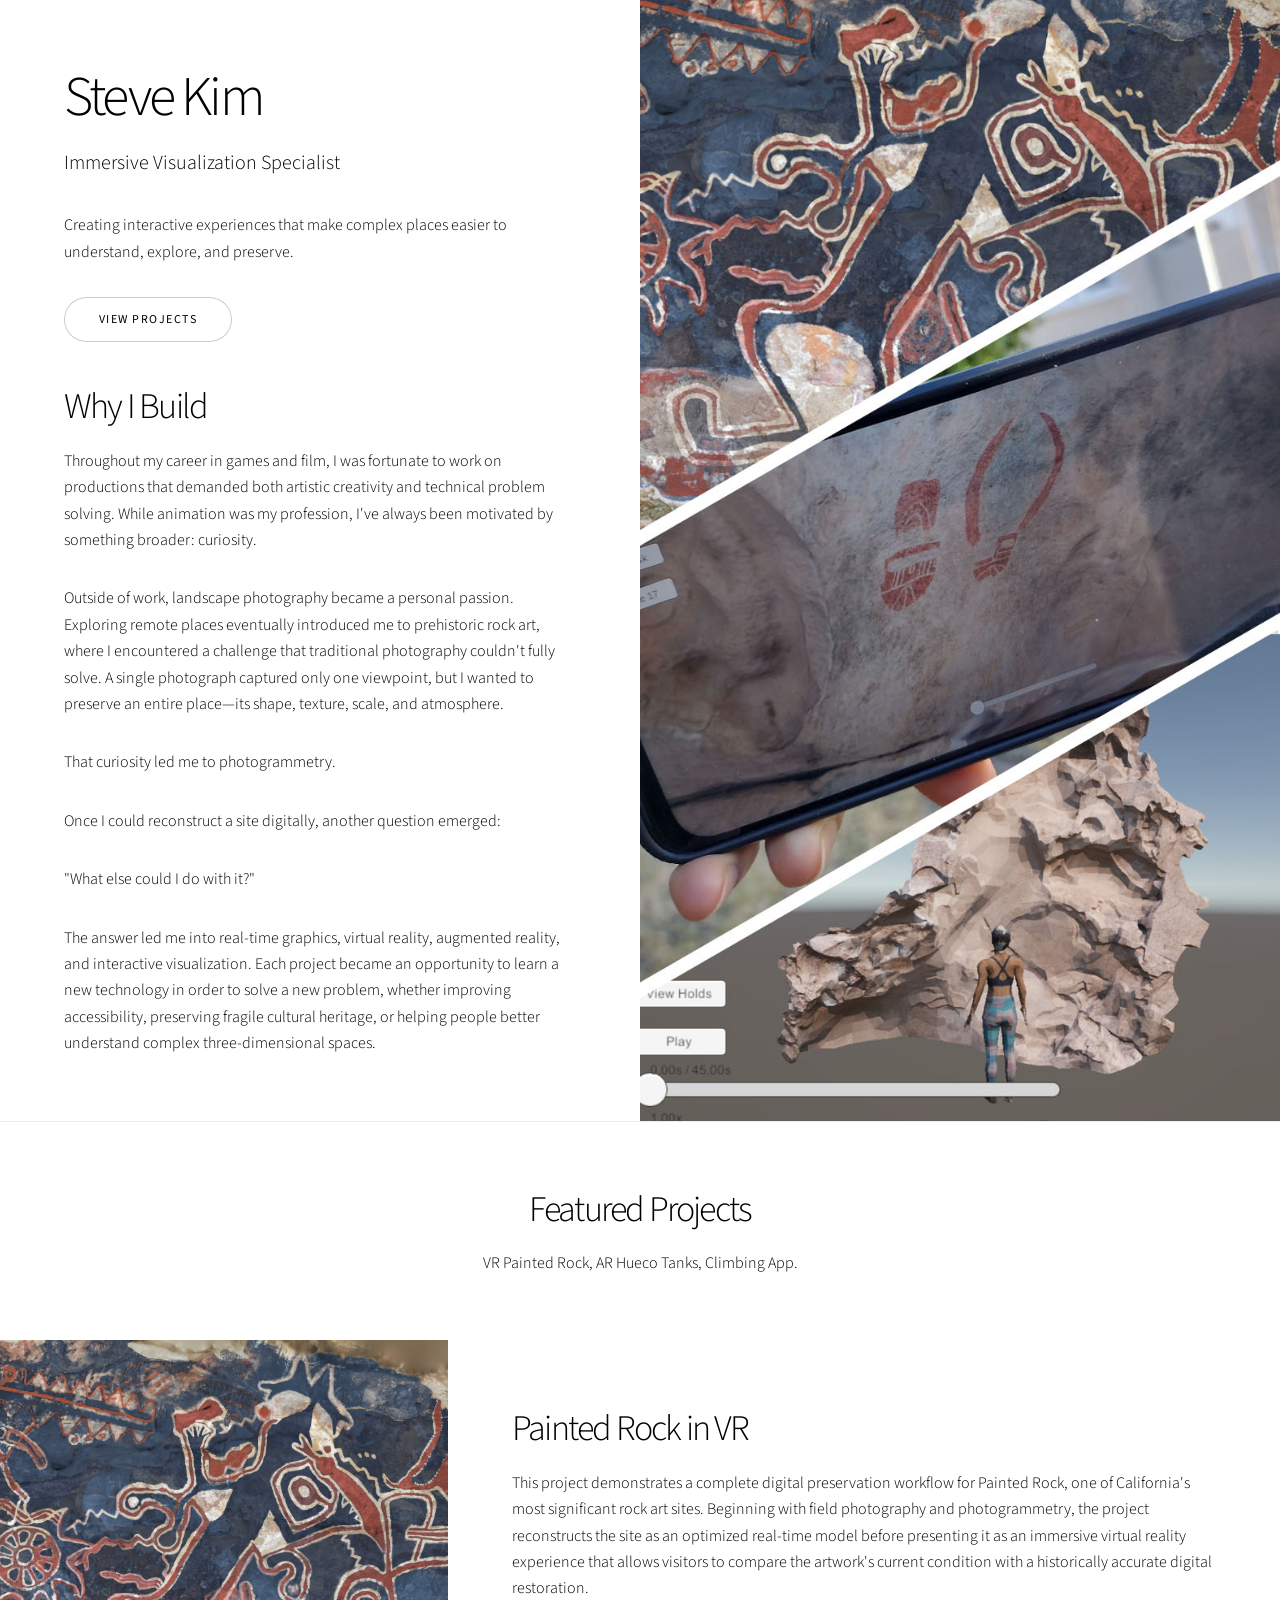
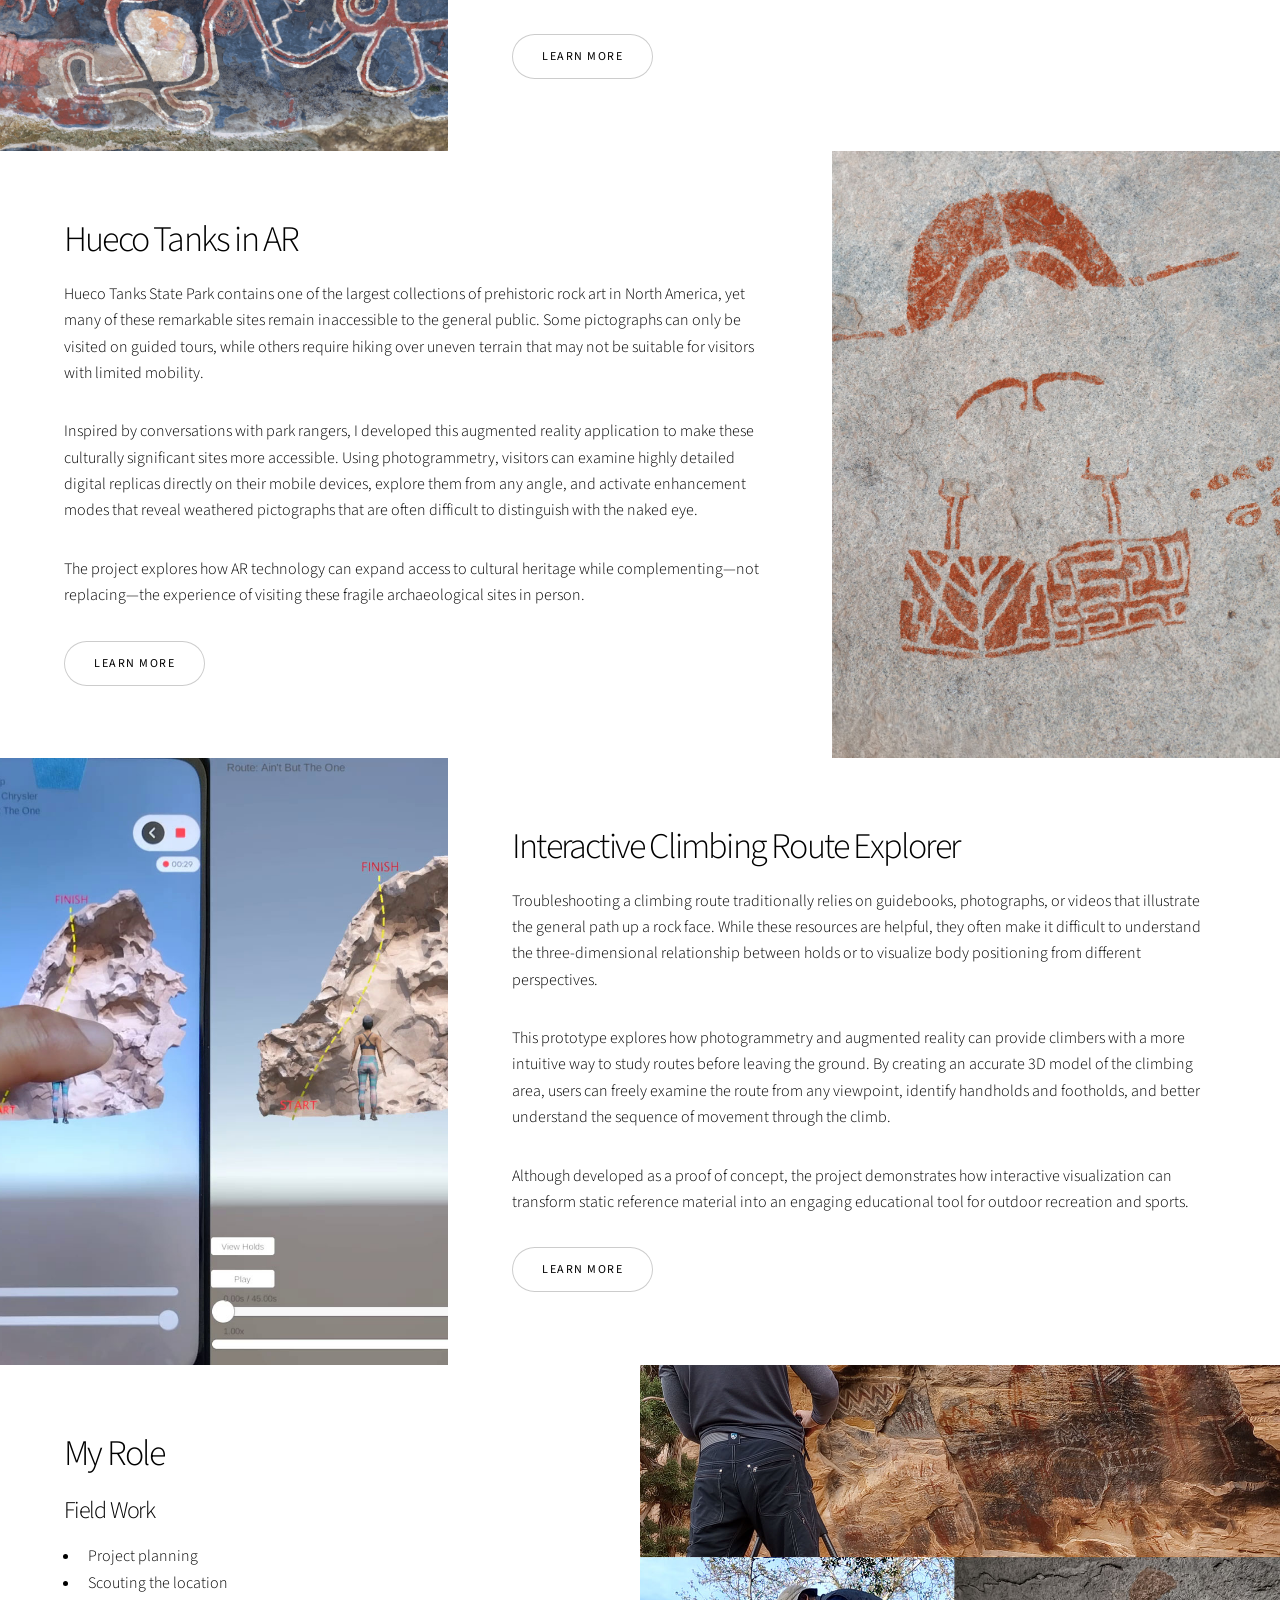
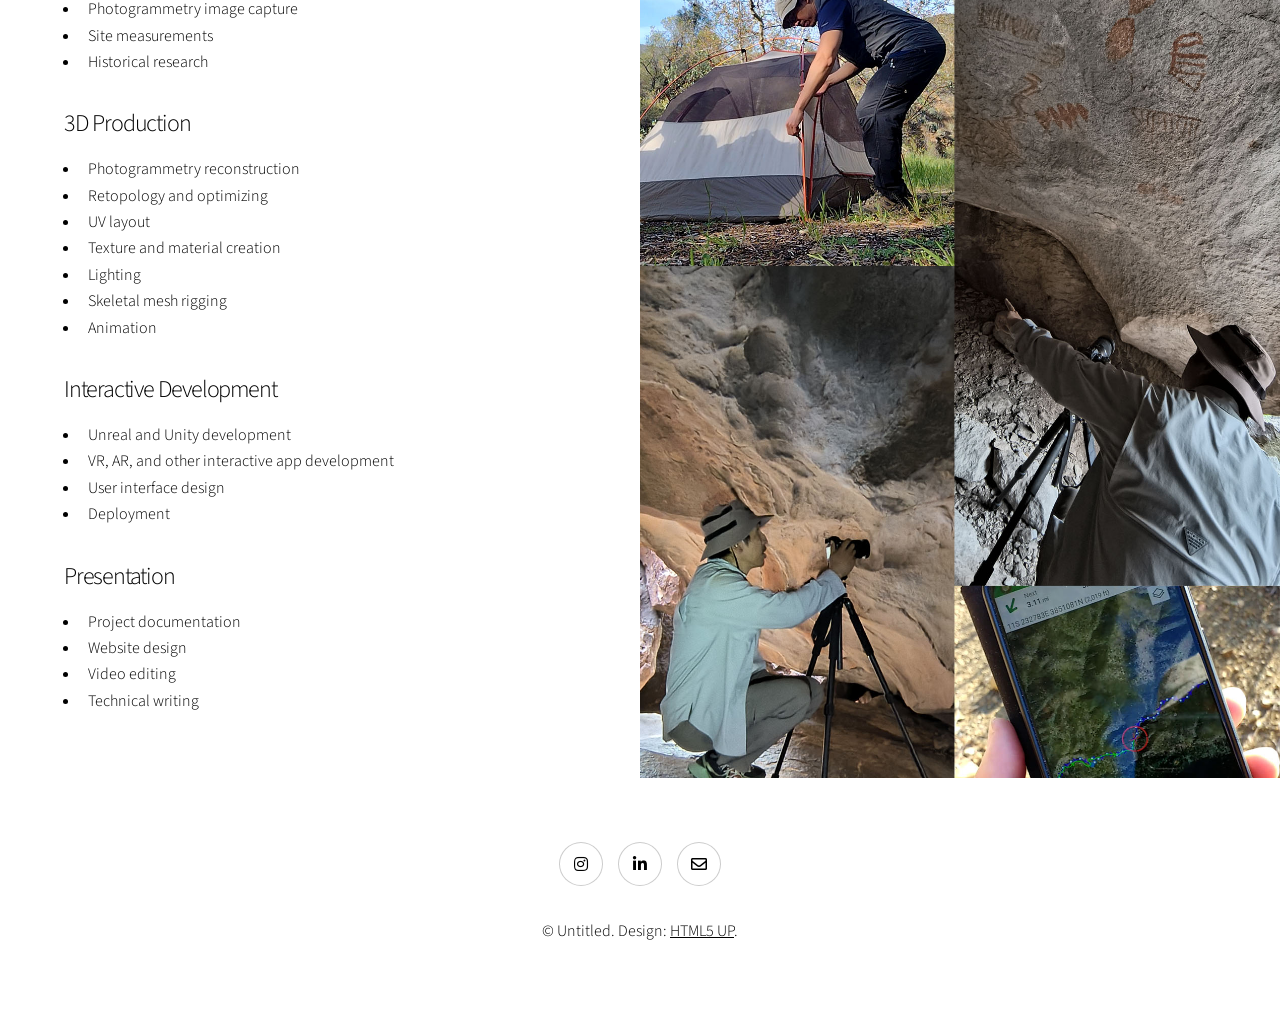
<file: index.html>
<!DOCTYPE HTML>
<!--
	Story by HTML5 UP
	html5up.net | @ajlkn
	Free for personal and commercial use under the CCA 3.0 license (html5up.net/license)
-->
<html>
	<head>
		<title>Steve Kim Senior 3D Visualization & XR Developer</title>
		<meta charset="utf-8" />
		<meta name="viewport" content="width=device-width, initial-scale=1, user-scalable=no" />
		<link rel="stylesheet" href="assets/css/main.css" />
		<noscript><link rel="stylesheet" href="assets/css/noscript.css" /></noscript>
	</head>
	<body class="is-preload">

		<!-- Wrapper -->
		<div id="wrapper" class="divided">

			<!-- Title -->
			<section class="banner style1 orient-left content-align-left image-position-right fullscreen onload-image-fade-in onload-content-fade-right">
				<div class="content">
					<h1>Steve Kim</h1>
					<p class="major">Immersive Visualization Specialist</p>
					<p>Creating interactive experiences that make complex places easier to understand, explore, and preserve.</p>
					<ul class="actions stacked">
						<li><a href="#first" class="button big wide smooth-scroll-middle">View Projects</a></li>
					</ul>
					<h2>Why I Build</h2>
					<p>
						Throughout my career in games and film, I was fortunate to work on productions that demanded both 
						artistic creativity and technical problem solving. While animation was my profession, 
						I've always been motivated by something broader: curiosity.
<p>

<p>
	Outside of work, landscape photography became a personal passion. Exploring remote places eventually introduced me to prehistoric rock art, 
	where I encountered a challenge that traditional photography couldn't fully solve. A single photograph captured only one viewpoint, 
	but I wanted to preserve an entire place—its shape, texture, scale, and atmosphere.
<p>

	That curiosity led me to photogrammetry.

<p>
	Once I could reconstruct a site digitally, another question emerged:
<p>

<p>
	"What else could I do with it?"
	<p>
	<p>
		The answer led me into real-time graphics, virtual reality, augmented reality, and interactive visualization. 
		Each project became an opportunity to learn a new technology in order to solve a new problem, whether improving accessibility, 
		preserving fragile cultural heritage, or helping people better understand complex three-dimensional spaces.
	</p>
</div>
				<div class="image">
					<img src="images/Home.jpg" alt="" />
				</div>
			</section>
<!-- One -->
<section class="wrapper style1 align-center">
	<div class="inner">
		<h2>Featured Projects</h2>
		<p>VR Painted Rock, AR Hueco Tanks, Climbing App.</p>
	</div>
			<!-- Two -->
			<section class="spotlight style1 orient-right content-align-left image-position-center onscroll-image-fade-in" id="first">
				<div class="content">
					<h2>Painted Rock in VR</h2>
					<p>This project demonstrates a complete digital preservation workflow for Painted Rock, 
					one of California's most significant rock art sites. 
					Beginning with field photography and photogrammetry, 
					the project reconstructs the site as an optimized real-time model before presenting it as 
					an immersive virtual reality experience that allows visitors 
					to compare the artwork's current condition with a historically accurate digital restoration.</p>
					<ul class="actions stacked">
						<li><a href="paintedrock.html" class="button">Learn More</a></li>
					</ul>
				</div>
				<div class="image">
					<img src="images/VR/5_5.jpg" alt="" />
				</div>
			</section>

			<!-- Three -->
			<section class="spotlight style1 orient-left content-align-left image-position-center onscroll-image-fade-in">
				<div class="content">
					<h2>Hueco Tanks in AR</h2>
					<p>
						Hueco Tanks State Park contains one of the largest collections of prehistoric rock art in North America, 
						yet many of these remarkable sites remain inaccessible to the general public. Some pictographs can only be visited on guided tours, 
						while others require hiking over uneven terrain that may not be suitable for visitors with limited mobility.
					<p>
					<p>
						Inspired by conversations with park rangers, 
						I developed this augmented reality application to make these culturally significant sites more accessible. Using photogrammetry, visitors can examine highly detailed digital replicas directly on their mobile devices, explore them from any angle, and activate enhancement modes that reveal weathered pictographs that are often difficult to distinguish with the naked eye.
					<p>
					<p>
						The project explores how AR technology can expand access to cultural heritage 
						while complementing—not replacing—the experience of visiting these fragile archaeological sites in person.
					</p>
					<ul class="actions stacked">
						<li><a href="huecotanks.html" class="button">Learn More</a></li>
					</ul>
				</div>
				<div class="image">
					<img src="images/AR/3_4.jpg" alt="" />
				</div>
			</section>

			<!-- Four -->
			<section class="spotlight style1 orient-right content-align-left image-position-center onscroll-image-fade-in">
				<div class="content">
					<h2>Interactive Climbing Route Explorer</h2>
					<p>
						Troubleshooting a climbing route traditionally relies on guidebooks, photographs, 
						or videos that illustrate the general path up a rock face. While these resources are helpful, 
						they often make it difficult to understand the three-dimensional relationship between holds 
						or to visualize body positioning from different perspectives.
					<p>
					<p>
						This prototype explores how photogrammetry and augmented reality can provide climbers with a more intuitive way to study routes before leaving the ground. 
						By creating an accurate 3D model of the climbing area, users can freely examine the route from any viewpoint, 
						identify handholds and footholds, and better understand the sequence of movement through the climb.
					<p>

					<p>
						Although developed as a proof of concept, the project demonstrates how interactive visualization 
						can transform static reference material into an engaging educational tool for outdoor recreation and sports.
					</p>
					<ul class="actions stacked">
						<li><a href="climb.html" class="button">Learn More</a></li>
					</ul>
				</div>
				<div class="image">
					<img src="images/Climb/5_1.jpg" alt="" />
				</div>
			</section>

				<!-- Role -->
				<section class="banner style1 orient-left content-align-left image-position-right fullscreen onload-image-fade-in onload-content-fade-right">
					<div class="content">
						<h2>My Role</h2>
						<h3>Field Work</h3>
						<ul>
							<li>Project planning</li>
							<li>Scouting the location</li>
							<li>Photogrammetry image capture</li>
							<li>Site measurements</li>
							<li>Historical research</li>
						</ul>
						<h3>3D Production</h3>
						<ul>
							<li>Photogrammetry reconstruction</li>
							<li>Retopology and optimizing</li>
							<li>UV layout</li>
							<li>Texture and material creation</li>
							<li>Lighting</li>
							<li>Skeletal mesh rigging</li>
							<li>Animation</li>
						</ul>
						<h3>Interactive Development</h3>
						<ul>
							<li>Unreal and Unity development</li>
							<li>VR, AR, and other interactive app development</li>
							<li>User interface design</li>
							<li>Deployment</li>
						</ul>
						<h3>Presentation</h3>
						<ul>
							<li>Project documentation</li>
							<li>Website design</li>
							<li>Video editing</li>
							<li>Technical writing</li>
						</ul>
					</div>
					<div class="image">
						<img src="images/Me.jpg" alt="" />
					</div>
				</section>

			<!-- Footer -->
			<footer class="wrapper style1 align-center">
				<div class="inner">
					<ul class="icons">
						<li>
							<a href="https://www.instagram.com/stevek_photo/"
							   target="_blank"
							   rel="noopener noreferrer"
							   class="icon brands style2 fa-instagram">
								<span class="label">Instagram</span>
							</a>
						</li>

						<li>
							<a href="https://www.linkedin.com/in/steve-kim-animator/"
							   target="_blank"
							   rel="noopener noreferrer"
							   class="icon brands style2 fa-linkedin-in">
								<span class="label">LinkedIn</span>
							</a>
						</li>

						<li>
							<a href="mailto:stevek8375@yahoo.com"
							   class="icon style2 fa-envelope">
								<span class="label">Email</span>
							</a>
						</li>
					</ul>
					<p>&copy; Untitled. Design: <a href="https://html5up.net">HTML5 UP</a>.</p>
				</div>
			</footer>

		</div>

		<!-- Scripts -->
			<script src="assets/js/jquery.min.js"></script>
			<script src="assets/js/jquery.scrollex.min.js"></script>
			<script src="assets/js/jquery.scrolly.min.js"></script>
			<script src="assets/js/browser.min.js"></script>
			<script src="assets/js/breakpoints.min.js"></script>
			<script src="assets/js/util.js"></script>
			<script src="assets/js/main.js"></script>

	</body>
</html>
</file>
<file: assets/css/noscript.css>
/*
	Story by HTML5 UP
	html5up.net | @ajlkn
	Free for personal and commercial use under the CCA 3.0 license (html5up.net/license)
*/

/* Banner (transitions) */

	.banner.onload-content-fade-up .content {
		-moz-transition: none;
		-webkit-transition: none;
		-ms-transition: none;
		transition: none;
	}

	body.is-preload .banner.onload-content-fade-up .content {
		-moz-transform: none;
		-webkit-transform: none;
		-ms-transform: none;
		transform: none;
		opacity: 1;
	}

	.banner.onload-content-fade-down .content {
		-moz-transition: none;
		-webkit-transition: none;
		-ms-transition: none;
		transition: none;
	}

	body.is-preload .banner.onload-content-fade-down .content {
		-moz-transform: none;
		-webkit-transform: none;
		-ms-transform: none;
		transform: none;
		opacity: 1;
	}

	.banner.onload-content-fade-left .content {
		-moz-transition: none;
		-webkit-transition: none;
		-ms-transition: none;
		transition: none;
	}

	body.is-preload .banner.onload-content-fade-left .content {
		-moz-transform: none;
		-webkit-transform: none;
		-ms-transform: none;
		transform: none;
		opacity: 1;
	}

	.banner.onload-content-fade-right .content {
		-moz-transition: none;
		-webkit-transition: none;
		-ms-transition: none;
		transition: none;
	}

	body.is-preload .banner.onload-content-fade-right .content {
		-moz-transform: none;
		-webkit-transform: none;
		-ms-transform: none;
		transform: none;
		opacity: 1;
	}

	.banner.onload-content-fade-in .content {
		-moz-transition: none;
		-webkit-transition: none;
		-ms-transition: none;
		transition: none;
	}

	body.is-preload .banner.onload-content-fade-in .content {
		-moz-transform: none;
		-webkit-transform: none;
		-ms-transform: none;
		transform: none;
		opacity: 1;
	}

	.banner.onload-image-fade-up .image {
		-moz-transition: none;
		-webkit-transition: none;
		-ms-transition: none;
		transition: none;
	}

		.banner.onload-image-fade-up .image img {
			-moz-transition: none;
			-webkit-transition: none;
			-ms-transition: none;
			transition: none;
		}

	body.is-preload .banner.onload-image-fade-up .image {
		-moz-transform: none;
		-webkit-transform: none;
		-ms-transform: none;
		transform: none;
		opacity: 1;
	}

		body.is-preload .banner.onload-image-fade-up .image img {
			opacity: 1;
		}

	.banner.onload-image-fade-down .image {
		-moz-transition: none;
		-webkit-transition: none;
		-ms-transition: none;
		transition: none;
	}

		.banner.onload-image-fade-down .image img {
			-moz-transition: none;
			-webkit-transition: none;
			-ms-transition: none;
			transition: none;
		}

	body.is-preload .banner.onload-image-fade-down .image {
		-moz-transform: none;
		-webkit-transform: none;
		-ms-transform: none;
		transform: none;
		opacity: 1;
	}

		body.is-preload .banner.onload-image-fade-down .image img {
			opacity: 1;
		}

	.banner.onload-image-fade-left .image {
		-moz-transition: none;
		-webkit-transition: none;
		-ms-transition: none;
		transition: none;
	}

		.banner.onload-image-fade-left .image img {
			-moz-transition: none;
			-webkit-transition: none;
			-ms-transition: none;
			transition: none;
		}

	body.is-preload .banner.onload-image-fade-left .image {
		-moz-transform: none;
		-webkit-transform: none;
		-ms-transform: none;
		transform: none;
		opacity: 1;
	}

		body.is-preload .banner.onload-image-fade-left .image img {
			opacity: 1;
		}

	.banner.onload-image-fade-right .image {
		-moz-transition: none;
		-webkit-transition: none;
		-ms-transition: none;
		transition: none;
	}

		.banner.onload-image-fade-right .image img {
			-moz-transition: none;
			-webkit-transition: none;
			-ms-transition: none;
			transition: none;
		}

	body.is-preload .banner.onload-image-fade-right .image {
		-moz-transform: none;
		-webkit-transform: none;
		-ms-transform: none;
		transform: none;
		opacity: 1;
	}

		body.is-preload .banner.onload-image-fade-right .image img {
			opacity: 1;
		}

	.banner.onload-image-fade-in .image img {
		-moz-transition: none;
		-webkit-transition: none;
		-ms-transition: none;
		transition: none;
	}

	body.is-preload .banner.onload-image-fade-in .image img {
		opacity: 1;
	}

	.banner.onscroll-content-fade-up .content {
		-moz-transition: none;
		-webkit-transition: none;
		-ms-transition: none;
		transition: none;
	}

	.banner.onscroll-content-fade-up.is-inactive .content {
		-moz-transform: none;
		-webkit-transform: none;
		-ms-transform: none;
		transform: none;
		opacity: 1;
	}

	.banner.onscroll-content-fade-down .content {
		-moz-transition: none;
		-webkit-transition: none;
		-ms-transition: none;
		transition: none;
	}

	.banner.onscroll-content-fade-down.is-inactive .content {
		-moz-transform: none;
		-webkit-transform: none;
		-ms-transform: none;
		transform: none;
		opacity: 1;
	}

	.banner.onscroll-content-fade-left .content {
		-moz-transition: none;
		-webkit-transition: none;
		-ms-transition: none;
		transition: none;
	}

	.banner.onscroll-content-fade-left.is-inactive .content {
		-moz-transform: none;
		-webkit-transform: none;
		-ms-transform: none;
		transform: none;
		opacity: 1;
	}

	.banner.onscroll-content-fade-right .content {
		-moz-transition: none;
		-webkit-transition: none;
		-ms-transition: none;
		transition: none;
	}

	.banner.onscroll-content-fade-right.is-inactive .content {
		-moz-transform: none;
		-webkit-transform: none;
		-ms-transform: none;
		transform: none;
		opacity: 1;
	}

	.banner.onscroll-content-fade-in .content {
		-moz-transition: none;
		-webkit-transition: none;
		-ms-transition: none;
		transition: none;
	}

	.banner.onscroll-content-fade-in.is-inactive .content {
		-moz-transform: none;
		-webkit-transform: none;
		-ms-transform: none;
		transform: none;
		opacity: 1;
	}

	.banner.onscroll-image-fade-up .image {
		-moz-transition: none;
		-webkit-transition: none;
		-ms-transition: none;
		transition: none;
	}

		.banner.onscroll-image-fade-up .image img {
			-moz-transition: none;
			-webkit-transition: none;
			-ms-transition: none;
			transition: none;
		}

	.banner.onscroll-image-fade-up.is-inactive .image {
		-moz-transform: none;
		-webkit-transform: none;
		-ms-transform: none;
		transform: none;
		opacity: 1;
	}

		.banner.onscroll-image-fade-up.is-inactive .image img {
			opacity: 1;
		}

	.banner.onscroll-image-fade-down .image {
		-moz-transition: none;
		-webkit-transition: none;
		-ms-transition: none;
		transition: none;
	}

		.banner.onscroll-image-fade-down .image img {
			-moz-transition: none;
			-webkit-transition: none;
			-ms-transition: none;
			transition: none;
		}

	.banner.onscroll-image-fade-down.is-inactive .image {
		-moz-transform: none;
		-webkit-transform: none;
		-ms-transform: none;
		transform: none;
		opacity: 1;
	}

		.banner.onscroll-image-fade-down.is-inactive .image img {
			opacity: 1;
		}

	.banner.onscroll-image-fade-left .image {
		-moz-transition: none;
		-webkit-transition: none;
		-ms-transition: none;
		transition: none;
	}

		.banner.onscroll-image-fade-left .image img {
			-moz-transition: none;
			-webkit-transition: none;
			-ms-transition: none;
			transition: none;
		}

	.banner.onscroll-image-fade-left.is-inactive .image {
		-moz-transform: none;
		-webkit-transform: none;
		-ms-transform: none;
		transform: none;
		opacity: 1;
	}

		.banner.onscroll-image-fade-left.is-inactive .image img {
			opacity: 1;
		}

	.banner.onscroll-image-fade-right .image {
		-moz-transition: none;
		-webkit-transition: none;
		-ms-transition: none;
		transition: none;
	}

		.banner.onscroll-image-fade-right .image img {
			-moz-transition: none;
			-webkit-transition: none;
			-ms-transition: none;
			transition: none;
		}

	.banner.onscroll-image-fade-right.is-inactive .image {
		-moz-transform: none;
		-webkit-transform: none;
		-ms-transform: none;
		transform: none;
		opacity: 1;
	}

		.banner.onscroll-image-fade-right.is-inactive .image img {
			opacity: 1;
		}

	.banner.onscroll-image-fade-in .image img {
		-moz-transition: none;
		-webkit-transition: none;
		-ms-transition: none;
		transition: none;
	}

	.banner.onscroll-image-fade-in.is-inactive .image img {
		opacity: 1;
	}
</file>
<file: assets/css/main.css>
@import url(fontawesome-all.min.css);
@import url("https://fonts.googleapis.com/css?family=Source+Sans+Pro:300,300i,400,400i");

/*
	Story by HTML5 UP
	html5up.net | @ajlkn
	Free for personal and commercial use under the CCA 3.0 license (html5up.net/license)
*/

html, body, div, span, applet, object,
iframe, h1, h2, h3, h4, h5, h6, p, blockquote,
pre, a, abbr, acronym, address, big, cite,
code, del, dfn, em, img, ins, kbd, q, s, samp,
small, strike, strong, sub, sup, tt, var, b,
u, i, center, dl, dt, dd, ol, ul, li, fieldset,
form, label, legend, table, caption, tbody,
tfoot, thead, tr, th, td, article, aside,
canvas, details, embed, figure, figcaption,
footer, header, hgroup, menu, nav, output, ruby,
section, summary, time, mark, audio, video {
	margin: 0;
	padding: 0;
	border: 0;
	font-size: 100%;
	font: inherit;
	vertical-align: baseline;}

article, aside, details, figcaption, figure,
footer, header, hgroup, menu, nav, section {
	display: block;}

body {
	line-height: 1;
}

ol, ul {
	list-style: none;
}

blockquote, q {
	quotes: none;
}

	blockquote:before, blockquote:after, q:before, q:after {
		content: '';
		content: none;
	}

table {
	border-collapse: collapse;
	border-spacing: 0;
}

body {
	-webkit-text-size-adjust: none;
}

mark {
	background-color: transparent;
	color: inherit;
}

input::-moz-focus-inner {
	border: 0;
	padding: 0;
}

input, select, textarea {
	-moz-appearance: none;
	-webkit-appearance: none;
	-ms-appearance: none;
	appearance: none;
}

/* Basic */

	@-ms-viewport {
		width: device-width;
	}

	body {
		-ms-overflow-style: scrollbar;
	}

	@media screen and (max-width: 480px) {

		html, body {
			min-width: 320px;
		}

	}

	html {
		box-sizing: border-box;
	}

	*, *:before, *:after {
		box-sizing: inherit;
	}

	body {
		background: #ffffff;
	}

		body.is-preload *, body.is-preload *:before, body.is-preload *:after {
			-moz-animation: none !important;
			-webkit-animation: none !important;
			-ms-animation: none !important;
			animation: none !important;
			-moz-transition: none !important;
			-webkit-transition: none !important;
			-ms-transition: none !important;
			transition: none !important;
		}

/* Type */

	html {
		font-size: 18pt;
	}

		@media screen and (max-width: 1680px) {

			html {
				font-size: 14pt;
			}

		}

		@media screen and (max-width: 1280px) {

			html {
				font-size: 12pt;
			}

		}

		@media screen and (max-width: 736px) {

			html {
				font-size: 11pt;
			}

		}

		@media screen and (max-width: 360px) {

			html {
				font-size: 10pt;
			}

		}

	body {
		background-color: #ffffff;
		color: #000000;
	}

	body, input, select, textarea {
		font-family: "Source Sans Pro", Helvetica, sans-serif;
		font-size: 1rem;
		font-weight: 300;
		line-height: 1.65;
	}

	a {
		-moz-transition: color 0.2s ease-in-out;
		-webkit-transition: color 0.2s ease-in-out;
		-ms-transition: color 0.2s ease-in-out;
		transition: color 0.2s ease-in-out;
		text-decoration: underline;
	}

		a:hover {
			text-decoration: none;
		}

	strong, b {
		font-weight: 400;
	}

	em, i {
		font-style: italic;
	}

	p {
		margin: 0 0 2rem 0;
	}

		p.major {
			font-size: 1.25rem;
		}

	h1, h2, h3, h4, h5, h6 {
		font-weight: 300;
		line-height: 1.375;
		letter-spacing: -0.05em;
		margin: 0 0 1rem 0;
	}

		h1 a, h2 a, h3 a, h4 a, h5 a, h6 a {
			color: inherit;
			text-decoration: none;
		}

	h1 {
		font-size: 3.5rem;
		line-height: 1.2;
	}

	h2 {
		font-size: 2.25rem;
	}

	h3 {
		font-size: 1.5rem;
	}

	h4 {
		font-size: 1.1rem;
	}

	h5 {
		font-size: 0.9rem;
	}

	h6 {
		font-size: 0.7rem;
	}

	sub {
		font-size: 0.8rem;
		position: relative;
		top: 0.5rem;
	}

	sup {
		font-size: 0.8rem;
		position: relative;
		top: -0.5rem;
	}

	blockquote {
		border-left: solid 4px;
		font-style: italic;
		margin: 0 0 2rem 0;
		padding: 0.5rem 0 0.5rem 2rem;
	}

	code {
		border-radius: 4px;
		font-family: "Courier New", monospace;
		font-size: 0.9em;
		margin: 0 0.25rem;
		padding: 0.25rem 0.325rem;
	}

	pre {
		-webkit-overflow-scrolling: touch;
		font-family: "Courier New", monospace;
		font-size: 0.9em;
		margin: 0 0 2rem 0;
	}

		pre code {
			display: block;
			line-height: 1.5;
			padding: 0.75rem 1rem;
			overflow-x: auto;
		}

	hr {
		border: 0;
		border-bottom: solid 1px;
		margin: 2.5rem 0;
	}

		hr.major {
			margin: 3.5rem 0;
		}

	.align-left {
		text-align: left;
	}

	.align-center {
		text-align: center;
	}

	.align-right {
		text-align: right;
	}

	@media screen and (max-width: 736px) {

		p.major {
			font-size: 1.1rem;
		}

		h1 {
			font-size: 2.5rem;
		}

		h2 {
			font-size: 2rem;
		}

		h3 {
			font-size: 1.25rem;
		}

		h4 {
			font-size: 1rem;
		}

	}

	input, select, textarea {
		color: #000000;
	}

	a {
		color: #000000;
	}

		a:hover {
			color: #47D3E5;
		}

	strong, b {
		color: #000000;
	}

	h1, h2, h3, h4, h5, h6 {
		color: #000000;
	}

	blockquote {
		border-left-color: rgba(0, 0, 0, 0.2);
	}

	code {
		background: rgba(0, 0, 0, 0.05);
		border-color: rgba(0, 0, 0, 0.2);
	}

	hr {
		border-bottom-color: rgba(0, 0, 0, 0.2);
	}

/* Row */

	.row {
		display: flex;
		flex-wrap: wrap;
		box-sizing: border-box;
		align-items: stretch;
	}

		.row > * {
			box-sizing: border-box;
		}

		.row.gtr-uniform > * > :last-child {
			margin-bottom: 0;
		}

		.row.aln-left {
			justify-content: flex-start;
		}

		.row.aln-center {
			justify-content: center;
		}

		.row.aln-right {
			justify-content: flex-end;
		}

		.row.aln-top {
			align-items: flex-start;
		}

		.row.aln-middle {
			align-items: center;
		}

		.row.aln-bottom {
			align-items: flex-end;
		}

		.row > .imp {
			order: -1;
		}

		.row > .col-1 {
			width: 8.33333%;
		}

		.row > .off-1 {
			margin-left: 8.33333%;
		}

		.row > .col-2 {
			width: 16.66667%;
		}

		.row > .off-2 {
			margin-left: 16.66667%;
		}

		.row > .col-3 {
			width: 25%;
		}

		.row > .off-3 {
			margin-left: 25%;
		}

		.row > .col-4 {
			width: 33.33333%;
		}

		.row > .off-4 {
			margin-left: 33.33333%;
		}

		.row > .col-5 {
			width: 41.66667%;
		}

		.row > .off-5 {
			margin-left: 41.66667%;
		}

		.row > .col-6 {
			width: 50%;
		}

		.row > .off-6 {
			margin-left: 50%;
		}

		.row > .col-7 {
			width: 58.33333%;
		}

		.row > .off-7 {
			margin-left: 58.33333%;
		}

		.row > .col-8 {
			width: 66.66667%;
		}

		.row > .off-8 {
			margin-left: 66.66667%;
		}

		.row > .col-9 {
			width: 75%;
		}

		.row > .off-9 {
			margin-left: 75%;
		}

		.row > .col-10 {
			width: 83.33333%;
		}

		.row > .off-10 {
			margin-left: 83.33333%;
		}

		.row > .col-11 {
			width: 91.66667%;
		}

		.row > .off-11 {
			margin-left: 91.66667%;
		}

		.row > .col-12 {
			width: 100%;
		}

		.row > .off-12 {
			margin-left: 100%;
		}

		.row.gtr-0 {
			margin-top: 0;
			margin-left: 0rem;
		}

			.row.gtr-0 > * {
				padding: 0 0 0 0rem;
			}

			.row.gtr-0.gtr-uniform {
				margin-top: 0rem;
			}

				.row.gtr-0.gtr-uniform > * {
					padding-top: 0rem;
				}

		.row.gtr-25 {
			margin-top: 0;
			margin-left: -0.5rem;
		}

			.row.gtr-25 > * {
				padding: 0 0 0 0.5rem;
			}

			.row.gtr-25.gtr-uniform {
				margin-top: -0.5rem;
			}

				.row.gtr-25.gtr-uniform > * {
					padding-top: 0.5rem;
				}

		.row.gtr-50 {
			margin-top: 0;
			margin-left: -1rem;
		}

			.row.gtr-50 > * {
				padding: 0 0 0 1rem;
			}

			.row.gtr-50.gtr-uniform {
				margin-top: -1rem;
			}

				.row.gtr-50.gtr-uniform > * {
					padding-top: 1rem;
				}

		.row {
			margin-top: 0;
			margin-left: -2rem;
		}

			.row > * {
				padding: 0 0 0 2rem;
			}

			.row.gtr-uniform {
				margin-top: -2rem;
			}

				.row.gtr-uniform > * {
					padding-top: 2rem;
				}

		.row.gtr-150 {
			margin-top: 0;
			margin-left: -3rem;
		}

			.row.gtr-150 > * {
				padding: 0 0 0 3rem;
			}

			.row.gtr-150.gtr-uniform {
				margin-top: -3rem;
			}

				.row.gtr-150.gtr-uniform > * {
					padding-top: 3rem;
				}

		.row.gtr-200 {
			margin-top: 0;
			margin-left: -4rem;
		}

			.row.gtr-200 > * {
				padding: 0 0 0 4rem;
			}

			.row.gtr-200.gtr-uniform {
				margin-top: -4rem;
			}

				.row.gtr-200.gtr-uniform > * {
					padding-top: 4rem;
				}

		@media screen and (max-width: 1680px) {

			.row {
				display: flex;
				flex-wrap: wrap;
				box-sizing: border-box;
				align-items: stretch;
			}

				.row > * {
					box-sizing: border-box;
				}

				.row.gtr-uniform > * > :last-child {
					margin-bottom: 0;
				}

				.row.aln-left {
					justify-content: flex-start;
				}

				.row.aln-center {
					justify-content: center;
				}

				.row.aln-right {
					justify-content: flex-end;
				}

				.row.aln-top {
					align-items: flex-start;
				}

				.row.aln-middle {
					align-items: center;
				}

				.row.aln-bottom {
					align-items: flex-end;
				}

				.row > .imp-xlarge {
					order: -1;
				}

				.row > .col-1-xlarge {
					width: 8.33333%;
				}

				.row > .off-1-xlarge {
					margin-left: 8.33333%;
				}

				.row > .col-2-xlarge {
					width: 16.66667%;
				}

				.row > .off-2-xlarge {
					margin-left: 16.66667%;
				}

				.row > .col-3-xlarge {
					width: 25%;
				}

				.row > .off-3-xlarge {
					margin-left: 25%;
				}

				.row > .col-4-xlarge {
					width: 33.33333%;
				}

				.row > .off-4-xlarge {
					margin-left: 33.33333%;
				}

				.row > .col-5-xlarge {
					width: 41.66667%;
				}

				.row > .off-5-xlarge {
					margin-left: 41.66667%;
				}

				.row > .col-6-xlarge {
					width: 50%;
				}

				.row > .off-6-xlarge {
					margin-left: 50%;
				}

				.row > .col-7-xlarge {
					width: 58.33333%;
				}

				.row > .off-7-xlarge {
					margin-left: 58.33333%;
				}

				.row > .col-8-xlarge {
					width: 66.66667%;
				}

				.row > .off-8-xlarge {
					margin-left: 66.66667%;
				}

				.row > .col-9-xlarge {
					width: 75%;
				}

				.row > .off-9-xlarge {
					margin-left: 75%;
				}

				.row > .col-10-xlarge {
					width: 83.33333%;
				}

				.row > .off-10-xlarge {
					margin-left: 83.33333%;
				}

				.row > .col-11-xlarge {
					width: 91.66667%;
				}

				.row > .off-11-xlarge {
					margin-left: 91.66667%;
				}

				.row > .col-12-xlarge {
					width: 100%;
				}

				.row > .off-12-xlarge {
					margin-left: 100%;
				}

				.row.gtr-0 {
					margin-top: 0;
					margin-left: 0rem;
				}

					.row.gtr-0 > * {
						padding: 0 0 0 0rem;
					}

					.row.gtr-0.gtr-uniform {
						margin-top: 0rem;
					}

						.row.gtr-0.gtr-uniform > * {
							padding-top: 0rem;
						}

				.row.gtr-25 {
					margin-top: 0;
					margin-left: -0.5rem;
				}

					.row.gtr-25 > * {
						padding: 0 0 0 0.5rem;
					}

					.row.gtr-25.gtr-uniform {
						margin-top: -0.5rem;
					}

						.row.gtr-25.gtr-uniform > * {
							padding-top: 0.5rem;
						}

				.row.gtr-50 {
					margin-top: 0;
					margin-left: -1rem;
				}

					.row.gtr-50 > * {
						padding: 0 0 0 1rem;
					}

					.row.gtr-50.gtr-uniform {
						margin-top: -1rem;
					}

						.row.gtr-50.gtr-uniform > * {
							padding-top: 1rem;
						}

				.row {
					margin-top: 0;
					margin-left: -2rem;
				}

					.row > * {
						padding: 0 0 0 2rem;
					}

					.row.gtr-uniform {
						margin-top: -2rem;
					}

						.row.gtr-uniform > * {
							padding-top: 2rem;
						}

				.row.gtr-150 {
					margin-top: 0;
					margin-left: -3rem;
				}

					.row.gtr-150 > * {
						padding: 0 0 0 3rem;
					}

					.row.gtr-150.gtr-uniform {
						margin-top: -3rem;
					}

						.row.gtr-150.gtr-uniform > * {
							padding-top: 3rem;
						}

				.row.gtr-200 {
					margin-top: 0;
					margin-left: -4rem;
				}

					.row.gtr-200 > * {
						padding: 0 0 0 4rem;
					}

					.row.gtr-200.gtr-uniform {
						margin-top: -4rem;
					}

						.row.gtr-200.gtr-uniform > * {
							padding-top: 4rem;
						}

		}

		@media screen and (max-width: 1280px) {

			.row {
				display: flex;
				flex-wrap: wrap;
				box-sizing: border-box;
				align-items: stretch;
			}

				.row > * {
					box-sizing: border-box;
				}

				.row.gtr-uniform > * > :last-child {
					margin-bottom: 0;
				}

				.row.aln-left {
					justify-content: flex-start;
				}

				.row.aln-center {
					justify-content: center;
				}

				.row.aln-right {
					justify-content: flex-end;
				}

				.row.aln-top {
					align-items: flex-start;
				}

				.row.aln-middle {
					align-items: center;
				}

				.row.aln-bottom {
					align-items: flex-end;
				}

				.row > .imp-large {
					order: -1;
				}

				.row > .col-1-large {
					width: 8.33333%;
				}

				.row > .off-1-large {
					margin-left: 8.33333%;
				}

				.row > .col-2-large {
					width: 16.66667%;
				}

				.row > .off-2-large {
					margin-left: 16.66667%;
				}

				.row > .col-3-large {
					width: 25%;
				}

				.row > .off-3-large {
					margin-left: 25%;
				}

				.row > .col-4-large {
					width: 33.33333%;
				}

				.row > .off-4-large {
					margin-left: 33.33333%;
				}

				.row > .col-5-large {
					width: 41.66667%;
				}

				.row > .off-5-large {
					margin-left: 41.66667%;
				}

				.row > .col-6-large {
					width: 50%;
				}

				.row > .off-6-large {
					margin-left: 50%;
				}

				.row > .col-7-large {
					width: 58.33333%;
				}

				.row > .off-7-large {
					margin-left: 58.33333%;
				}

				.row > .col-8-large {
					width: 66.66667%;
				}

				.row > .off-8-large {
					margin-left: 66.66667%;
				}

				.row > .col-9-large {
					width: 75%;
				}

				.row > .off-9-large {
					margin-left: 75%;
				}

				.row > .col-10-large {
					width: 83.33333%;
				}

				.row > .off-10-large {
					margin-left: 83.33333%;
				}

				.row > .col-11-large {
					width: 91.66667%;
				}

				.row > .off-11-large {
					margin-left: 91.66667%;
				}

				.row > .col-12-large {
					width: 100%;
				}

				.row > .off-12-large {
					margin-left: 100%;
				}

				.row.gtr-0 {
					margin-top: 0;
					margin-left: 0rem;
				}

					.row.gtr-0 > * {
						padding: 0 0 0 0rem;
					}

					.row.gtr-0.gtr-uniform {
						margin-top: 0rem;
					}

						.row.gtr-0.gtr-uniform > * {
							padding-top: 0rem;
						}

				.row.gtr-25 {
					margin-top: 0;
					margin-left: -0.5rem;
				}

					.row.gtr-25 > * {
						padding: 0 0 0 0.5rem;
					}

					.row.gtr-25.gtr-uniform {
						margin-top: -0.5rem;
					}

						.row.gtr-25.gtr-uniform > * {
							padding-top: 0.5rem;
						}

				.row.gtr-50 {
					margin-top: 0;
					margin-left: -1rem;
				}

					.row.gtr-50 > * {
						padding: 0 0 0 1rem;
					}

					.row.gtr-50.gtr-uniform {
						margin-top: -1rem;
					}

						.row.gtr-50.gtr-uniform > * {
							padding-top: 1rem;
						}

				.row {
					margin-top: 0;
					margin-left: -2rem;
				}

					.row > * {
						padding: 0 0 0 2rem;
					}

					.row.gtr-uniform {
						margin-top: -2rem;
					}

						.row.gtr-uniform > * {
							padding-top: 2rem;
						}

				.row.gtr-150 {
					margin-top: 0;
					margin-left: -3rem;
				}

					.row.gtr-150 > * {
						padding: 0 0 0 3rem;
					}

					.row.gtr-150.gtr-uniform {
						margin-top: -3rem;
					}

						.row.gtr-150.gtr-uniform > * {
							padding-top: 3rem;
						}

				.row.gtr-200 {
					margin-top: 0;
					margin-left: -4rem;
				}

					.row.gtr-200 > * {
						padding: 0 0 0 4rem;
					}

					.row.gtr-200.gtr-uniform {
						margin-top: -4rem;
					}

						.row.gtr-200.gtr-uniform > * {
							padding-top: 4rem;
						}

		}

		@media screen and (max-width: 980px) {

			.row {
				display: flex;
				flex-wrap: wrap;
				box-sizing: border-box;
				align-items: stretch;
			}

				.row > * {
					box-sizing: border-box;
				}

				.row.gtr-uniform > * > :last-child {
					margin-bottom: 0;
				}

				.row.aln-left {
					justify-content: flex-start;
				}

				.row.aln-center {
					justify-content: center;
				}

				.row.aln-right {
					justify-content: flex-end;
				}

				.row.aln-top {
					align-items: flex-start;
				}

				.row.aln-middle {
					align-items: center;
				}

				.row.aln-bottom {
					align-items: flex-end;
				}

				.row > .imp-medium {
					order: -1;
				}

				.row > .col-1-medium {
					width: 8.33333%;
				}

				.row > .off-1-medium {
					margin-left: 8.33333%;
				}

				.row > .col-2-medium {
					width: 16.66667%;
				}

				.row > .off-2-medium {
					margin-left: 16.66667%;
				}

				.row > .col-3-medium {
					width: 25%;
				}

				.row > .off-3-medium {
					margin-left: 25%;
				}

				.row > .col-4-medium {
					width: 33.33333%;
				}

				.row > .off-4-medium {
					margin-left: 33.33333%;
				}

				.row > .col-5-medium {
					width: 41.66667%;
				}

				.row > .off-5-medium {
					margin-left: 41.66667%;
				}

				.row > .col-6-medium {
					width: 50%;
				}

				.row > .off-6-medium {
					margin-left: 50%;
				}

				.row > .col-7-medium {
					width: 58.33333%;
				}

				.row > .off-7-medium {
					margin-left: 58.33333%;
				}

				.row > .col-8-medium {
					width: 66.66667%;
				}

				.row > .off-8-medium {
					margin-left: 66.66667%;
				}

				.row > .col-9-medium {
					width: 75%;
				}

				.row > .off-9-medium {
					margin-left: 75%;
				}

				.row > .col-10-medium {
					width: 83.33333%;
				}

				.row > .off-10-medium {
					margin-left: 83.33333%;
				}

				.row > .col-11-medium {
					width: 91.66667%;
				}

				.row > .off-11-medium {
					margin-left: 91.66667%;
				}

				.row > .col-12-medium {
					width: 100%;
				}

				.row > .off-12-medium {
					margin-left: 100%;
				}

				.row.gtr-0 {
					margin-top: 0;
					margin-left: 0rem;
				}

					.row.gtr-0 > * {
						padding: 0 0 0 0rem;
					}

					.row.gtr-0.gtr-uniform {
						margin-top: 0rem;
					}

						.row.gtr-0.gtr-uniform > * {
							padding-top: 0rem;
						}

				.row.gtr-25 {
					margin-top: 0;
					margin-left: -0.5rem;
				}

					.row.gtr-25 > * {
						padding: 0 0 0 0.5rem;
					}

					.row.gtr-25.gtr-uniform {
						margin-top: -0.5rem;
					}

						.row.gtr-25.gtr-uniform > * {
							padding-top: 0.5rem;
						}

				.row.gtr-50 {
					margin-top: 0;
					margin-left: -1rem;
				}

					.row.gtr-50 > * {
						padding: 0 0 0 1rem;
					}

					.row.gtr-50.gtr-uniform {
						margin-top: -1rem;
					}

						.row.gtr-50.gtr-uniform > * {
							padding-top: 1rem;
						}

				.row {
					margin-top: 0;
					margin-left: -2rem;
				}

					.row > * {
						padding: 0 0 0 2rem;
					}

					.row.gtr-uniform {
						margin-top: -2rem;
					}

						.row.gtr-uniform > * {
							padding-top: 2rem;
						}

				.row.gtr-150 {
					margin-top: 0;
					margin-left: -3rem;
				}

					.row.gtr-150 > * {
						padding: 0 0 0 3rem;
					}

					.row.gtr-150.gtr-uniform {
						margin-top: -3rem;
					}

						.row.gtr-150.gtr-uniform > * {
							padding-top: 3rem;
						}

				.row.gtr-200 {
					margin-top: 0;
					margin-left: -4rem;
				}

					.row.gtr-200 > * {
						padding: 0 0 0 4rem;
					}

					.row.gtr-200.gtr-uniform {
						margin-top: -4rem;
					}

						.row.gtr-200.gtr-uniform > * {
							padding-top: 4rem;
						}

		}

		@media screen and (max-width: 736px) {

			.row {
				display: flex;
				flex-wrap: wrap;
				box-sizing: border-box;
				align-items: stretch;
			}

				.row > * {
					box-sizing: border-box;
				}

				.row.gtr-uniform > * > :last-child {
					margin-bottom: 0;
				}

				.row.aln-left {
					justify-content: flex-start;
				}

				.row.aln-center {
					justify-content: center;
				}

				.row.aln-right {
					justify-content: flex-end;
				}

				.row.aln-top {
					align-items: flex-start;
				}

				.row.aln-middle {
					align-items: center;
				}

				.row.aln-bottom {
					align-items: flex-end;
				}

				.row > .imp-small {
					order: -1;
				}

				.row > .col-1-small {
					width: 8.33333%;
				}

				.row > .off-1-small {
					margin-left: 8.33333%;
				}

				.row > .col-2-small {
					width: 16.66667%;
				}

				.row > .off-2-small {
					margin-left: 16.66667%;
				}

				.row > .col-3-small {
					width: 25%;
				}

				.row > .off-3-small {
					margin-left: 25%;
				}

				.row > .col-4-small {
					width: 33.33333%;
				}

				.row > .off-4-small {
					margin-left: 33.33333%;
				}

				.row > .col-5-small {
					width: 41.66667%;
				}

				.row > .off-5-small {
					margin-left: 41.66667%;
				}

				.row > .col-6-small {
					width: 50%;
				}

				.row > .off-6-small {
					margin-left: 50%;
				}

				.row > .col-7-small {
					width: 58.33333%;
				}

				.row > .off-7-small {
					margin-left: 58.33333%;
				}

				.row > .col-8-small {
					width: 66.66667%;
				}

				.row > .off-8-small {
					margin-left: 66.66667%;
				}

				.row > .col-9-small {
					width: 75%;
				}

				.row > .off-9-small {
					margin-left: 75%;
				}

				.row > .col-10-small {
					width: 83.33333%;
				}

				.row > .off-10-small {
					margin-left: 83.33333%;
				}

				.row > .col-11-small {
					width: 91.66667%;
				}

				.row > .off-11-small {
					margin-left: 91.66667%;
				}

				.row > .col-12-small {
					width: 100%;
				}

				.row > .off-12-small {
					margin-left: 100%;
				}

				.row.gtr-0 {
					margin-top: 0;
					margin-left: 0rem;
				}

					.row.gtr-0 > * {
						padding: 0 0 0 0rem;
					}

					.row.gtr-0.gtr-uniform {
						margin-top: 0rem;
					}

						.row.gtr-0.gtr-uniform > * {
							padding-top: 0rem;
						}

				.row.gtr-25 {
					margin-top: 0;
					margin-left: -0.5rem;
				}

					.row.gtr-25 > * {
						padding: 0 0 0 0.5rem;
					}

					.row.gtr-25.gtr-uniform {
						margin-top: -0.5rem;
					}

						.row.gtr-25.gtr-uniform > * {
							padding-top: 0.5rem;
						}

				.row.gtr-50 {
					margin-top: 0;
					margin-left: -1rem;
				}

					.row.gtr-50 > * {
						padding: 0 0 0 1rem;
					}

					.row.gtr-50.gtr-uniform {
						margin-top: -1rem;
					}

						.row.gtr-50.gtr-uniform > * {
							padding-top: 1rem;
						}

				.row {
					margin-top: 0;
					margin-left: -2rem;
				}

					.row > * {
						padding: 0 0 0 2rem;
					}

					.row.gtr-uniform {
						margin-top: -2rem;
					}

						.row.gtr-uniform > * {
							padding-top: 2rem;
						}

				.row.gtr-150 {
					margin-top: 0;
					margin-left: -3rem;
				}

					.row.gtr-150 > * {
						padding: 0 0 0 3rem;
					}

					.row.gtr-150.gtr-uniform {
						margin-top: -3rem;
					}

						.row.gtr-150.gtr-uniform > * {
							padding-top: 3rem;
						}

				.row.gtr-200 {
					margin-top: 0;
					margin-left: -4rem;
				}

					.row.gtr-200 > * {
						padding: 0 0 0 4rem;
					}

					.row.gtr-200.gtr-uniform {
						margin-top: -4rem;
					}

						.row.gtr-200.gtr-uniform > * {
							padding-top: 4rem;
						}

		}

		@media screen and (max-width: 480px) {

			.row {
				display: flex;
				flex-wrap: wrap;
				box-sizing: border-box;
				align-items: stretch;
			}

				.row > * {
					box-sizing: border-box;
				}

				.row.gtr-uniform > * > :last-child {
					margin-bottom: 0;
				}

				.row.aln-left {
					justify-content: flex-start;
				}

				.row.aln-center {
					justify-content: center;
				}

				.row.aln-right {
					justify-content: flex-end;
				}

				.row.aln-top {
					align-items: flex-start;
				}

				.row.aln-middle {
					align-items: center;
				}

				.row.aln-bottom {
					align-items: flex-end;
				}

				.row > .imp-xsmall {
					order: -1;
				}

				.row > .col-1-xsmall {
					width: 8.33333%;
				}

				.row > .off-1-xsmall {
					margin-left: 8.33333%;
				}

				.row > .col-2-xsmall {
					width: 16.66667%;
				}

				.row > .off-2-xsmall {
					margin-left: 16.66667%;
				}

				.row > .col-3-xsmall {
					width: 25%;
				}

				.row > .off-3-xsmall {
					margin-left: 25%;
				}

				.row > .col-4-xsmall {
					width: 33.33333%;
				}

				.row > .off-4-xsmall {
					margin-left: 33.33333%;
				}

				.row > .col-5-xsmall {
					width: 41.66667%;
				}

				.row > .off-5-xsmall {
					margin-left: 41.66667%;
				}

				.row > .col-6-xsmall {
					width: 50%;
				}

				.row > .off-6-xsmall {
					margin-left: 50%;
				}

				.row > .col-7-xsmall {
					width: 58.33333%;
				}

				.row > .off-7-xsmall {
					margin-left: 58.33333%;
				}

				.row > .col-8-xsmall {
					width: 66.66667%;
				}

				.row > .off-8-xsmall {
					margin-left: 66.66667%;
				}

				.row > .col-9-xsmall {
					width: 75%;
				}

				.row > .off-9-xsmall {
					margin-left: 75%;
				}

				.row > .col-10-xsmall {
					width: 83.33333%;
				}

				.row > .off-10-xsmall {
					margin-left: 83.33333%;
				}

				.row > .col-11-xsmall {
					width: 91.66667%;
				}

				.row > .off-11-xsmall {
					margin-left: 91.66667%;
				}

				.row > .col-12-xsmall {
					width: 100%;
				}

				.row > .off-12-xsmall {
					margin-left: 100%;
				}

				.row.gtr-0 {
					margin-top: 0;
					margin-left: 0rem;
				}

					.row.gtr-0 > * {
						padding: 0 0 0 0rem;
					}

					.row.gtr-0.gtr-uniform {
						margin-top: 0rem;
					}

						.row.gtr-0.gtr-uniform > * {
							padding-top: 0rem;
						}

				.row.gtr-25 {
					margin-top: 0;
					margin-left: -0.5rem;
				}

					.row.gtr-25 > * {
						padding: 0 0 0 0.5rem;
					}

					.row.gtr-25.gtr-uniform {
						margin-top: -0.5rem;
					}

						.row.gtr-25.gtr-uniform > * {
							padding-top: 0.5rem;
						}

				.row.gtr-50 {
					margin-top: 0;
					margin-left: -1rem;
				}

					.row.gtr-50 > * {
						padding: 0 0 0 1rem;
					}

					.row.gtr-50.gtr-uniform {
						margin-top: -1rem;
					}

						.row.gtr-50.gtr-uniform > * {
							padding-top: 1rem;
						}

				.row {
					margin-top: 0;
					margin-left: -2rem;
				}

					.row > * {
						padding: 0 0 0 2rem;
					}

					.row.gtr-uniform {
						margin-top: -2rem;
					}

						.row.gtr-uniform > * {
							padding-top: 2rem;
						}

				.row.gtr-150 {
					margin-top: 0;
					margin-left: -3rem;
				}

					.row.gtr-150 > * {
						padding: 0 0 0 3rem;
					}

					.row.gtr-150.gtr-uniform {
						margin-top: -3rem;
					}

						.row.gtr-150.gtr-uniform > * {
							padding-top: 3rem;
						}

				.row.gtr-200 {
					margin-top: 0;
					margin-left: -4rem;
				}

					.row.gtr-200 > * {
						padding: 0 0 0 4rem;
					}

					.row.gtr-200.gtr-uniform {
						margin-top: -4rem;
					}

						.row.gtr-200.gtr-uniform > * {
							padding-top: 4rem;
						}

		}

		@media screen and (max-width: 360px) {

			.row {
				display: flex;
				flex-wrap: wrap;
				box-sizing: border-box;
				align-items: stretch;
			}

				.row > * {
					box-sizing: border-box;
				}

				.row.gtr-uniform > * > :last-child {
					margin-bottom: 0;
				}

				.row.aln-left {
					justify-content: flex-start;
				}

				.row.aln-center {
					justify-content: center;
				}

				.row.aln-right {
					justify-content: flex-end;
				}

				.row.aln-top {
					align-items: flex-start;
				}

				.row.aln-middle {
					align-items: center;
				}

				.row.aln-bottom {
					align-items: flex-end;
				}

				.row > .imp-xxsmall {
					order: -1;
				}

				.row > .col-1-xxsmall {
					width: 8.33333%;
				}

				.row > .off-1-xxsmall {
					margin-left: 8.33333%;
				}

				.row > .col-2-xxsmall {
					width: 16.66667%;
				}

				.row > .off-2-xxsmall {
					margin-left: 16.66667%;
				}

				.row > .col-3-xxsmall {
					width: 25%;
				}

				.row > .off-3-xxsmall {
					margin-left: 25%;
				}

				.row > .col-4-xxsmall {
					width: 33.33333%;
				}

				.row > .off-4-xxsmall {
					margin-left: 33.33333%;
				}

				.row > .col-5-xxsmall {
					width: 41.66667%;
				}

				.row > .off-5-xxsmall {
					margin-left: 41.66667%;
				}

				.row > .col-6-xxsmall {
					width: 50%;
				}

				.row > .off-6-xxsmall {
					margin-left: 50%;
				}

				.row > .col-7-xxsmall {
					width: 58.33333%;
				}

				.row > .off-7-xxsmall {
					margin-left: 58.33333%;
				}

				.row > .col-8-xxsmall {
					width: 66.66667%;
				}

				.row > .off-8-xxsmall {
					margin-left: 66.66667%;
				}

				.row > .col-9-xxsmall {
					width: 75%;
				}

				.row > .off-9-xxsmall {
					margin-left: 75%;
				}

				.row > .col-10-xxsmall {
					width: 83.33333%;
				}

				.row > .off-10-xxsmall {
					margin-left: 83.33333%;
				}

				.row > .col-11-xxsmall {
					width: 91.66667%;
				}

				.row > .off-11-xxsmall {
					margin-left: 91.66667%;
				}

				.row > .col-12-xxsmall {
					width: 100%;
				}

				.row > .off-12-xxsmall {
					margin-left: 100%;
				}

				.row.gtr-0 {
					margin-top: 0;
					margin-left: 0rem;
				}

					.row.gtr-0 > * {
						padding: 0 0 0 0rem;
					}

					.row.gtr-0.gtr-uniform {
						margin-top: 0rem;
					}

						.row.gtr-0.gtr-uniform > * {
							padding-top: 0rem;
						}

				.row.gtr-25 {
					margin-top: 0;
					margin-left: -0.5rem;
				}

					.row.gtr-25 > * {
						padding: 0 0 0 0.5rem;
					}

					.row.gtr-25.gtr-uniform {
						margin-top: -0.5rem;
					}

						.row.gtr-25.gtr-uniform > * {
							padding-top: 0.5rem;
						}

				.row.gtr-50 {
					margin-top: 0;
					margin-left: -1rem;
				}

					.row.gtr-50 > * {
						padding: 0 0 0 1rem;
					}

					.row.gtr-50.gtr-uniform {
						margin-top: -1rem;
					}

						.row.gtr-50.gtr-uniform > * {
							padding-top: 1rem;
						}

				.row {
					margin-top: 0;
					margin-left: -2rem;
				}

					.row > * {
						padding: 0 0 0 2rem;
					}

					.row.gtr-uniform {
						margin-top: -2rem;
					}

						.row.gtr-uniform > * {
							padding-top: 2rem;
						}

				.row.gtr-150 {
					margin-top: 0;
					margin-left: -3rem;
				}

					.row.gtr-150 > * {
						padding: 0 0 0 3rem;
					}

					.row.gtr-150.gtr-uniform {
						margin-top: -3rem;
					}

						.row.gtr-150.gtr-uniform > * {
							padding-top: 3rem;
						}

				.row.gtr-200 {
					margin-top: 0;
					margin-left: -4rem;
				}

					.row.gtr-200 > * {
						padding: 0 0 0 4rem;
					}

					.row.gtr-200.gtr-uniform {
						margin-top: -4rem;
					}

						.row.gtr-200.gtr-uniform > * {
							padding-top: 4rem;
						}

		}

/* Box */

	.box {
		border-radius: 4px;
		border: solid 1px;
		margin-bottom: 2rem;
		padding: 1.5rem;
	}

		.box > :last-child,
		.box > :last-child > :last-child,
		.box > :last-child > :last-child > :last-child {
			margin-bottom: 0;
		}

		.box.alt {
			border: 0;
			border-radius: 0;
			padding: 0;
		}

	.box {
		border-color: rgba(0, 0, 0, 0.2);
	}

/* Button */

	input[type="submit"],
	input[type="reset"],
	input[type="button"],
	button,
	.button {
		-moz-appearance: none;
		-webkit-appearance: none;
		-ms-appearance: none;
		appearance: none;
		-moz-transition: background-color 0.2s ease-in-out, box-shadow 0.2s ease-in-out, color 0.2s ease-in-out;
		-webkit-transition: background-color 0.2s ease-in-out, box-shadow 0.2s ease-in-out, color 0.2s ease-in-out;
		-ms-transition: background-color 0.2s ease-in-out, box-shadow 0.2s ease-in-out, color 0.2s ease-in-out;
		transition: background-color 0.2s ease-in-out, box-shadow 0.2s ease-in-out, color 0.2s ease-in-out;
		border: 0;
		cursor: pointer;
		display: inline-block;
		font-weight: 400;
		letter-spacing: 0.125em;
		text-align: center;
		text-decoration: none;
		text-transform: uppercase;
		white-space: nowrap;
		font-size: 0.75rem;
		max-width: 20rem;
		height: 3.75em;
		line-height: 3.75em;
		border-radius: 3.75em;
		padding: 0 2.5em;
		text-overflow: ellipsis;
		overflow: hidden;
	}

		input[type="submit"].icon:before,
		input[type="reset"].icon:before,
		input[type="button"].icon:before,
		button.icon:before,
		.button.icon:before {
			margin-right: 0.5rem;
		}

		input[type="submit"].fit,
		input[type="reset"].fit,
		input[type="button"].fit,
		button.fit,
		.button.fit {
			width: 100%;
		}

		input[type="submit"].small,
		input[type="reset"].small,
		input[type="button"].small,
		button.small,
		.button.small {
			font-size: 0.6rem;
			height: 3.325em;
			line-height: 3.325em;
			border-radius: 3.325em;
			padding: 0 2em;
		}

		input[type="submit"].large,
		input[type="reset"].large,
		input[type="button"].large,
		button.large,
		.button.large {
			font-size: 0.8rem;
			height: 4em;
			line-height: 4em;
			border-radius: 4em;
			padding: 0 3em;
		}

		input[type="submit"].wide,
		input[type="reset"].wide,
		input[type="button"].wide,
		button.wide,
		.button.wide {
			min-width: 14em;
		}

		input[type="submit"].disabled, input[type="submit"]:disabled,
		input[type="reset"].disabled,
		input[type="reset"]:disabled,
		input[type="button"].disabled,
		input[type="button"]:disabled,
		button.disabled,
		button:disabled,
		.button.disabled,
		.button:disabled {
			pointer-events: none;
			opacity: 0.25;
		}

	input[type="submit"],
	input[type="reset"],
	input[type="button"],
	button,
	.button {
		background-color: transparent;
		box-shadow: inset 0 0 0 1px rgba(0, 0, 0, 0.2);
		color: #000000 !important;
	}

		input[type="submit"]:hover,
		input[type="reset"]:hover,
		input[type="button"]:hover,
		button:hover,
		.button:hover {
			box-shadow: inset 0 0 0 1px #47D3E5;
			color: #47D3E5 !important;
		}

		input[type="submit"]:active,
		input[type="reset"]:active,
		input[type="button"]:active,
		button:active,
		.button:active {
			background-color: rgba(71, 211, 229, 0.2);
			box-shadow: inset 0 0 0 1px #47D3E5;
			color: #47D3E5 !important;
		}

		input[type="submit"].primary,
		input[type="reset"].primary,
		input[type="button"].primary,
		button.primary,
		.button.primary {
			background-color: #000000;
			box-shadow: none;
			color: #ffffff !important;
		}

			input[type="submit"].primary:hover,
			input[type="reset"].primary:hover,
			input[type="button"].primary:hover,
			button.primary:hover,
			.button.primary:hover {
				background-color: #47D3E5;
			}

			input[type="submit"].primary:active,
			input[type="reset"].primary:active,
			input[type="button"].primary:active,
			button.primary:active,
			.button.primary:active {
				background-color: #1ebdd1;
			}

/* Form */

	form {
		margin: 0 0 2rem 0;
	}

		form > :last-child {
			margin-bottom: 0;
		}

		form > .fields {
			display: -moz-flex;
			display: -webkit-flex;
			display: -ms-flex;
			display: flex;
			-moz-flex-wrap: wrap;
			-webkit-flex-wrap: wrap;
			-ms-flex-wrap: wrap;
			flex-wrap: wrap;
			width: calc(100% + 3rem);
			margin: -1.5rem 0 2rem -1.5rem;
		}

			form > .fields > .field {
				-moz-flex-grow: 0;
				-webkit-flex-grow: 0;
				-ms-flex-grow: 0;
				flex-grow: 0;
				-moz-flex-shrink: 0;
				-webkit-flex-shrink: 0;
				-ms-flex-shrink: 0;
				flex-shrink: 0;
				padding: 1.5rem 0 0 1.5rem;
				width: calc(100% - 1.5rem);
			}

				form > .fields > .field.half {
					width: calc(50% - 0.75rem);
				}

				form > .fields > .field.third {
					width: calc(100%/3 - 0.5rem);
				}

				form > .fields > .field.quarter {
					width: calc(25% - 0.375rem);
				}

		@media screen and (max-width: 480px) {

			form > .fields {
				width: calc(100% + 3rem);
				margin: -1.5rem 0 2rem -1.5rem;
			}

				form > .fields > .field {
					padding: 1.5rem 0 0 1.5rem;
					width: calc(100% - 1.5rem);
				}

					form > .fields > .field.half {
						width: calc(100% - 1.5rem);
					}

					form > .fields > .field.third {
						width: calc(100% - 1.5rem);
					}

					form > .fields > .field.quarter {
						width: calc(100% - 1.5rem);
					}

		}

	label {
		display: block;
		font-size: 0.9rem;
		font-weight: 400;
		margin: 0 0 1rem 0;
	}

	input[type="text"],
	input[type="password"],
	input[type="email"],
	input[type="tel"],
	input[type="search"],
	input[type="url"],
	select,
	textarea {
		-moz-appearance: none;
		-webkit-appearance: none;
		-ms-appearance: none;
		appearance: none;
		background-color: transparent;
		border-radius: 4px;
		border: none;
		border: solid 1px;
		color: inherit;
		display: block;
		outline: 0;
		padding: 0 0.825rem;
		text-decoration: none;
		width: 100%;
	}

		input[type="text"]:invalid,
		input[type="password"]:invalid,
		input[type="email"]:invalid,
		input[type="tel"]:invalid,
		input[type="search"]:invalid,
		input[type="url"]:invalid,
		select:invalid,
		textarea:invalid {
			box-shadow: none;
		}

	select {
		background-size: 1.25rem;
		background-repeat: no-repeat;
		background-position: calc(100% - 1rem) center;
		height: 2.75rem;
		padding-right: 2.75rem;
		text-overflow: ellipsis;
	}

		select:focus::-ms-value {
			background-color: transparent;
		}

		select::-ms-expand {
			display: none;
		}

	input[type="text"],
	input[type="password"],
	input[type="email"],
	input[type="tel"],
	input[type="search"],
	input[type="url"],
	select {
		height: 2.75rem;
	}

	textarea {
		padding: 0.75rem 1rem;
	}

	input[type="checkbox"],
	input[type="radio"] {
		-moz-appearance: none;
		-webkit-appearance: none;
		-ms-appearance: none;
		appearance: none;
		display: block;
		float: left;
		margin-right: -2rem;
		opacity: 0;
		width: 1rem;
		z-index: -1;
	}

		input[type="checkbox"] + label,
		input[type="radio"] + label {
			text-decoration: none;
			-moz-user-select: none;
			-webkit-user-select: none;
			-ms-user-select: none;
			user-select: none;
			cursor: pointer;
			display: inline-block;
			font-size: 1rem;
			font-weight: 300;
			padding-left: 2.4rem;
			padding-right: 0.75rem;
			position: relative;
			margin-bottom: 0;
		}

			input[type="checkbox"] + label:before,
			input[type="radio"] + label:before {
				-moz-osx-font-smoothing: grayscale;
				-webkit-font-smoothing: antialiased;
				display: inline-block;
				font-style: normal;
				font-variant: normal;
				text-rendering: auto;
				line-height: 1;
				text-transform: none !important;
				font-family: 'Font Awesome 5 Free';
				font-weight: 900;
			}

			input[type="checkbox"] + label:before,
			input[type="radio"] + label:before {
				border-radius: 4px;
				border: solid 1px;
				content: '';
				display: inline-block;
				font-size: 0.8rem;
				height: 1.65rem;
				left: 0;
				line-height: 1.65rem;
				position: absolute;
				text-align: center;
				top: 0;
				width: 1.65rem;
			}

		input[type="checkbox"]:checked + label:before,
		input[type="radio"]:checked + label:before {
			content: '\f00c';
		}

	input[type="checkbox"] + label:before {
		border-radius: 4px;
	}

	input[type="radio"] + label:before {
		border-radius: 100%;
	}

	::-webkit-input-placeholder {
		opacity: 1.0;
	}

	:-moz-placeholder {
		opacity: 1.0;
	}

	::-moz-placeholder {
		opacity: 1.0;
	}

	:-ms-input-placeholder {
		opacity: 1.0;
	}

	label {
		color: #000000;
	}

	input[type="text"],
	input[type="password"],
	input[type="email"],
	input[type="tel"],
	input[type="search"],
	input[type="url"],
	select,
	textarea {
		border-color: rgba(0, 0, 0, 0.2);
	}

		input[type="text"]:focus,
		input[type="password"]:focus,
		input[type="email"]:focus,
		input[type="tel"]:focus,
		input[type="search"]:focus,
		input[type="url"]:focus,
		select:focus,
		textarea:focus {
			border-color: #47D3E5;
			box-shadow: 0 0 0 1px #47D3E5;
		}

	select {
		background-image: url("data:image/svg+xml;charset=utf8,%3Csvg xmlns='http://www.w3.org/2000/svg' width='40' height='40' preserveAspectRatio='none' viewBox='0 0 40 40'%3E%3Cpath d='M9.4,12.3l10.4,10.4l10.4-10.4c0.2-0.2,0.5-0.4,0.9-0.4c0.3,0,0.6,0.1,0.9,0.4l3.3,3.3c0.2,0.2,0.4,0.5,0.4,0.9 c0,0.4-0.1,0.6-0.4,0.9L20.7,31.9c-0.2,0.2-0.5,0.4-0.9,0.4c-0.3,0-0.6-0.1-0.9-0.4L4.3,17.3c-0.2-0.2-0.4-0.5-0.4-0.9 c0-0.4,0.1-0.6,0.4-0.9l3.3-3.3c0.2-0.2,0.5-0.4,0.9-0.4S9.1,12.1,9.4,12.3z' fill='rgba(0, 0, 0, 0.2)' /%3E%3C/svg%3E");
	}

		select option {
			color: #000000;
			background: #ffffff;
		}

	input[type="checkbox"] + label,
	input[type="radio"] + label {
		color: #000000;
	}

		input[type="checkbox"] + label:before,
		input[type="radio"] + label:before {
			border-color: rgba(0, 0, 0, 0.2);
		}

	input[type="checkbox"]:checked + label:before,
	input[type="radio"]:checked + label:before {
		background-color: #000000;
		border-color: #000000;
		color: #ffffff;
	}

	input[type="checkbox"]:focus + label:before,
	input[type="radio"]:focus + label:before {
		border-color: #47D3E5;
		box-shadow: 0 0 0 1px #47D3E5;
	}

	::-webkit-input-placeholder {
		color: rgba(0, 0, 0, 0.75) !important;
	}

	:-moz-placeholder {
		color: rgba(0, 0, 0, 0.75) !important;
	}

	::-moz-placeholder {
		color: rgba(0, 0, 0, 0.75) !important;
	}

	:-ms-input-placeholder {
		color: rgba(0, 0, 0, 0.75) !important;
	}

/* Icon */

	.icon {
		text-decoration: none;
		border-bottom: none;
		position: relative;
		text-align: center;
	}

		.icon:before {
			-moz-osx-font-smoothing: grayscale;
			-webkit-font-smoothing: antialiased;
			display: inline-block;
			font-style: normal;
			font-variant: normal;
			text-rendering: auto;
			line-height: 1;
			text-transform: none !important;
			font-family: 'Font Awesome 5 Free';
			font-weight: 400;
		}

		.icon > .label {
			display: none;
		}

		.icon:before {
			line-height: inherit;
		}

		.icon.solid:before {
			font-weight: 900;
		}

		.icon.brands:before {
			font-family: 'Font Awesome 5 Brands';
		}

		.icon.style2:before {
			border-radius: 2.75em;
			display: inline-block;
			height: 2.75em;
			line-height: 2.75em;
			width: 2.75em;
		}

		.icon.major {
			display: block;
			margin: 0 0 1rem 0;
		}

			.icon.major:before {
				font-size: 1.25rem;
			}

	a.icon.style2:before {
		-moz-transition: background-color 0.2s ease-in-out, box-shadow 0.2s ease-in-out, color 0.2s ease-in-out;
		-webkit-transition: background-color 0.2s ease-in-out, box-shadow 0.2s ease-in-out, color 0.2s ease-in-out;
		-ms-transition: background-color 0.2s ease-in-out, box-shadow 0.2s ease-in-out, color 0.2s ease-in-out;
		transition: background-color 0.2s ease-in-out, box-shadow 0.2s ease-in-out, color 0.2s ease-in-out;
	}

	.icon.style2:before {
		box-shadow: inset 0 0 0 1px rgba(0, 0, 0, 0.2);
	}

	a.icon.style2:hover:before {
		box-shadow: inset 0 0 0 1px #47D3E5;
		color: #47D3E5;
	}

	a.icon.style2:active:before {
		background-color: rgba(71, 211, 229, 0.1);
		box-shadow: inset 0 0 0 1px #47D3E5;
		color: #47D3E5;
	}

/* Image */

	.image {
		border: 0;
		border-radius: 4px;
		display: inline-block;
		position: relative;
	}

		.image img {
			display: block;
			border-radius: 4px;
		}

		.image.left, .image.right {
			width: 40%;
			max-width: 10rem;
		}

			.image.left img, .image.right img {
				width: 100%;
			}

		.image.left {
			float: left;
			margin: 0 1.5rem 1rem 0;
			top: 0.25rem;
		}

		.image.right {
			float: right;
			margin: 0 0 1rem 1.5rem;
			top: 0.25rem;
		}

		.image.fit {
			display: block;
			margin: 0 0 2rem 0;
			width: 100%;
		}

			.image.fit img {
				width: 100%;
			}

		.image.main {
			display: block;
			margin: 0 0 3rem 0;
			width: 100%;
		}

			.image.main img {
				width: 100%;
			}

/* List */

	ol {
		list-style: decimal;
		margin: 0 0 2rem 0;
		padding-left: 1.25rem;
	}

		ol li {
			padding-left: 0.25rem;
		}

	ul {
		list-style: disc;
		margin: 0 0 2rem 0;
		padding-left: 1rem;
	}

		ul li {
			padding-left: 0.5rem;
		}

		ul.alt {
			list-style: none;
			padding-left: 0;
		}

			ul.alt li {
				border-top: solid 1px;
				padding: 0.5rem 0;
			}

				ul.alt li:first-child {
					border-top: 0;
					padding-top: 0;
				}

	dl {
		margin: 0 0 2rem 0;
	}

		dl dt {
			display: block;
			font-weight: 400;
			margin: 0 0 1rem 0;
		}

		dl dd {
			margin-left: 2rem;
		}

		dl.style2 dt {
			width: 25%;
			float: left;
		}

		dl.style2 dd {
			width: 70%;
			float: left;
		}

		dl.style2:after {
			content: '';
			display: block;
			clear: both;
		}

	ul.alt li {
		border-top-color: rgba(0, 0, 0, 0.2);
	}

/* Actions */

	ul.actions {
		display: -moz-flex;
		display: -webkit-flex;
		display: -ms-flex;
		display: flex;
		cursor: default;
		list-style: none;
		margin-left: -1rem;
		padding-left: 0;
	}

		ul.actions li {
			padding: 0 0 0 1rem;
			vertical-align: middle;
		}

		ul.actions.special {
			-moz-justify-content: center;
			-webkit-justify-content: center;
			-ms-justify-content: center;
			justify-content: center;
			width: 100%;
			margin-left: 0;
		}

			ul.actions.special li:first-child {
				padding-left: 0;
			}

		ul.actions.stacked {
			-moz-flex-direction: column;
			-webkit-flex-direction: column;
			-ms-flex-direction: column;
			flex-direction: column;
			margin-left: 0;
		}

			ul.actions.stacked li {
				padding: 1.3rem 0 0 0;
			}

				ul.actions.stacked li:first-child {
					padding-top: 0;
				}

		ul.actions.fit {
			width: calc(100% + 1rem);
		}

			ul.actions.fit li {
				-moz-flex-grow: 1;
				-webkit-flex-grow: 1;
				-ms-flex-grow: 1;
				flex-grow: 1;
				-moz-flex-shrink: 1;
				-webkit-flex-shrink: 1;
				-ms-flex-shrink: 1;
				flex-shrink: 1;
				width: 100%;
			}

				ul.actions.fit li > * {
					width: 100%;
				}

			ul.actions.fit.stacked {
				width: 100%;
			}

		@media screen and (max-width: 480px) {

			ul.actions:not(.fixed) {
				-moz-flex-direction: column;
				-webkit-flex-direction: column;
				-ms-flex-direction: column;
				flex-direction: column;
				margin-left: 0;
				width: 100% !important;
			}

				ul.actions:not(.fixed) li {
					-moz-flex-grow: 1;
					-webkit-flex-grow: 1;
					-ms-flex-grow: 1;
					flex-grow: 1;
					-moz-flex-shrink: 1;
					-webkit-flex-shrink: 1;
					-ms-flex-shrink: 1;
					flex-shrink: 1;
					padding: 1rem 0 0 0;
					text-align: center;
					width: 100%;
				}

					ul.actions:not(.fixed) li > * {
						width: 100%;
					}

					ul.actions:not(.fixed) li:first-child {
						padding-top: 0;
					}

					ul.actions:not(.fixed) li input[type="submit"],
					ul.actions:not(.fixed) li input[type="reset"],
					ul.actions:not(.fixed) li input[type="button"],
					ul.actions:not(.fixed) li button,
					ul.actions:not(.fixed) li .button {
						width: 100%;
					}

						ul.actions:not(.fixed) li input[type="submit"].icon:before,
						ul.actions:not(.fixed) li input[type="reset"].icon:before,
						ul.actions:not(.fixed) li input[type="button"].icon:before,
						ul.actions:not(.fixed) li button.icon:before,
						ul.actions:not(.fixed) li .button.icon:before {
							margin-left: -0.5rem;
						}

		}

/* Icons */

	ul.icons {
		cursor: default;
		list-style: none;
		padding-left: 0;
	}

		ul.icons li {
			display: inline-block;
			padding: 0 0.75rem 0 0;
		}

			ul.icons li:last-child {
				padding-right: 0;
			}

/* Section/Article */

	section.special, article.special {
		text-align: center;
	}

	header p {
		position: relative;
		margin: -0.65rem 0 1.5rem 0;
		font-style: italic;
	}

	header h1 + p {
		font-size: 1.375rem;
	}

	header h2 + p {
		font-size: 1.25rem;
	}

	header h3 + p {
		font-size: 1.1rem;
	}

	header h4 + p,
	header h5 + p,
	header h6 + p {
		font-size: 0.9rem;
	}

	header p {
		color: rgba(0, 0, 0, 0.75);
	}

/* Table */

	.table-wrapper {
		-webkit-overflow-scrolling: touch;
		margin: 0 0 2rem 0;
		overflow-x: auto;
	}

		.table-wrapper > table {
			margin-bottom: 0;
		}

	table {
		margin: 0 0 2rem 0;
		width: 100%;
	}

		table tbody tr {
			border: solid 1px;
			border-left: 0;
			border-right: 0;
		}

		table td {
			padding: 0.75rem 0.75rem;
		}

		table th {
			font-size: 0.9rem;
			font-weight: 400;
			padding: 0 0.75rem 0.75rem 0.75rem;
			text-align: left;
		}

		table thead {
			border-bottom: solid 2px;
		}

		table tfoot {
			border-top: solid 2px;
		}

		table.alt {
			border-collapse: separate;
		}

			table.alt tbody tr td {
				border: solid 1px;
				border-left-width: 0;
				border-top-width: 0;
			}

				table.alt tbody tr td:first-child {
					border-left-width: 1px;
				}

			table.alt tbody tr:first-child td {
				border-top-width: 1px;
			}

			table.alt thead {
				border-bottom: 0;
			}

			table.alt tfoot {
				border-top: 0;
			}

		table.fixed {
			table-layout: fixed;
		}

	table tbody tr {
		border-color: rgba(0, 0, 0, 0.2);
	}

		table tbody tr:nth-child(2n + 1) {
			background-color: rgba(0, 0, 0, 0.05);
		}

		table tbody tr.alt {
			background-color: rgba(0, 0, 0, 0.05) !important;
		}

	table th {
		color: #000000;
	}

	table thead {
		border-bottom-color: rgba(0, 0, 0, 0.2);
	}

	table tfoot {
		border-top-color: rgba(0, 0, 0, 0.2);
	}

	table.alt tbody tr td {
		border-color: rgba(0, 0, 0, 0.2);
	}

	table.uniform tbody tr:nth-child(2n + 1) {
		background-color: transparent;
	}

/* Banner (transitions) */

	.banner.onload-content-fade-up .content {
		-moz-transition: opacity 0.75s ease-in-out, -moz-transform 0.75s ease-in-out;
		-webkit-transition: opacity 0.75s ease-in-out, -webkit-transform 0.75s ease-in-out;
		-ms-transition: opacity 0.75s ease-in-out, -ms-transform 0.75s ease-in-out;
		transition: opacity 0.75s ease-in-out, transform 0.75s ease-in-out;
	}

	body.is-preload .banner.onload-content-fade-up .content {
		-moz-transform: translateY(1rem);
		-webkit-transform: translateY(1rem);
		-ms-transform: translateY(1rem);
		transform: translateY(1rem);
		opacity: 0;
	}

	.banner.onload-content-fade-down .content {
		-moz-transition: opacity 0.75s ease-in-out, -moz-transform 0.75s ease-in-out;
		-webkit-transition: opacity 0.75s ease-in-out, -webkit-transform 0.75s ease-in-out;
		-ms-transition: opacity 0.75s ease-in-out, -ms-transform 0.75s ease-in-out;
		transition: opacity 0.75s ease-in-out, transform 0.75s ease-in-out;
	}

	body.is-preload .banner.onload-content-fade-down .content {
		-moz-transform: translateY(-1rem);
		-webkit-transform: translateY(-1rem);
		-ms-transform: translateY(-1rem);
		transform: translateY(-1rem);
		opacity: 0;
	}

	.banner.onload-content-fade-left .content {
		-moz-transition: opacity 0.75s ease-in-out, -moz-transform 0.75s ease-in-out;
		-webkit-transition: opacity 0.75s ease-in-out, -webkit-transform 0.75s ease-in-out;
		-ms-transition: opacity 0.75s ease-in-out, -ms-transform 0.75s ease-in-out;
		transition: opacity 0.75s ease-in-out, transform 0.75s ease-in-out;
	}

	body.is-preload .banner.onload-content-fade-left .content {
		-moz-transform: translateX(1rem);
		-webkit-transform: translateX(1rem);
		-ms-transform: translateX(1rem);
		transform: translateX(1rem);
		opacity: 0;
	}

	.banner.onload-content-fade-right .content {
		-moz-transition: opacity 0.75s ease-in-out, -moz-transform 0.75s ease-in-out;
		-webkit-transition: opacity 0.75s ease-in-out, -webkit-transform 0.75s ease-in-out;
		-ms-transition: opacity 0.75s ease-in-out, -ms-transform 0.75s ease-in-out;
		transition: opacity 0.75s ease-in-out, transform 0.75s ease-in-out;
	}

	body.is-preload .banner.onload-content-fade-right .content {
		-moz-transform: translateX(-1rem);
		-webkit-transform: translateX(-1rem);
		-ms-transform: translateX(-1rem);
		transform: translateX(-1rem);
		opacity: 0;
	}

	.banner.onload-content-fade-in .content {
		-moz-transition: opacity 0.75s ease-in-out;
		-webkit-transition: opacity 0.75s ease-in-out;
		-ms-transition: opacity 0.75s ease-in-out;
		transition: opacity 0.75s ease-in-out;
	}

	body.is-preload .banner.onload-content-fade-in .content {
		opacity: 0;
	}

	.banner.onload-image-fade-up .image {
		-moz-transition: opacity 0.75s ease-in-out, -moz-transform 0.75s ease-in-out;
		-webkit-transition: opacity 0.75s ease-in-out, -webkit-transform 0.75s ease-in-out;
		-ms-transition: opacity 0.75s ease-in-out, -ms-transform 0.75s ease-in-out;
		transition: opacity 0.75s ease-in-out, transform 0.75s ease-in-out;
	}

		.banner.onload-image-fade-up .image img {
			-moz-transition: opacity 0.75s ease-in-out;
			-webkit-transition: opacity 0.75s ease-in-out;
			-ms-transition: opacity 0.75s ease-in-out;
			transition: opacity 0.75s ease-in-out;
			-moz-transition-delay: 0.5625s;
			-webkit-transition-delay: 0.5625s;
			-ms-transition-delay: 0.5625s;
			transition-delay: 0.5625s;
		}

	body.is-preload .banner.onload-image-fade-up .image {
		-moz-transform: translateY(1rem);
		-webkit-transform: translateY(1rem);
		-ms-transform: translateY(1rem);
		transform: translateY(1rem);
		opacity: 0;
	}

		body.is-preload .banner.onload-image-fade-up .image img {
			opacity: 0;
		}

	.banner.onload-image-fade-down .image {
		-moz-transition: opacity 0.75s ease-in-out, -moz-transform 0.75s ease-in-out;
		-webkit-transition: opacity 0.75s ease-in-out, -webkit-transform 0.75s ease-in-out;
		-ms-transition: opacity 0.75s ease-in-out, -ms-transform 0.75s ease-in-out;
		transition: opacity 0.75s ease-in-out, transform 0.75s ease-in-out;
	}

		.banner.onload-image-fade-down .image img {
			-moz-transition: opacity 0.75s ease-in-out;
			-webkit-transition: opacity 0.75s ease-in-out;
			-ms-transition: opacity 0.75s ease-in-out;
			transition: opacity 0.75s ease-in-out;
			-moz-transition-delay: 0.5625s;
			-webkit-transition-delay: 0.5625s;
			-ms-transition-delay: 0.5625s;
			transition-delay: 0.5625s;
		}

	body.is-preload .banner.onload-image-fade-down .image {
		-moz-transform: translateY(-1rem);
		-webkit-transform: translateY(-1rem);
		-ms-transform: translateY(-1rem);
		transform: translateY(-1rem);
		opacity: 0;
	}

		body.is-preload .banner.onload-image-fade-down .image img {
			opacity: 0;
		}

	.banner.onload-image-fade-left .image {
		-moz-transition: opacity 0.75s ease-in-out, -moz-transform 0.75s ease-in-out;
		-webkit-transition: opacity 0.75s ease-in-out, -webkit-transform 0.75s ease-in-out;
		-ms-transition: opacity 0.75s ease-in-out, -ms-transform 0.75s ease-in-out;
		transition: opacity 0.75s ease-in-out, transform 0.75s ease-in-out;
	}

		.banner.onload-image-fade-left .image img {
			-moz-transition: opacity 0.75s ease-in-out;
			-webkit-transition: opacity 0.75s ease-in-out;
			-ms-transition: opacity 0.75s ease-in-out;
			transition: opacity 0.75s ease-in-out;
			-moz-transition-delay: 0.5625s;
			-webkit-transition-delay: 0.5625s;
			-ms-transition-delay: 0.5625s;
			transition-delay: 0.5625s;
		}

	body.is-preload .banner.onload-image-fade-left .image {
		-moz-transform: translateX(1rem);
		-webkit-transform: translateX(1rem);
		-ms-transform: translateX(1rem);
		transform: translateX(1rem);
		opacity: 0;
	}

		body.is-preload .banner.onload-image-fade-left .image img {
			opacity: 0;
		}

	.banner.onload-image-fade-right .image {
		-moz-transition: opacity 0.75s ease-in-out, -moz-transform 0.75s ease-in-out;
		-webkit-transition: opacity 0.75s ease-in-out, -webkit-transform 0.75s ease-in-out;
		-ms-transition: opacity 0.75s ease-in-out, -ms-transform 0.75s ease-in-out;
		transition: opacity 0.75s ease-in-out, transform 0.75s ease-in-out;
	}

		.banner.onload-image-fade-right .image img {
			-moz-transition: opacity 0.75s ease-in-out;
			-webkit-transition: opacity 0.75s ease-in-out;
			-ms-transition: opacity 0.75s ease-in-out;
			transition: opacity 0.75s ease-in-out;
			-moz-transition-delay: 0.5625s;
			-webkit-transition-delay: 0.5625s;
			-ms-transition-delay: 0.5625s;
			transition-delay: 0.5625s;
		}

	body.is-preload .banner.onload-image-fade-right .image {
		-moz-transform: translateX(-1rem);
		-webkit-transform: translateX(-1rem);
		-ms-transform: translateX(-1rem);
		transform: translateX(-1rem);
		opacity: 0;
	}

		body.is-preload .banner.onload-image-fade-right .image img {
			opacity: 0;
		}

	.banner.onload-image-fade-in .image img {
		-moz-transition: opacity 0.75s ease-in-out;
		-webkit-transition: opacity 0.75s ease-in-out;
		-ms-transition: opacity 0.75s ease-in-out;
		transition: opacity 0.75s ease-in-out;
	}

	body.is-preload .banner.onload-image-fade-in .image img {
		opacity: 0;
	}

	.banner.onscroll-content-fade-up .content {
		-moz-transition: opacity 0.75s ease-in-out, -moz-transform 0.75s ease-in-out;
		-webkit-transition: opacity 0.75s ease-in-out, -webkit-transform 0.75s ease-in-out;
		-ms-transition: opacity 0.75s ease-in-out, -ms-transform 0.75s ease-in-out;
		transition: opacity 0.75s ease-in-out, transform 0.75s ease-in-out;
	}

	.banner.onscroll-content-fade-up.is-inactive .content {
		-moz-transform: translateY(1rem);
		-webkit-transform: translateY(1rem);
		-ms-transform: translateY(1rem);
		transform: translateY(1rem);
		opacity: 0;
	}

	.banner.onscroll-content-fade-down .content {
		-moz-transition: opacity 0.75s ease-in-out, -moz-transform 0.75s ease-in-out;
		-webkit-transition: opacity 0.75s ease-in-out, -webkit-transform 0.75s ease-in-out;
		-ms-transition: opacity 0.75s ease-in-out, -ms-transform 0.75s ease-in-out;
		transition: opacity 0.75s ease-in-out, transform 0.75s ease-in-out;
	}

	.banner.onscroll-content-fade-down.is-inactive .content {
		-moz-transform: translateY(-1rem);
		-webkit-transform: translateY(-1rem);
		-ms-transform: translateY(-1rem);
		transform: translateY(-1rem);
		opacity: 0;
	}

	.banner.onscroll-content-fade-left .content {
		-moz-transition: opacity 0.75s ease-in-out, -moz-transform 0.75s ease-in-out;
		-webkit-transition: opacity 0.75s ease-in-out, -webkit-transform 0.75s ease-in-out;
		-ms-transition: opacity 0.75s ease-in-out, -ms-transform 0.75s ease-in-out;
		transition: opacity 0.75s ease-in-out, transform 0.75s ease-in-out;
	}

	.banner.onscroll-content-fade-left.is-inactive .content {
		-moz-transform: translateX(1rem);
		-webkit-transform: translateX(1rem);
		-ms-transform: translateX(1rem);
		transform: translateX(1rem);
		opacity: 0;
	}

	.banner.onscroll-content-fade-right .content {
		-moz-transition: opacity 0.75s ease-in-out, -moz-transform 0.75s ease-in-out;
		-webkit-transition: opacity 0.75s ease-in-out, -webkit-transform 0.75s ease-in-out;
		-ms-transition: opacity 0.75s ease-in-out, -ms-transform 0.75s ease-in-out;
		transition: opacity 0.75s ease-in-out, transform 0.75s ease-in-out;
	}

	.banner.onscroll-content-fade-right.is-inactive .content {
		-moz-transform: translateX(-1rem);
		-webkit-transform: translateX(-1rem);
		-ms-transform: translateX(-1rem);
		transform: translateX(-1rem);
		opacity: 0;
	}

	.banner.onscroll-content-fade-in .content {
		-moz-transition: opacity 0.75s ease-in-out;
		-webkit-transition: opacity 0.75s ease-in-out;
		-ms-transition: opacity 0.75s ease-in-out;
		transition: opacity 0.75s ease-in-out;
	}

	.banner.onscroll-content-fade-in.is-inactive .content {
		opacity: 0;
	}

	.banner.onscroll-image-fade-up .image {
		-moz-transition: opacity 0.75s ease-in-out, -moz-transform 0.75s ease-in-out;
		-webkit-transition: opacity 0.75s ease-in-out, -webkit-transform 0.75s ease-in-out;
		-ms-transition: opacity 0.75s ease-in-out, -ms-transform 0.75s ease-in-out;
		transition: opacity 0.75s ease-in-out, transform 0.75s ease-in-out;
	}

		.banner.onscroll-image-fade-up .image img {
			-moz-transition: opacity 0.75s ease-in-out;
			-webkit-transition: opacity 0.75s ease-in-out;
			-ms-transition: opacity 0.75s ease-in-out;
			transition: opacity 0.75s ease-in-out;
			-moz-transition-delay: 0.5625s;
			-webkit-transition-delay: 0.5625s;
			-ms-transition-delay: 0.5625s;
			transition-delay: 0.5625s;
		}

	.banner.onscroll-image-fade-up.is-inactive .image {
		-moz-transform: translateY(1rem);
		-webkit-transform: translateY(1rem);
		-ms-transform: translateY(1rem);
		transform: translateY(1rem);
		opacity: 0;
	}

		.banner.onscroll-image-fade-up.is-inactive .image img {
			opacity: 0;
		}

	.banner.onscroll-image-fade-down .image {
		-moz-transition: opacity 0.75s ease-in-out, -moz-transform 0.75s ease-in-out;
		-webkit-transition: opacity 0.75s ease-in-out, -webkit-transform 0.75s ease-in-out;
		-ms-transition: opacity 0.75s ease-in-out, -ms-transform 0.75s ease-in-out;
		transition: opacity 0.75s ease-in-out, transform 0.75s ease-in-out;
	}

		.banner.onscroll-image-fade-down .image img {
			-moz-transition: opacity 0.75s ease-in-out;
			-webkit-transition: opacity 0.75s ease-in-out;
			-ms-transition: opacity 0.75s ease-in-out;
			transition: opacity 0.75s ease-in-out;
			-moz-transition-delay: 0.5625s;
			-webkit-transition-delay: 0.5625s;
			-ms-transition-delay: 0.5625s;
			transition-delay: 0.5625s;
		}

	.banner.onscroll-image-fade-down.is-inactive .image {
		-moz-transform: translateY(-1rem);
		-webkit-transform: translateY(-1rem);
		-ms-transform: translateY(-1rem);
		transform: translateY(-1rem);
		opacity: 0;
	}

		.banner.onscroll-image-fade-down.is-inactive .image img {
			opacity: 0;
		}

	.banner.onscroll-image-fade-left .image {
		-moz-transition: opacity 0.75s ease-in-out, -moz-transform 0.75s ease-in-out;
		-webkit-transition: opacity 0.75s ease-in-out, -webkit-transform 0.75s ease-in-out;
		-ms-transition: opacity 0.75s ease-in-out, -ms-transform 0.75s ease-in-out;
		transition: opacity 0.75s ease-in-out, transform 0.75s ease-in-out;
	}

		.banner.onscroll-image-fade-left .image img {
			-moz-transition: opacity 0.75s ease-in-out;
			-webkit-transition: opacity 0.75s ease-in-out;
			-ms-transition: opacity 0.75s ease-in-out;
			transition: opacity 0.75s ease-in-out;
			-moz-transition-delay: 0.5625s;
			-webkit-transition-delay: 0.5625s;
			-ms-transition-delay: 0.5625s;
			transition-delay: 0.5625s;
		}

	.banner.onscroll-image-fade-left.is-inactive .image {
		-moz-transform: translateX(1rem);
		-webkit-transform: translateX(1rem);
		-ms-transform: translateX(1rem);
		transform: translateX(1rem);
		opacity: 0;
	}

		.banner.onscroll-image-fade-left.is-inactive .image img {
			opacity: 0;
		}

	.banner.onscroll-image-fade-right .image {
		-moz-transition: opacity 0.75s ease-in-out, -moz-transform 0.75s ease-in-out;
		-webkit-transition: opacity 0.75s ease-in-out, -webkit-transform 0.75s ease-in-out;
		-ms-transition: opacity 0.75s ease-in-out, -ms-transform 0.75s ease-in-out;
		transition: opacity 0.75s ease-in-out, transform 0.75s ease-in-out;
	}

		.banner.onscroll-image-fade-right .image img {
			-moz-transition: opacity 0.75s ease-in-out;
			-webkit-transition: opacity 0.75s ease-in-out;
			-ms-transition: opacity 0.75s ease-in-out;
			transition: opacity 0.75s ease-in-out;
			-moz-transition-delay: 0.5625s;
			-webkit-transition-delay: 0.5625s;
			-ms-transition-delay: 0.5625s;
			transition-delay: 0.5625s;
		}

	.banner.onscroll-image-fade-right.is-inactive .image {
		-moz-transform: translateX(-1rem);
		-webkit-transform: translateX(-1rem);
		-ms-transform: translateX(-1rem);
		transform: translateX(-1rem);
		opacity: 0;
	}

		.banner.onscroll-image-fade-right.is-inactive .image img {
			opacity: 0;
		}

	.banner.onscroll-image-fade-in .image img {
		-moz-transition: opacity 0.75s ease-in-out;
		-webkit-transition: opacity 0.75s ease-in-out;
		-ms-transition: opacity 0.75s ease-in-out;
		transition: opacity 0.75s ease-in-out;
	}

	.banner.onscroll-image-fade-in.is-inactive .image img {
		opacity: 0;
	}

/* Banner (style1) */

	.banner.style1 {
		-moz-align-items: -moz-stretch;
		-webkit-align-items: -webkit-stretch;
		-ms-align-items: -ms-stretch;
		align-items: stretch;
		display: -moz-flex;
		display: -webkit-flex;
		display: -ms-flex;
		display: flex;
		-moz-flex-direction: row;
		-webkit-flex-direction: row;
		-ms-flex-direction: row;
		flex-direction: row;
		-moz-justify-content: -moz-flex-end;
		-webkit-justify-content: -webkit-flex-end;
		-ms-justify-content: -ms-flex-end;
		justify-content: flex-end;
		position: relative;
		text-align: left;
		overflow-x: hidden;
	}

		.banner.style1 .content {
			padding: 7rem 7rem 5rem 7rem ;
			-moz-align-self: center;
			-webkit-align-self: center;
			-ms-align-self: center;
			align-self: center;
			-moz-flex-grow: 1;
			-webkit-flex-grow: 1;
			-ms-flex-grow: 1;
			flex-grow: 1;
			-moz-flex-shrink: 1;
			-webkit-flex-shrink: 1;
			-ms-flex-shrink: 1;
			flex-shrink: 1;
			width: 50%;
			max-width: 48rem;
			margin: 0 auto;
		}

		.banner.style1 .image {
			-moz-flex-grow: 0;
			-webkit-flex-grow: 0;
			-ms-flex-grow: 0;
			flex-grow: 0;
			-moz-flex-shrink: 0;
			-webkit-flex-shrink: 0;
			-ms-flex-shrink: 0;
			flex-shrink: 0;
			border-radius: 0;
			width: 50%;
		}

			.banner.style1 .image img {
				-moz-object-fit: cover;
				-webkit-object-fit: cover;
				-ms-object-fit: cover;
				object-fit: cover;
				-moz-object-position: center;
				-webkit-object-position: center;
				-ms-object-position: center;
				object-position: center;
				display: block;
				position: absolute;
				top: 0;
				left: 0;
				width: 100%;
				height: 100%;
				border-radius: 0;
			}

		@media screen and (max-width: 1680px) {

			.banner.style1 .content {
				padding: 5rem 5rem 3rem 5rem ;
			}

		}

		@media screen and (max-width: 1280px) {

			.banner.style1 .content {
				padding: 4rem 4rem 2rem 4rem ;
			}

		}

		@media screen and (max-width: 980px) {

			.banner.style1 .content {
				padding: 3.75rem 3rem 1.75rem 3rem ;
			}

		}

		@media screen and (max-width: 736px) {

			.banner.style1 .content {
				padding: 2.5rem 2rem 0.5rem 2rem ;
			}

		}

		@media screen and (orientation: portrait) {

			.banner.style1 {
				-moz-flex-direction: column-reverse;
				-webkit-flex-direction: column-reverse;
				-ms-flex-direction: column-reverse;
				flex-direction: column-reverse;
				text-align: center;
			}

				.banner.style1 .content {
					display: -moz-flex;
					display: -webkit-flex;
					display: -ms-flex;
					display: flex;
					-moz-flex-direction: column;
					-webkit-flex-direction: column;
					-ms-flex-direction: column;
					flex-direction: column;
					-moz-justify-content: center;
					-webkit-justify-content: center;
					-ms-justify-content: center;
					justify-content: center;
					width: 100%;
					max-width: 100%;
				}

				.banner.style1 .image {
					width: 100%;
					max-width: 100%;
					height: 45vh;
				}

		}

		.banner.style1.fullscreen {
			min-height: 100vh;
		}

			@media screen and (orientation: portrait) {

				.banner.style1.fullscreen .content {
					min-height: 50vh;
				}

				.banner.style1.fullscreen .image {
					height: 50vh;
				}

			}

		.banner.style1.orient-right {
			-moz-flex-direction: row-reverse;
			-webkit-flex-direction: row-reverse;
			-ms-flex-direction: row-reverse;
			flex-direction: row-reverse;
		}

			@media screen and (orientation: portrait) {

				.banner.style1.orient-right {
					-moz-flex-direction: column-reverse;
					-webkit-flex-direction: column-reverse;
					-ms-flex-direction: column-reverse;
					flex-direction: column-reverse;
				}

			}

		.banner.style1.content-align-center {
			text-align: center;
		}

		.banner.style1.content-align-right {
			text-align: right;
		}

			@media screen and (orientation: portrait) {

				.banner.style1.content-align-right {
					text-align: center;
				}

			}

		.banner.style1.image-position-left .image img {
			-moz-object-position: left;
			-webkit-object-position: left;
			-ms-object-position: left;
			object-position: left;
		}

		.banner.style1.image-position-right .image img {
			-moz-object-position: right;
			-webkit-object-position: right;
			-ms-object-position: right;
			object-position: right;
		}

/* Banner (style2) */

	.banner.style2 {
		padding: 5.25rem 5.25rem 3.25rem 5.25rem ;
		-moz-align-items: center;
		-webkit-align-items: center;
		-ms-align-items: center;
		align-items: center;
		display: -moz-flex;
		display: -webkit-flex;
		display: -ms-flex;
		display: flex;
		-moz-justify-content: center;
		-webkit-justify-content: center;
		-ms-justify-content: center;
		justify-content: center;
		background-color: inherit;
		position: relative;
		text-align: center;
		overflow-x: hidden;
	}

		.banner.style2 .content {
			padding: 5.25rem 5.25rem 3.25rem 5.25rem ;
			position: relative;
			width: 40rem;
			max-width: 100%;
			background-color: inherit;
			border-radius: 0.5rem;
			margin-bottom: 2rem;
			z-index: 1;
		}

		.banner.style2 .image {
			-moz-flex-grow: 0;
			-webkit-flex-grow: 0;
			-ms-flex-grow: 0;
			flex-grow: 0;
			-moz-flex-shrink: 0;
			-webkit-flex-shrink: 0;
			-ms-flex-shrink: 0;
			flex-shrink: 0;
			position: absolute;
			width: 100%;
			height: 100%;
			top: 0;
			left: 0;
			border-radius: 0;
		}

			.banner.style2 .image img {
				-moz-object-fit: cover;
				-webkit-object-fit: cover;
				-ms-object-fit: cover;
				object-fit: cover;
				-moz-object-position: center;
				-webkit-object-position: center;
				-ms-object-position: center;
				object-position: center;
				display: block;
				position: absolute;
				top: 0;
				left: 0;
				width: 100%;
				height: 100%;
				border-radius: 0;
			}

		@media screen and (max-width: 1680px) {

			.banner.style2 {
				padding: 3.75rem 3.75rem 1.75rem 3.75rem ;
			}

				.banner.style2 .content {
					padding: 3.75rem 3.75rem 1.75rem 3.75rem ;
				}

		}

		@media screen and (max-width: 1280px) {

			.banner.style2 {
				padding: 4rem 3rem 2rem 3rem ;
			}

				.banner.style2 .content {
					padding: 4rem 3rem 2rem 3rem ;
				}

		}

		@media screen and (max-width: 980px) {

			.banner.style2 {
				padding: 3rem 3rem 1rem 3rem ;
			}

				.banner.style2 .content {
					padding: 3.75rem 2.25rem 1.75rem 2.25rem ;
				}

		}

		@media screen and (max-width: 736px) {

			.banner.style2 {
				padding: 2rem 2rem 0.1rem 2rem ;
			}

				.banner.style2 .content {
					padding: 2.5rem 1.5rem 0.5rem 1.5rem ;
				}

		}

		.banner.style2.fullscreen {
			min-height: 100vh;
		}

		.banner.style2.orient-left {
			-moz-justify-content: -moz-flex-start;
			-webkit-justify-content: -webkit-flex-start;
			-ms-justify-content: -ms-flex-start;
			justify-content: flex-start;
			padding-left: 0;
		}

			.banner.style2.orient-left .content {
				border-top-left-radius: 0;
				border-bottom-left-radius: 0;
			}

		.banner.style2.orient-right {
			-moz-justify-content: -moz-flex-end;
			-webkit-justify-content: -webkit-flex-end;
			-ms-justify-content: -ms-flex-end;
			justify-content: flex-end;
			padding-right: 0;
		}

			.banner.style2.orient-right .content {
				border-top-right-radius: 0;
				border-bottom-right-radius: 0;
			}

		.banner.style2.content-align-left {
			text-align: left;
		}

		.banner.style2.content-align-right {
			text-align: right;
		}

		.banner.style2.image-position-left .image img {
			-moz-object-position: left;
			-webkit-object-position: left;
			-ms-object-position: left;
			object-position: left;
		}

		.banner.style2.image-position-right .image img {
			-moz-object-position: right;
			-webkit-object-position: right;
			-ms-object-position: right;
			object-position: right;
		}

/* Banner (style3) */

	.banner.style3 {
		padding: 7rem 7rem 5rem 7rem ;
		-moz-align-items: center;
		-webkit-align-items: center;
		-ms-align-items: center;
		align-items: center;
		display: -moz-flex;
		display: -webkit-flex;
		display: -ms-flex;
		display: flex;
		-moz-flex-direction: row-reverse;
		-webkit-flex-direction: row-reverse;
		-ms-flex-direction: row-reverse;
		flex-direction: row-reverse;
		-moz-justify-content: center;
		-webkit-justify-content: center;
		-ms-justify-content: center;
		justify-content: center;
		position: relative;
		text-align: left;
		overflow-x: hidden;
	}

		.banner.style3 .content {
			width: 31.5rem;
			max-width: 100%;
		}

		.banner.style3 .image {
			-moz-flex-grow: 0;
			-webkit-flex-grow: 0;
			-ms-flex-grow: 0;
			flex-grow: 0;
			-moz-flex-shrink: 0;
			-webkit-flex-shrink: 0;
			-ms-flex-shrink: 0;
			flex-shrink: 0;
			width: 21rem;
			height: 21rem;
			border-radius: 100%;
			margin: 0 3.5rem 2rem 0;
		}

			.banner.style3 .image img {
				-moz-object-fit: cover;
				-webkit-object-fit: cover;
				-ms-object-fit: cover;
				object-fit: cover;
				-moz-object-position: center;
				-webkit-object-position: center;
				-ms-object-position: center;
				object-position: center;
				display: block;
				width: 100%;
				height: 100%;
				border-radius: 100%;
			}

		@media screen and (max-width: 1680px) {

			.banner.style3 {
				padding: 5rem 5rem 3rem 5rem ;
			}

		}

		@media screen and (max-width: 1280px) {

			.banner.style3 {
				padding: 4rem 4rem 2rem 4rem ;
			}

		}

		@media screen and (max-width: 980px) {

			.banner.style3 {
				padding: 3.75rem 3rem 1.75rem 3rem ;
			}

				.banner.style3 .image {
					width: 18.375rem;
					height: 18.375rem;
				}

		}

		@media screen and (max-width: 736px) {

			.banner.style3 {
				padding: 2.5rem 2rem 0.5rem 2rem ;
				-moz-align-items: -moz-flex-start;
				-webkit-align-items: -webkit-flex-start;
				-ms-align-items: -ms-flex-start;
				align-items: flex-start;
			}

				.banner.style3 .image {
					width: 15.75rem;
					height: 15.75rem;
					margin: 0 2rem 2rem 0;
				}

		}

		@media screen and (orientation: portrait) {

			.banner.style3 {
				-moz-align-items: center;
				-webkit-align-items: center;
				-ms-align-items: center;
				align-items: center;
				-moz-flex-direction: column-reverse;
				-webkit-flex-direction: column-reverse;
				-ms-flex-direction: column-reverse;
				flex-direction: column-reverse;
				text-align: center;
			}

				.banner.style3 .content {
					width: 34rem;
					max-width: 100%;
				}

				.banner.style3 .image {
					margin-right: 0;
				}

		}

		.banner.style3.fullscreen {
			min-height: 100vh;
		}

		.banner.style3.orient-left {
			-moz-flex-direction: row;
			-webkit-flex-direction: row;
			-ms-flex-direction: row;
			flex-direction: row;
		}

			.banner.style3.orient-left .image {
				margin: 0 0 2rem 3.5rem;
			}

			@media screen and (max-width: 736px) {

				.banner.style3.orient-left .image {
					margin: 0 0 2rem 2rem;
				}

			}

			@media screen and (orientation: portrait) {

				.banner.style3.orient-left {
					-moz-flex-direction: column-reverse;
					-webkit-flex-direction: column-reverse;
					-ms-flex-direction: column-reverse;
					flex-direction: column-reverse;
				}

					.banner.style3.orient-left .image {
						margin-left: 0;
					}

			}

		.banner.style3.content-align-center {
			text-align: center;
		}

		.banner.style3.content-align-right {
			text-align: right;
		}

		.banner.style3.image-position-left .image img {
			-moz-object-position: left;
			-webkit-object-position: left;
			-ms-object-position: left;
			object-position: left;
		}

		.banner.style3.image-position-right .image img {
			-moz-object-position: right;
			-webkit-object-position: right;
			-ms-object-position: right;
			object-position: right;
		}

/* Banner (style4) */

	.banner.style4 {
		padding: 7rem 7rem 5rem 7rem ;
		-moz-align-items: center;
		-webkit-align-items: center;
		-ms-align-items: center;
		align-items: center;
		display: -moz-flex;
		display: -webkit-flex;
		display: -ms-flex;
		display: flex;
		-moz-flex-direction: row-reverse;
		-webkit-flex-direction: row-reverse;
		-ms-flex-direction: row-reverse;
		flex-direction: row-reverse;
		-moz-justify-content: center;
		-webkit-justify-content: center;
		-ms-justify-content: center;
		justify-content: center;
		position: relative;
		text-align: left;
		overflow-x: hidden;
	}

		.banner.style4 .content {
			width: 31.5rem;
			max-width: 100%;
		}

		.banner.style4 .image {
			-moz-flex-grow: 0;
			-webkit-flex-grow: 0;
			-ms-flex-grow: 0;
			flex-grow: 0;
			-moz-flex-shrink: 0;
			-webkit-flex-shrink: 0;
			-ms-flex-shrink: 0;
			flex-shrink: 0;
			border-radius: 0;
			border: solid 1px;
			width: 13rem;
			height: 23.11111rem;
			margin-top: 2.5rem;
			margin-bottom: 5rem;
			margin-right: 3.5rem;
		}

			.banner.style4 .image img {
				-moz-object-fit: cover;
				-webkit-object-fit: cover;
				-ms-object-fit: cover;
				object-fit: cover;
				-moz-object-position: center;
				-webkit-object-position: center;
				-ms-object-position: center;
				object-position: center;
				display: block;
				width: 100%;
				height: 100%;
				border-radius: 0;
			}

			.banner.style4 .image:before {
				content: '';
				display: block;
				background-position: center;
				background-repeat: no-repeat;
				border: solid 1px;
				border-bottom: 0;
			}

			.banner.style4 .image:after {
				content: '';
				display: block;
				background-position: center;
				background-repeat: no-repeat;
				border: solid 1px;
				border-top: 0;
			}

			.banner.style4 .image:before {
				height: 2.5rem;
				background-size: 64px 32px;
				margin-top: -2.5rem;
				border-radius: 1rem 1rem 0 0;
			}

			.banner.style4 .image:after {
				height: 3rem;
				background-size: 64px 32px;
				margin-bottom: -3rem;
				border-radius: 0 0 1rem 1rem;
			}

		@media screen and (max-width: 1680px) {

			.banner.style4 {
				padding: 5rem 5rem 3rem 5rem ;
			}

		}

		@media screen and (max-width: 1280px) {

			.banner.style4 {
				padding: 4rem 4rem 2rem 4rem ;
			}

		}

		@media screen and (max-width: 980px) {

			.banner.style4 {
				padding: 3.75rem 3rem 1.75rem 3rem ;
			}

				.banner.style4 .image {
					width: 11.375rem;
					height: 20.22222rem;
					margin-top: 2.1875rem;
					margin-bottom: 4.625rem;
				}

					.banner.style4 .image:before {
						height: 2.1875rem;
						background-size: 56px 28px;
						margin-top: -2.1875rem;
						border-radius: 0.875rem 0.875rem 0 0;
					}

					.banner.style4 .image:after {
						height: 2.625rem;
						background-size: 56px 28px;
						margin-bottom: -2.625rem;
						border-radius: 0 0 0.875rem 0.875rem;
					}

		}

		@media screen and (max-width: 736px) {

			.banner.style4 {
				padding: 2.5rem 2rem 0.5rem 2rem ;
				-moz-align-items: -moz-flex-start;
				-webkit-align-items: -webkit-flex-start;
				-ms-align-items: -ms-flex-start;
				align-items: flex-start;
			}

				.banner.style4 .image {
					width: 8.125rem;
					height: 14.44444rem;
					margin-top: 1.5625rem;
					margin-bottom: 3.875rem;
				}

					.banner.style4 .image:before {
						height: 1.5625rem;
						background-size: 40px 20px;
						margin-top: -1.5625rem;
						border-radius: 0.625rem 0.625rem 0 0;
					}

					.banner.style4 .image:after {
						height: 1.875rem;
						background-size: 40px 20px;
						margin-bottom: -1.875rem;
						border-radius: 0 0 0.625rem 0.625rem;
					}

		}

		@media screen and (orientation: portrait) {

			.banner.style4 {
				-moz-align-items: center;
				-webkit-align-items: center;
				-ms-align-items: center;
				align-items: center;
				-moz-flex-direction: column-reverse;
				-webkit-flex-direction: column-reverse;
				-ms-flex-direction: column-reverse;
				flex-direction: column-reverse;
				text-align: center;
			}

				.banner.style4 .content {
					width: 34rem;
					max-width: 100%;
				}

				.banner.style4 .image {
					margin-right: 0;
					margin-left: 0;
				}

		}

		.banner.style4.fullscreen {
			min-height: 100vh;
		}

		.banner.style4.orient-left {
			-moz-flex-direction: row;
			-webkit-flex-direction: row;
			-ms-flex-direction: row;
			flex-direction: row;
		}

			.banner.style4.orient-left .image {
				margin-right: 0;
				margin-left: 3.5rem;
			}

			@media screen and (orientation: portrait) {

				.banner.style4.orient-left {
					-moz-flex-direction: column-reverse;
					-webkit-flex-direction: column-reverse;
					-ms-flex-direction: column-reverse;
					flex-direction: column-reverse;
				}

					.banner.style4.orient-left .image {
						margin-right: 0;
						margin-left: 0;
					}

			}

		.banner.style4.content-align-center {
			text-align: center;
		}

		.banner.style4.content-align-right {
			text-align: right;
		}

		.banner.style4.image-position-left .image img {
			-moz-object-position: left;
			-webkit-object-position: left;
			-ms-object-position: left;
			object-position: left;
		}

		.banner.style4.image-position-right .image img {
			-moz-object-position: right;
			-webkit-object-position: right;
			-ms-object-position: right;
			object-position: right;
		}

/* Banner (style5) */

	.banner.style5 {
		padding: 7rem 7rem 5rem 7rem ;
		-moz-align-items: center;
		-webkit-align-items: center;
		-ms-align-items: center;
		align-items: center;
		display: -moz-flex;
		display: -webkit-flex;
		display: -ms-flex;
		display: flex;
		-moz-justify-content: center;
		-webkit-justify-content: center;
		-ms-justify-content: center;
		justify-content: center;
		background-color: inherit;
		position: relative;
		text-align: center;
		overflow-x: hidden;
	}

		.banner.style5 .content {
			position: relative;
			width: 40rem;
			max-width: 100%;
			margin-bottom: 2rem;
			z-index: 1;
		}

		.banner.style5 .image {
			-moz-flex-grow: 0;
			-webkit-flex-grow: 0;
			-ms-flex-grow: 0;
			flex-grow: 0;
			-moz-flex-shrink: 0;
			-webkit-flex-shrink: 0;
			-ms-flex-shrink: 0;
			flex-shrink: 0;
			position: absolute;
			width: 100%;
			height: 100%;
			top: 0;
			left: 0;
			border-radius: 0;
			opacity: 0.5;
		}

			.banner.style5 .image img {
				-moz-object-fit: cover;
				-webkit-object-fit: cover;
				-ms-object-fit: cover;
				object-fit: cover;
				-moz-object-position: center;
				-webkit-object-position: center;
				-ms-object-position: center;
				object-position: center;
				display: block;
				position: absolute;
				top: 0;
				left: 0;
				width: 100%;
				height: 100%;
				border-radius: 0;
			}

		@media screen and (max-width: 1680px) {

			.banner.style5 {
				padding: 5rem 5rem 3rem 5rem ;
			}

		}

		@media screen and (max-width: 1280px) {

			.banner.style5 {
				padding: 4rem 4rem 2rem 4rem ;
			}

		}

		@media screen and (max-width: 980px) {

			.banner.style5 {
				padding: 3.75rem 3rem 1.75rem 3rem ;
			}

		}

		@media screen and (max-width: 736px) {

			.banner.style5 {
				padding: 2.5rem 2rem 0.5rem 2rem ;
			}

		}

		.banner.style5.fullscreen {
			min-height: 100vh;
		}

		.banner.style5.content-align-left {
			text-align: left;
		}

		.banner.style5.content-align-right {
			text-align: right;
		}

		.banner.style5.image-position-left .image img {
			-moz-object-position: left;
			-webkit-object-position: left;
			-ms-object-position: left;
			object-position: left;
		}

		.banner.style5.image-position-right .image img {
			-moz-object-position: right;
			-webkit-object-position: right;
			-ms-object-position: right;
			object-position: right;
		}

	.banner .image {
		background-color: rgba(0, 0, 0, 0.125);
	}

	.banner.invert .image {
		background-color: rgba(255, 255, 255, 0.125);
	}

	.banner.style4 .image {
		border-color: rgba(0, 0, 0, 0.2);
		background-color: rgba(0, 0, 0, 0.2);
		border-width: 0;
	}

		.banner.style4 .image:before {
			background-image: url("data:image/svg+xml;charset=utf8,%3Csvg xmlns='http://www.w3.org/2000/svg' xmlns:xlink='http://www.w3.org/1999/xlink' width='64px' height='32px' viewBox='0 0 64 32' zoomAndPan='disable'%3E%3Cstyle%3Erect %7Bfill: transparent%3B stroke: rgba(0, 0, 0, 0.2)%3B stroke-width: 1px%3B %7D%3C/style%3E%3Crect rx='4' ry='4' x='11' y='12' width='42' height='8' vector-effect='non-scaling-stroke' /%3E%3C/svg%3E");
			border-color: rgba(0, 0, 0, 0.2);
			width: 100%;
		}

		.banner.style4 .image:after {
			background-image: url("data:image/svg+xml;charset=utf8,%3Csvg xmlns='http://www.w3.org/2000/svg' xmlns:xlink='http://www.w3.org/1999/xlink' width='64px' height='32px' viewBox='0 0 64 32' zoomAndPan='disable'%3E%3Cstyle%3Ecircle %7Bfill: transparent%3B stroke: rgba(0, 0, 0, 0.2)%3B stroke-width: 1px%3B %7D%3C/style%3E%3Ccircle cx='32' cy='16' r='14' vector-effect='non-scaling-stroke' /%3E%3C/svg%3E");
			border-color: rgba(0, 0, 0, 0.2);
			width: 100%;
		}

	.banner.style4.android .image:after {
		background-image: url("data:image/svg+xml;charset=utf8,%3Csvg xmlns='http://www.w3.org/2000/svg' xmlns:xlink='http://www.w3.org/1999/xlink' width='64px' height='32px' viewBox='0 0 64 32' zoomAndPan='disable'%3E%3Cstyle%3Erect %7Bfill: transparent%3B stroke: rgba(0, 0, 0, 0.2)%3B stroke-width: 1px%3B %7D%3C/style%3E%3Crect rx='4' ry='4' x='6' y='4' width='52' height='24' vector-effect='non-scaling-stroke' /%3E%3C/svg%3E");
	}

	.banner.style4.invert .image {
		border-color: white;
		background-color: white;
		border-width: 1px;
	}

		.banner.style4.invert .image:before {
			background-image: url("data:image/svg+xml;charset=utf8,%3Csvg xmlns='http://www.w3.org/2000/svg' xmlns:xlink='http://www.w3.org/1999/xlink' width='64px' height='32px' viewBox='0 0 64 32' zoomAndPan='disable'%3E%3Cstyle%3Erect %7Bfill: transparent%3B stroke: white%3B stroke-width: 1px%3B %7D%3C/style%3E%3Crect rx='4' ry='4' x='11' y='12' width='42' height='8' vector-effect='non-scaling-stroke' /%3E%3C/svg%3E");
			border-color: white;
			width: calc(100% + 2px);
			margin-left: -1px;
		}

		.banner.style4.invert .image:after {
			background-image: url("data:image/svg+xml;charset=utf8,%3Csvg xmlns='http://www.w3.org/2000/svg' xmlns:xlink='http://www.w3.org/1999/xlink' width='64px' height='32px' viewBox='0 0 64 32' zoomAndPan='disable'%3E%3Cstyle%3Ecircle %7Bfill: transparent%3B stroke: white%3B stroke-width: 1px%3B %7D%3C/style%3E%3Ccircle cx='32' cy='16' r='14' vector-effect='non-scaling-stroke' /%3E%3C/svg%3E");
			border-color: white;
			width: calc(100% + 2px);
			margin-left: -1px;
		}

	.banner.style4.invert.android .image:after {
		background-image: url("data:image/svg+xml;charset=utf8,%3Csvg xmlns='http://www.w3.org/2000/svg' xmlns:xlink='http://www.w3.org/1999/xlink' width='64px' height='32px' viewBox='0 0 64 32' zoomAndPan='disable'%3E%3Cstyle%3Erect %7Bfill: transparent%3B stroke: white%3B stroke-width: 1px%3B %7D%3C/style%3E%3Crect rx='4' ry='4' x='6' y='4' width='52' height='24' vector-effect='non-scaling-stroke' /%3E%3C/svg%3E");
	}

/* Spotlight (transitions) */

	.spotlight.onload-content-fade-up .content {
		-moz-transition: opacity 0.75s ease-in-out, -moz-transform 0.75s ease-in-out;
		-webkit-transition: opacity 0.75s ease-in-out, -webkit-transform 0.75s ease-in-out;
		-ms-transition: opacity 0.75s ease-in-out, -ms-transform 0.75s ease-in-out;
		transition: opacity 0.75s ease-in-out, transform 0.75s ease-in-out;
	}

	body.is-preload .spotlight.onload-content-fade-up .content {
		-moz-transform: translateY(1rem);
		-webkit-transform: translateY(1rem);
		-ms-transform: translateY(1rem);
		transform: translateY(1rem);
		opacity: 0;
	}

	.spotlight.onload-content-fade-down .content {
		-moz-transition: opacity 0.75s ease-in-out, -moz-transform 0.75s ease-in-out;
		-webkit-transition: opacity 0.75s ease-in-out, -webkit-transform 0.75s ease-in-out;
		-ms-transition: opacity 0.75s ease-in-out, -ms-transform 0.75s ease-in-out;
		transition: opacity 0.75s ease-in-out, transform 0.75s ease-in-out;
	}

	body.is-preload .spotlight.onload-content-fade-down .content {
		-moz-transform: translateY(-1rem);
		-webkit-transform: translateY(-1rem);
		-ms-transform: translateY(-1rem);
		transform: translateY(-1rem);
		opacity: 0;
	}

	.spotlight.onload-content-fade-left .content {
		-moz-transition: opacity 0.75s ease-in-out, -moz-transform 0.75s ease-in-out;
		-webkit-transition: opacity 0.75s ease-in-out, -webkit-transform 0.75s ease-in-out;
		-ms-transition: opacity 0.75s ease-in-out, -ms-transform 0.75s ease-in-out;
		transition: opacity 0.75s ease-in-out, transform 0.75s ease-in-out;
	}

	body.is-preload .spotlight.onload-content-fade-left .content {
		-moz-transform: translateX(1rem);
		-webkit-transform: translateX(1rem);
		-ms-transform: translateX(1rem);
		transform: translateX(1rem);
		opacity: 0;
	}

	.spotlight.onload-content-fade-right .content {
		-moz-transition: opacity 0.75s ease-in-out, -moz-transform 0.75s ease-in-out;
		-webkit-transition: opacity 0.75s ease-in-out, -webkit-transform 0.75s ease-in-out;
		-ms-transition: opacity 0.75s ease-in-out, -ms-transform 0.75s ease-in-out;
		transition: opacity 0.75s ease-in-out, transform 0.75s ease-in-out;
	}

	body.is-preload .spotlight.onload-content-fade-right .content {
		-moz-transform: translateX(-1rem);
		-webkit-transform: translateX(-1rem);
		-ms-transform: translateX(-1rem);
		transform: translateX(-1rem);
		opacity: 0;
	}

	.spotlight.onload-content-fade-in .content {
		-moz-transition: opacity 0.75s ease-in-out;
		-webkit-transition: opacity 0.75s ease-in-out;
		-ms-transition: opacity 0.75s ease-in-out;
		transition: opacity 0.75s ease-in-out;
	}

	body.is-preload .spotlight.onload-content-fade-in .content {
		opacity: 0;
	}

	.spotlight.onload-image-fade-up .image {
		-moz-transition: opacity 0.75s ease-in-out, -moz-transform 0.75s ease-in-out;
		-webkit-transition: opacity 0.75s ease-in-out, -webkit-transform 0.75s ease-in-out;
		-ms-transition: opacity 0.75s ease-in-out, -ms-transform 0.75s ease-in-out;
		transition: opacity 0.75s ease-in-out, transform 0.75s ease-in-out;
	}

		.spotlight.onload-image-fade-up .image img {
			-moz-transition: opacity 0.75s ease-in-out;
			-webkit-transition: opacity 0.75s ease-in-out;
			-ms-transition: opacity 0.75s ease-in-out;
			transition: opacity 0.75s ease-in-out;
			-moz-transition-delay: 0.5625s;
			-webkit-transition-delay: 0.5625s;
			-ms-transition-delay: 0.5625s;
			transition-delay: 0.5625s;
		}

	body.is-preload .spotlight.onload-image-fade-up .image {
		-moz-transform: translateY(1rem);
		-webkit-transform: translateY(1rem);
		-ms-transform: translateY(1rem);
		transform: translateY(1rem);
		opacity: 0;
	}

		body.is-preload .spotlight.onload-image-fade-up .image img {
			opacity: 0;
		}

	.spotlight.onload-image-fade-down .image {
		-moz-transition: opacity 0.75s ease-in-out, -moz-transform 0.75s ease-in-out;
		-webkit-transition: opacity 0.75s ease-in-out, -webkit-transform 0.75s ease-in-out;
		-ms-transition: opacity 0.75s ease-in-out, -ms-transform 0.75s ease-in-out;
		transition: opacity 0.75s ease-in-out, transform 0.75s ease-in-out;
	}

		.spotlight.onload-image-fade-down .image img {
			-moz-transition: opacity 0.75s ease-in-out;
			-webkit-transition: opacity 0.75s ease-in-out;
			-ms-transition: opacity 0.75s ease-in-out;
			transition: opacity 0.75s ease-in-out;
			-moz-transition-delay: 0.5625s;
			-webkit-transition-delay: 0.5625s;
			-ms-transition-delay: 0.5625s;
			transition-delay: 0.5625s;
		}

	body.is-preload .spotlight.onload-image-fade-down .image {
		-moz-transform: translateY(-1rem);
		-webkit-transform: translateY(-1rem);
		-ms-transform: translateY(-1rem);
		transform: translateY(-1rem);
		opacity: 0;
	}

		body.is-preload .spotlight.onload-image-fade-down .image img {
			opacity: 0;
		}

	.spotlight.onload-image-fade-left .image {
		-moz-transition: opacity 0.75s ease-in-out, -moz-transform 0.75s ease-in-out;
		-webkit-transition: opacity 0.75s ease-in-out, -webkit-transform 0.75s ease-in-out;
		-ms-transition: opacity 0.75s ease-in-out, -ms-transform 0.75s ease-in-out;
		transition: opacity 0.75s ease-in-out, transform 0.75s ease-in-out;
	}

		.spotlight.onload-image-fade-left .image img {
			-moz-transition: opacity 0.75s ease-in-out;
			-webkit-transition: opacity 0.75s ease-in-out;
			-ms-transition: opacity 0.75s ease-in-out;
			transition: opacity 0.75s ease-in-out;
			-moz-transition-delay: 0.5625s;
			-webkit-transition-delay: 0.5625s;
			-ms-transition-delay: 0.5625s;
			transition-delay: 0.5625s;
		}

	body.is-preload .spotlight.onload-image-fade-left .image {
		-moz-transform: translateX(1rem);
		-webkit-transform: translateX(1rem);
		-ms-transform: translateX(1rem);
		transform: translateX(1rem);
		opacity: 0;
	}

		body.is-preload .spotlight.onload-image-fade-left .image img {
			opacity: 0;
		}

	.spotlight.onload-image-fade-right .image {
		-moz-transition: opacity 0.75s ease-in-out, -moz-transform 0.75s ease-in-out;
		-webkit-transition: opacity 0.75s ease-in-out, -webkit-transform 0.75s ease-in-out;
		-ms-transition: opacity 0.75s ease-in-out, -ms-transform 0.75s ease-in-out;
		transition: opacity 0.75s ease-in-out, transform 0.75s ease-in-out;
	}

		.spotlight.onload-image-fade-right .image img {
			-moz-transition: opacity 0.75s ease-in-out;
			-webkit-transition: opacity 0.75s ease-in-out;
			-ms-transition: opacity 0.75s ease-in-out;
			transition: opacity 0.75s ease-in-out;
			-moz-transition-delay: 0.5625s;
			-webkit-transition-delay: 0.5625s;
			-ms-transition-delay: 0.5625s;
			transition-delay: 0.5625s;
		}

	body.is-preload .spotlight.onload-image-fade-right .image {
		-moz-transform: translateX(-1rem);
		-webkit-transform: translateX(-1rem);
		-ms-transform: translateX(-1rem);
		transform: translateX(-1rem);
		opacity: 0;
	}

		body.is-preload .spotlight.onload-image-fade-right .image img {
			opacity: 0;
		}

	.spotlight.onload-image-fade-in .image img {
		-moz-transition: opacity 0.75s ease-in-out;
		-webkit-transition: opacity 0.75s ease-in-out;
		-ms-transition: opacity 0.75s ease-in-out;
		transition: opacity 0.75s ease-in-out;
	}

	body.is-preload .spotlight.onload-image-fade-in .image img {
		opacity: 0;
	}

	.spotlight.onscroll-content-fade-up .content {
		-moz-transition: opacity 0.75s ease-in-out, -moz-transform 0.75s ease-in-out;
		-webkit-transition: opacity 0.75s ease-in-out, -webkit-transform 0.75s ease-in-out;
		-ms-transition: opacity 0.75s ease-in-out, -ms-transform 0.75s ease-in-out;
		transition: opacity 0.75s ease-in-out, transform 0.75s ease-in-out;
	}

	.spotlight.onscroll-content-fade-up.is-inactive .content {
		-moz-transform: translateY(1rem);
		-webkit-transform: translateY(1rem);
		-ms-transform: translateY(1rem);
		transform: translateY(1rem);
		opacity: 0;
	}

	.spotlight.onscroll-content-fade-down .content {
		-moz-transition: opacity 0.75s ease-in-out, -moz-transform 0.75s ease-in-out;
		-webkit-transition: opacity 0.75s ease-in-out, -webkit-transform 0.75s ease-in-out;
		-ms-transition: opacity 0.75s ease-in-out, -ms-transform 0.75s ease-in-out;
		transition: opacity 0.75s ease-in-out, transform 0.75s ease-in-out;
	}

	.spotlight.onscroll-content-fade-down.is-inactive .content {
		-moz-transform: translateY(-1rem);
		-webkit-transform: translateY(-1rem);
		-ms-transform: translateY(-1rem);
		transform: translateY(-1rem);
		opacity: 0;
	}

	.spotlight.onscroll-content-fade-left .content {
		-moz-transition: opacity 0.75s ease-in-out, -moz-transform 0.75s ease-in-out;
		-webkit-transition: opacity 0.75s ease-in-out, -webkit-transform 0.75s ease-in-out;
		-ms-transition: opacity 0.75s ease-in-out, -ms-transform 0.75s ease-in-out;
		transition: opacity 0.75s ease-in-out, transform 0.75s ease-in-out;
	}

	.spotlight.onscroll-content-fade-left.is-inactive .content {
		-moz-transform: translateX(1rem);
		-webkit-transform: translateX(1rem);
		-ms-transform: translateX(1rem);
		transform: translateX(1rem);
		opacity: 0;
	}

	.spotlight.onscroll-content-fade-right .content {
		-moz-transition: opacity 0.75s ease-in-out, -moz-transform 0.75s ease-in-out;
		-webkit-transition: opacity 0.75s ease-in-out, -webkit-transform 0.75s ease-in-out;
		-ms-transition: opacity 0.75s ease-in-out, -ms-transform 0.75s ease-in-out;
		transition: opacity 0.75s ease-in-out, transform 0.75s ease-in-out;
	}

	.spotlight.onscroll-content-fade-right.is-inactive .content {
		-moz-transform: translateX(-1rem);
		-webkit-transform: translateX(-1rem);
		-ms-transform: translateX(-1rem);
		transform: translateX(-1rem);
		opacity: 0;
	}

	.spotlight.onscroll-content-fade-in .content {
		-moz-transition: opacity 0.75s ease-in-out;
		-webkit-transition: opacity 0.75s ease-in-out;
		-ms-transition: opacity 0.75s ease-in-out;
		transition: opacity 0.75s ease-in-out;
	}

	.spotlight.onscroll-content-fade-in.is-inactive .content {
		opacity: 0;
	}

	.spotlight.onscroll-image-fade-up .image {
		-moz-transition: opacity 0.75s ease-in-out, -moz-transform 0.75s ease-in-out;
		-webkit-transition: opacity 0.75s ease-in-out, -webkit-transform 0.75s ease-in-out;
		-ms-transition: opacity 0.75s ease-in-out, -ms-transform 0.75s ease-in-out;
		transition: opacity 0.75s ease-in-out, transform 0.75s ease-in-out;
	}

		.spotlight.onscroll-image-fade-up .image img {
			-moz-transition: opacity 0.75s ease-in-out;
			-webkit-transition: opacity 0.75s ease-in-out;
			-ms-transition: opacity 0.75s ease-in-out;
			transition: opacity 0.75s ease-in-out;
			-moz-transition-delay: 0.5625s;
			-webkit-transition-delay: 0.5625s;
			-ms-transition-delay: 0.5625s;
			transition-delay: 0.5625s;
		}

	.spotlight.onscroll-image-fade-up.is-inactive .image {
		-moz-transform: translateY(1rem);
		-webkit-transform: translateY(1rem);
		-ms-transform: translateY(1rem);
		transform: translateY(1rem);
		opacity: 0;
	}

		.spotlight.onscroll-image-fade-up.is-inactive .image img {
			opacity: 0;
		}

	.spotlight.onscroll-image-fade-down .image {
		-moz-transition: opacity 0.75s ease-in-out, -moz-transform 0.75s ease-in-out;
		-webkit-transition: opacity 0.75s ease-in-out, -webkit-transform 0.75s ease-in-out;
		-ms-transition: opacity 0.75s ease-in-out, -ms-transform 0.75s ease-in-out;
		transition: opacity 0.75s ease-in-out, transform 0.75s ease-in-out;
	}

		.spotlight.onscroll-image-fade-down .image img {
			-moz-transition: opacity 0.75s ease-in-out;
			-webkit-transition: opacity 0.75s ease-in-out;
			-ms-transition: opacity 0.75s ease-in-out;
			transition: opacity 0.75s ease-in-out;
			-moz-transition-delay: 0.5625s;
			-webkit-transition-delay: 0.5625s;
			-ms-transition-delay: 0.5625s;
			transition-delay: 0.5625s;
		}

	.spotlight.onscroll-image-fade-down.is-inactive .image {
		-moz-transform: translateY(-1rem);
		-webkit-transform: translateY(-1rem);
		-ms-transform: translateY(-1rem);
		transform: translateY(-1rem);
		opacity: 0;
	}

		.spotlight.onscroll-image-fade-down.is-inactive .image img {
			opacity: 0;
		}

	.spotlight.onscroll-image-fade-left .image {
		-moz-transition: opacity 0.75s ease-in-out, -moz-transform 0.75s ease-in-out;
		-webkit-transition: opacity 0.75s ease-in-out, -webkit-transform 0.75s ease-in-out;
		-ms-transition: opacity 0.75s ease-in-out, -ms-transform 0.75s ease-in-out;
		transition: opacity 0.75s ease-in-out, transform 0.75s ease-in-out;
	}

		.spotlight.onscroll-image-fade-left .image img {
			-moz-transition: opacity 0.75s ease-in-out;
			-webkit-transition: opacity 0.75s ease-in-out;
			-ms-transition: opacity 0.75s ease-in-out;
			transition: opacity 0.75s ease-in-out;
			-moz-transition-delay: 0.5625s;
			-webkit-transition-delay: 0.5625s;
			-ms-transition-delay: 0.5625s;
			transition-delay: 0.5625s;
		}

	.spotlight.onscroll-image-fade-left.is-inactive .image {
		-moz-transform: translateX(1rem);
		-webkit-transform: translateX(1rem);
		-ms-transform: translateX(1rem);
		transform: translateX(1rem);
		opacity: 0;
	}

		.spotlight.onscroll-image-fade-left.is-inactive .image img {
			opacity: 0;
		}

	.spotlight.onscroll-image-fade-right .image {
		-moz-transition: opacity 0.75s ease-in-out, -moz-transform 0.75s ease-in-out;
		-webkit-transition: opacity 0.75s ease-in-out, -webkit-transform 0.75s ease-in-out;
		-ms-transition: opacity 0.75s ease-in-out, -ms-transform 0.75s ease-in-out;
		transition: opacity 0.75s ease-in-out, transform 0.75s ease-in-out;
	}

		.spotlight.onscroll-image-fade-right .image img {
			-moz-transition: opacity 0.75s ease-in-out;
			-webkit-transition: opacity 0.75s ease-in-out;
			-ms-transition: opacity 0.75s ease-in-out;
			transition: opacity 0.75s ease-in-out;
			-moz-transition-delay: 0.5625s;
			-webkit-transition-delay: 0.5625s;
			-ms-transition-delay: 0.5625s;
			transition-delay: 0.5625s;
		}

	.spotlight.onscroll-image-fade-right.is-inactive .image {
		-moz-transform: translateX(-1rem);
		-webkit-transform: translateX(-1rem);
		-ms-transform: translateX(-1rem);
		transform: translateX(-1rem);
		opacity: 0;
	}

		.spotlight.onscroll-image-fade-right.is-inactive .image img {
			opacity: 0;
		}

	.spotlight.onscroll-image-fade-in .image img {
		-moz-transition: opacity 0.75s ease-in-out;
		-webkit-transition: opacity 0.75s ease-in-out;
		-ms-transition: opacity 0.75s ease-in-out;
		transition: opacity 0.75s ease-in-out;
	}

	.spotlight.onscroll-image-fade-in.is-inactive .image img {
		opacity: 0;
	}

/* Spotlight (style1) */

	.spotlight.style1 {
		-moz-align-items: -moz-stretch;
		-webkit-align-items: -webkit-stretch;
		-ms-align-items: -ms-stretch;
		align-items: stretch;
		display: -moz-flex;
		display: -webkit-flex;
		display: -ms-flex;
		display: flex;
		-moz-flex-direction: row;
		-webkit-flex-direction: row;
		-ms-flex-direction: row;
		flex-direction: row;
		-moz-justify-content: -moz-flex-end;
		-webkit-justify-content: -webkit-flex-end;
		-ms-justify-content: -ms-flex-end;
		justify-content: flex-end;
		position: relative;
		overflow-x: hidden;
		text-align: left;
	}

		.spotlight.style1 .content {
			padding: 7rem 7rem 5rem 7rem ;
			-moz-align-self: center;
			-webkit-align-self: center;
			-ms-align-self: center;
			align-self: center;
			-moz-flex-grow: 1;
			-webkit-flex-grow: 1;
			-ms-flex-grow: 1;
			flex-grow: 1;
			-moz-flex-shrink: 1;
			-webkit-flex-shrink: 1;
			-ms-flex-shrink: 1;
			flex-shrink: 1;
			width: 65%;
			max-width: 64rem;
			margin: 0 auto;
		}

		.spotlight.style1 .image {
			-moz-flex-grow: 0;
			-webkit-flex-grow: 0;
			-ms-flex-grow: 0;
			flex-grow: 0;
			-moz-flex-shrink: 0;
			-webkit-flex-shrink: 0;
			-ms-flex-shrink: 0;
			flex-shrink: 0;
			width: 35%;
			min-width: 25rem;
			border-radius: 0;
		}

			.spotlight.style1 .image img {
				-moz-object-fit: cover;
				-webkit-object-fit: cover;
				-ms-object-fit: cover;
				object-fit: cover;
				-moz-object-position: center;
				-webkit-object-position: center;
				-ms-object-position: center;
				object-position: center;
				display: block;
				position: absolute;
				top: 0;
				left: 0;
				width: 100%;
				height: 100%;
				border-radius: 0;
			}

		@media screen and (max-width: 1680px) {

			.spotlight.style1 .content {
				padding: 5rem 5rem 3rem 5rem ;
			}

		}

		@media screen and (max-width: 1280px) {

			.spotlight.style1 .content {
				padding: 4rem 4rem 2rem 4rem ;
			}

		}

		@media screen and (max-width: 980px) {

			.spotlight.style1 .content {
				padding: 3.75rem 3rem 1.75rem 3rem ;
				width: 50%;
				min-width: 0;
			}

			.spotlight.style1 .image {
				width: 50%;
				min-width: 0;
			}

		}

		@media screen and (max-width: 736px) {

			.spotlight.style1 .content {
				padding: 2.5rem 2rem 0.5rem 2rem ;
			}

		}

	@media screen and (max-width: 736px) and (orientation: portrait) {

		.spotlight.style1 {
			-moz-flex-direction: column-reverse;
			-webkit-flex-direction: column-reverse;
			-ms-flex-direction: column-reverse;
			flex-direction: column-reverse;
			text-align: center !important;
		}

			.spotlight.style1 .content {
				width: 100%;
			}

			.spotlight.style1 .image {
				width: 100%;
			}

				.spotlight.style1 .image img {
					position: relative;
				}

	}

		.spotlight.style1.orient-right {
			-moz-flex-direction: row-reverse;
			-webkit-flex-direction: row-reverse;
			-ms-flex-direction: row-reverse;
			flex-direction: row-reverse;
		}

	@media screen and (max-width: 736px) and (orientation: portrait) {

		.spotlight.style1.orient-right {
			-moz-flex-direction: column-reverse;
			-webkit-flex-direction: column-reverse;
			-ms-flex-direction: column-reverse;
			flex-direction: column-reverse;
		}

	}

		.spotlight.style1.content-align-center {
			text-align: center;
		}

		.spotlight.style1.content-align-right {
			text-align: right;
		}

		.spotlight.style1.image-position-left .image img {
			-moz-object-position: left;
			-webkit-object-position: left;
			-ms-object-position: left;
			object-position: left;
		}

		.spotlight.style1.image-position-right .image img {
			-moz-object-position: right;
			-webkit-object-position: right;
			-ms-object-position: right;
			object-position: right;
		}

/* Spotlight (style2) */

	.spotlight.style2 {
		padding: 7rem 7rem 5rem 7rem ;
		-moz-align-items: center;
		-webkit-align-items: center;
		-ms-align-items: center;
		align-items: center;
		display: -moz-flex;
		display: -webkit-flex;
		display: -ms-flex;
		display: flex;
		-moz-flex-direction: row-reverse;
		-webkit-flex-direction: row-reverse;
		-ms-flex-direction: row-reverse;
		flex-direction: row-reverse;
		-moz-justify-content: center;
		-webkit-justify-content: center;
		-ms-justify-content: center;
		justify-content: center;
		position: relative;
		overflow-x: hidden;
		text-align: left;
	}

		.spotlight.style2 .content {
			width: 44.5rem;
			max-width: 100%;
		}

		.spotlight.style2 .image {
			-moz-flex-grow: 0;
			-webkit-flex-grow: 0;
			-ms-flex-grow: 0;
			flex-grow: 0;
			-moz-flex-shrink: 0;
			-webkit-flex-shrink: 0;
			-ms-flex-shrink: 0;
			flex-shrink: 0;
			width: 21rem;
			height: 21rem;
			border-radius: 100%;
			margin: 0 3.5rem 2rem 0;
		}

			.spotlight.style2 .image img {
				-moz-object-fit: cover;
				-webkit-object-fit: cover;
				-ms-object-fit: cover;
				object-fit: cover;
				-moz-object-position: center;
				-webkit-object-position: center;
				-ms-object-position: center;
				object-position: center;
				display: block;
				width: 100%;
				height: 100%;
				border-radius: 100%;
			}

		@media screen and (max-width: 1680px) {

			.spotlight.style2 {
				padding: 5rem 5rem 3rem 5rem ;
			}

		}

		@media screen and (max-width: 1280px) {

			.spotlight.style2 {
				padding: 4rem 4rem 2rem 4rem ;
			}

		}

		@media screen and (max-width: 980px) {

			.spotlight.style2 {
				padding: 3.75rem 3rem 1.75rem 3rem ;
			}

				.spotlight.style2 .image {
					width: 18.375rem;
					height: 18.375rem;
				}

		}

		@media screen and (max-width: 736px) {

			.spotlight.style2 {
				padding: 2.5rem 2rem 0.5rem 2rem ;
				-moz-align-items: -moz-flex-start;
				-webkit-align-items: -webkit-flex-start;
				-ms-align-items: -ms-flex-start;
				align-items: flex-start;
			}

				.spotlight.style2 .image {
					width: 15.75rem;
					height: 15.75rem;
					margin: 0 2rem 2rem 0;
				}

		}

		@media screen and (orientation: portrait) {

			.spotlight.style2 {
				-moz-align-items: center;
				-webkit-align-items: center;
				-ms-align-items: center;
				align-items: center;
				-moz-flex-direction: column-reverse;
				-webkit-flex-direction: column-reverse;
				-ms-flex-direction: column-reverse;
				flex-direction: column-reverse;
				text-align: center !important;
			}

				.spotlight.style2 .content {
					width: 34rem;
					max-width: 100%;
				}

				.spotlight.style2 .image {
					margin-right: 0;
				}

		}

		.spotlight.style2.orient-left {
			-moz-flex-direction: row;
			-webkit-flex-direction: row;
			-ms-flex-direction: row;
			flex-direction: row;
		}

			.spotlight.style2.orient-left .image {
				margin: 0 0 2rem 3.5rem;
			}

			@media screen and (max-width: 736px) {

				.spotlight.style2.orient-left .image {
					margin: 0 0 2rem 2rem;
				}

			}

			@media screen and (orientation: portrait) {

				.spotlight.style2.orient-left {
					-moz-flex-direction: column-reverse;
					-webkit-flex-direction: column-reverse;
					-ms-flex-direction: column-reverse;
					flex-direction: column-reverse;
				}

					.spotlight.style2.orient-left .image {
						margin-left: 0;
					}

			}

		.spotlight.style2.content-align-center {
			text-align: center;
		}

		.spotlight.style2.content-align-right {
			text-align: right;
		}

		.spotlight.style2.image-position-left .image img {
			-moz-object-position: left;
			-webkit-object-position: left;
			-ms-object-position: left;
			object-position: left;
		}

		.spotlight.style2.image-position-right .image img {
			-moz-object-position: right;
			-webkit-object-position: right;
			-ms-object-position: right;
			object-position: right;
		}

/* Spotlight (style3) */

	.spotlight.style3 {
		padding: 7rem 7rem 5rem 7rem ;
		-moz-align-items: center;
		-webkit-align-items: center;
		-ms-align-items: center;
		align-items: center;
		display: -moz-flex;
		display: -webkit-flex;
		display: -ms-flex;
		display: flex;
		-moz-flex-direction: row-reverse;
		-webkit-flex-direction: row-reverse;
		-ms-flex-direction: row-reverse;
		flex-direction: row-reverse;
		-moz-justify-content: center;
		-webkit-justify-content: center;
		-ms-justify-content: center;
		justify-content: center;
		position: relative;
		overflow-x: hidden;
		text-align: left;
	}

		.spotlight.style3 .content {
			width: 44.5rem;
			max-width: 100%;
		}

		.spotlight.style3 .image {
			-moz-flex-grow: 0;
			-webkit-flex-grow: 0;
			-ms-flex-grow: 0;
			flex-grow: 0;
			-moz-flex-shrink: 0;
			-webkit-flex-shrink: 0;
			-ms-flex-shrink: 0;
			flex-shrink: 0;
			border-radius: 0;
			border: solid 1px;
			width: 13rem;
			height: 23.11111rem;
			margin-top: 2.5rem;
			margin-bottom: 5rem;
			margin-right: 3.5rem;
		}

			.spotlight.style3 .image img {
				-moz-object-fit: cover;
				-webkit-object-fit: cover;
				-ms-object-fit: cover;
				object-fit: cover;
				-moz-object-position: center;
				-webkit-object-position: center;
				-ms-object-position: center;
				object-position: center;
				display: block;
				width: 100%;
				height: 100%;
				border-radius: 0;
			}

			.spotlight.style3 .image:before {
				content: '';
				display: block;
				background-position: center;
				background-repeat: no-repeat;
				border: solid 1px;
				border-bottom: 0;
			}

			.spotlight.style3 .image:after {
				content: '';
				display: block;
				background-position: center;
				background-repeat: no-repeat;
				border: solid 1px;
				border-top: 0;
			}

			.spotlight.style3 .image:before {
				height: 2.5rem;
				background-size: 64px 32px;
				margin-top: -2.5rem;
				border-radius: 1rem 1rem 0 0;
			}

			.spotlight.style3 .image:after {
				height: 3rem;
				background-size: 64px 32px;
				margin-bottom: -3rem;
				border-radius: 0 0 1rem 1rem;
			}

		@media screen and (max-width: 1680px) {

			.spotlight.style3 {
				padding: 5rem 5rem 3rem 5rem ;
			}

		}

		@media screen and (max-width: 1280px) {

			.spotlight.style3 {
				padding: 4rem 4rem 2rem 4rem ;
			}

		}

		@media screen and (max-width: 980px) {

			.spotlight.style3 {
				padding: 3.75rem 3rem 1.75rem 3rem ;
			}

				.spotlight.style3 .image {
					width: 11.375rem;
					height: 20.22222rem;
					margin-top: 2.1875rem;
					margin-bottom: 4.625rem;
				}

					.spotlight.style3 .image:before {
						height: 2.1875rem;
						background-size: 56px 28px;
						margin-top: -2.1875rem;
						border-radius: 0.875rem 0.875rem 0 0;
					}

					.spotlight.style3 .image:after {
						height: 2.625rem;
						background-size: 56px 28px;
						margin-bottom: -2.625rem;
						border-radius: 0 0 0.875rem 0.875rem;
					}

		}

		@media screen and (max-width: 736px) {

			.spotlight.style3 {
				padding: 2.5rem 2rem 0.5rem 2rem ;
				-moz-align-items: -moz-flex-start;
				-webkit-align-items: -webkit-flex-start;
				-ms-align-items: -ms-flex-start;
				align-items: flex-start;
			}

				.spotlight.style3 .image {
					width: 8.125rem;
					height: 14.44444rem;
					margin-top: 1.5625rem;
					margin-bottom: 3.875rem;
				}

					.spotlight.style3 .image:before {
						height: 1.5625rem;
						background-size: 40px 20px;
						margin-top: -1.5625rem;
						border-radius: 0.625rem 0.625rem 0 0;
					}

					.spotlight.style3 .image:after {
						height: 1.875rem;
						background-size: 40px 20px;
						margin-bottom: -1.875rem;
						border-radius: 0 0 0.625rem 0.625rem;
					}

		}

		@media screen and (orientation: portrait) {

			.spotlight.style3 {
				-moz-align-items: center;
				-webkit-align-items: center;
				-ms-align-items: center;
				align-items: center;
				-moz-flex-direction: column-reverse;
				-webkit-flex-direction: column-reverse;
				-ms-flex-direction: column-reverse;
				flex-direction: column-reverse;
				text-align: center !important;
			}

				.spotlight.style3 .content {
					width: 34rem;
					max-width: 100%;
				}

				.spotlight.style3 .image {
					margin-right: 0;
					margin-left: 0;
				}

		}

		.spotlight.style3.orient-left {
			-moz-flex-direction: row;
			-webkit-flex-direction: row;
			-ms-flex-direction: row;
			flex-direction: row;
		}

			.spotlight.style3.orient-left .image {
				margin-right: 0;
				margin-left: 3.5rem;
			}

			@media screen and (orientation: portrait) {

				.spotlight.style3.orient-left {
					-moz-flex-direction: column-reverse;
					-webkit-flex-direction: column-reverse;
					-ms-flex-direction: column-reverse;
					flex-direction: column-reverse;
				}

					.spotlight.style3.orient-left .image {
						margin-right: 0;
						margin-left: 0;
					}

			}

		.spotlight.style3.content-align-center {
			text-align: center;
		}

		.spotlight.style3.content-align-right {
			text-align: right;
		}

		.spotlight.style3.image-position-left .image img {
			-moz-object-position: left;
			-webkit-object-position: left;
			-ms-object-position: left;
			object-position: left;
		}

		.spotlight.style3.image-position-right .image img {
			-moz-object-position: right;
			-webkit-object-position: right;
			-ms-object-position: right;
			object-position: right;
		}

/* Spotlight (style4) */

	.spotlight.style4 {
		padding: 7rem 5.25rem 5rem 5.25rem ;
		-moz-align-items: center;
		-webkit-align-items: center;
		-ms-align-items: center;
		align-items: center;
		display: -moz-flex;
		display: -webkit-flex;
		display: -ms-flex;
		display: flex;
		-moz-justify-content: center;
		-webkit-justify-content: center;
		-ms-justify-content: center;
		justify-content: center;
		background-color: inherit;
		position: relative;
		overflow-x: hidden;
		text-align: center;
	}

		.spotlight.style4 .content {
			padding: 3.5rem 3.5rem 1.5rem 3.5rem ;
			position: relative;
			width: 40rem;
			max-width: 50%;
			background-color: inherit;
			border-radius: 0.5rem;
			margin-bottom: 2rem;
			z-index: 1;
		}

		.spotlight.style4 .image {
			-moz-flex-grow: 0;
			-webkit-flex-grow: 0;
			-ms-flex-grow: 0;
			flex-grow: 0;
			-moz-flex-shrink: 0;
			-webkit-flex-shrink: 0;
			-ms-flex-shrink: 0;
			flex-shrink: 0;
			position: absolute;
			width: 100%;
			height: 100%;
			top: 0;
			left: 0;
			border-radius: 0;
		}

			.spotlight.style4 .image img {
				-moz-object-fit: cover;
				-webkit-object-fit: cover;
				-ms-object-fit: cover;
				object-fit: cover;
				-moz-object-position: center;
				-webkit-object-position: center;
				-ms-object-position: center;
				object-position: center;
				display: block;
				position: absolute;
				top: 0;
				left: 0;
				width: 100%;
				height: 100%;
				border-radius: 0;
			}

		@media screen and (max-width: 1680px) {

			.spotlight.style4 {
				padding: 5rem 3.75rem 3rem 3.75rem ;
			}

				.spotlight.style4 .content {
					padding: 2.5rem 2.5rem 0.5rem 2.5rem ;
				}

		}

		@media screen and (max-width: 1280px) {

			.spotlight.style4 {
				padding: 4rem 3rem 2rem 3rem ;
			}

				.spotlight.style4 .content {
					padding: 3rem 3rem 1rem 3rem ;
				}

		}

		@media screen and (max-width: 980px) {

			.spotlight.style4 {
				padding: 3rem 2.25rem 1rem 2.25rem ;
			}

				.spotlight.style4 .content {
					padding: 2.25rem 2.25rem 0.25rem 2.25rem ;
				}

		}

		@media screen and (max-width: 736px) {

			.spotlight.style4 {
				padding: 2rem 1.5rem 0.1rem 1.5rem ;
			}

				.spotlight.style4 .content {
					padding: 1.5rem 1.5rem 0.1rem 1.5rem ;
				}

		}

		@media screen and (max-width: 480px) {

			.spotlight.style4 .content {
				max-width: 80%;
			}

		}

		.spotlight.style4.fullscreen {
			min-height: 100vh;
		}

		.spotlight.style4.halfscreen {
			min-height: 50vh;
		}

		.spotlight.style4.orient-left {
			-moz-justify-content: -moz-flex-start;
			-webkit-justify-content: -webkit-flex-start;
			-ms-justify-content: -ms-flex-start;
			justify-content: flex-start;
			padding-left: 0;
		}

			.spotlight.style4.orient-left .content {
				border-top-left-radius: 0;
				border-bottom-left-radius: 0;
			}

		.spotlight.style4.orient-right {
			-moz-justify-content: -moz-flex-end;
			-webkit-justify-content: -webkit-flex-end;
			-ms-justify-content: -ms-flex-end;
			justify-content: flex-end;
			padding-right: 0;
		}

			.spotlight.style4.orient-right .content {
				border-top-right-radius: 0;
				border-bottom-right-radius: 0;
			}

		.spotlight.style4.content-align-left {
			text-align: left;
		}

		.spotlight.style4.content-align-right {
			text-align: right;
		}

		.spotlight.style4.image-position-left .image img {
			-moz-object-position: left;
			-webkit-object-position: left;
			-ms-object-position: left;
			object-position: left;
		}

		.spotlight.style4.image-position-right .image img {
			-moz-object-position: right;
			-webkit-object-position: right;
			-ms-object-position: right;
			object-position: right;
		}

/* Spotlight (style5) */

	.spotlight.style5 {
		padding: 7rem 5.25rem 5rem 5.25rem ;
		-moz-align-items: center;
		-webkit-align-items: center;
		-ms-align-items: center;
		align-items: center;
		display: -moz-flex;
		display: -webkit-flex;
		display: -ms-flex;
		display: flex;
		-moz-justify-content: center;
		-webkit-justify-content: center;
		-ms-justify-content: center;
		justify-content: center;
		background-color: inherit;
		position: relative;
		overflow-x: hidden;
		text-align: center;
	}

		.spotlight.style5 .content {
			padding: 3.5rem 3.5rem 1.5rem 3.5rem ;
			position: relative;
			width: 40rem;
			max-width: 52.5%;
			background-color: inherit;
			border-radius: 0.5rem;
			margin-bottom: 2rem;
			z-index: 1;
		}

		.spotlight.style5 .image {
			-moz-flex-grow: 0;
			-webkit-flex-grow: 0;
			-ms-flex-grow: 0;
			flex-grow: 0;
			-moz-flex-shrink: 0;
			-webkit-flex-shrink: 0;
			-ms-flex-shrink: 0;
			flex-shrink: 0;
			position: absolute;
			width: 100%;
			height: 100%;
			top: 0;
			left: 0;
			border-radius: 0;
		}

			.spotlight.style5 .image img {
				-moz-object-fit: cover;
				-webkit-object-fit: cover;
				-ms-object-fit: cover;
				object-fit: cover;
				-moz-object-position: center;
				-webkit-object-position: center;
				-ms-object-position: center;
				object-position: center;
				display: block;
				position: absolute;
				top: 0;
				left: 0;
				width: 100%;
				height: 100%;
				border-radius: 0;
			}

		@media screen and (max-width: 1680px) {

			.spotlight.style5 {
				padding: 5rem 3.75rem 3rem 3.75rem ;
			}

				.spotlight.style5 .content {
					padding: 2.5rem 2.5rem 0.5rem 2.5rem ;
				}

		}

		@media screen and (max-width: 1280px) {

			.spotlight.style5 {
				padding: 4rem 3rem 2rem 3rem ;
			}

				.spotlight.style5 .content {
					padding: 3rem 3rem 1rem 3rem ;
				}

		}

		@media screen and (max-width: 980px) {

			.spotlight.style5 {
				padding: 3rem 2.25rem 1rem 2.25rem ;
			}

				.spotlight.style5 .content {
					padding: 2.25rem 2.25rem 0.25rem 2.25rem ;
				}

		}

		@media screen and (max-width: 736px) {

			.spotlight.style5 {
				padding: 2rem 1.5rem 0.1rem 1.5rem ;
			}

				.spotlight.style5 .content {
					padding: 1.5rem 1.5rem 0.1rem 1.5rem ;
				}

		}

		@media screen and (max-width: 480px) {

			.spotlight.style5 .content {
				max-width: 80%;
			}

		}

		.spotlight.style5.fullscreen {
			min-height: 100vh;
		}

		.spotlight.style5.halfscreen {
			min-height: 50vh;
		}

		.spotlight.style5.orient-left {
			-moz-justify-content: -moz-flex-start;
			-webkit-justify-content: -webkit-flex-start;
			-ms-justify-content: -ms-flex-start;
			justify-content: flex-start;
		}

		.spotlight.style5.orient-right {
			-moz-justify-content: -moz-flex-end;
			-webkit-justify-content: -webkit-flex-end;
			-ms-justify-content: -ms-flex-end;
			justify-content: flex-end;
		}

		.spotlight.style5.content-align-left {
			text-align: left;
		}

		.spotlight.style5.content-align-right {
			text-align: right;
		}

		.spotlight.style5.image-position-left .image img {
			-moz-object-position: left;
			-webkit-object-position: left;
			-ms-object-position: left;
			object-position: left;
		}

		.spotlight.style5.image-position-right .image img {
			-moz-object-position: right;
			-webkit-object-position: right;
			-ms-object-position: right;
			object-position: right;
		}

	.spotlight .image {
		background-color: rgba(0, 0, 0, 0.125);
	}

	.spotlight.invert .image {
		background-color: rgba(255, 255, 255, 0.125);
	}

	.spotlight.style3 .image {
		border-color: rgba(0, 0, 0, 0.2);
		background-color: rgba(0, 0, 0, 0.2);
		border-width: 0;
	}

		.spotlight.style3 .image:before {
			background-image: url("data:image/svg+xml;charset=utf8,%3Csvg xmlns='http://www.w3.org/2000/svg' xmlns:xlink='http://www.w3.org/1999/xlink' width='64px' height='32px' viewBox='0 0 64 32' zoomAndPan='disable'%3E%3Cstyle%3Erect %7Bfill: transparent%3B stroke: rgba(0, 0, 0, 0.2)%3B stroke-width: 1px%3B %7D%3C/style%3E%3Crect rx='4' ry='4' x='11' y='12' width='42' height='8' vector-effect='non-scaling-stroke' /%3E%3C/svg%3E");
			border-color: rgba(0, 0, 0, 0.2);
			width: 100%;
		}

		.spotlight.style3 .image:after {
			background-image: url("data:image/svg+xml;charset=utf8,%3Csvg xmlns='http://www.w3.org/2000/svg' xmlns:xlink='http://www.w3.org/1999/xlink' width='64px' height='32px' viewBox='0 0 64 32' zoomAndPan='disable'%3E%3Cstyle%3Ecircle %7Bfill: transparent%3B stroke: rgba(0, 0, 0, 0.2)%3B stroke-width: 1px%3B %7D%3C/style%3E%3Ccircle cx='32' cy='16' r='14' vector-effect='non-scaling-stroke' /%3E%3C/svg%3E");
			border-color: rgba(0, 0, 0, 0.2);
			width: 100%;
		}

	.spotlight.style3.android .image:after {
		background-image: url("data:image/svg+xml;charset=utf8,%3Csvg xmlns='http://www.w3.org/2000/svg' xmlns:xlink='http://www.w3.org/1999/xlink' width='64px' height='32px' viewBox='0 0 64 32' zoomAndPan='disable'%3E%3Cstyle%3Erect %7Bfill: transparent%3B stroke: rgba(0, 0, 0, 0.2)%3B stroke-width: 1px%3B %7D%3C/style%3E%3Crect rx='4' ry='4' x='6' y='4' width='52' height='24' vector-effect='non-scaling-stroke' /%3E%3C/svg%3E");
	}

	.spotlight.style3.invert .image {
		border-color: white;
		background-color: white;
		border-width: 1px;
	}

		.spotlight.style3.invert .image:before {
			background-image: url("data:image/svg+xml;charset=utf8,%3Csvg xmlns='http://www.w3.org/2000/svg' xmlns:xlink='http://www.w3.org/1999/xlink' width='64px' height='32px' viewBox='0 0 64 32' zoomAndPan='disable'%3E%3Cstyle%3Erect %7Bfill: transparent%3B stroke: white%3B stroke-width: 1px%3B %7D%3C/style%3E%3Crect rx='4' ry='4' x='11' y='12' width='42' height='8' vector-effect='non-scaling-stroke' /%3E%3C/svg%3E");
			border-color: white;
			width: calc(100% + 2px);
			margin-left: -1px;
		}

		.spotlight.style3.invert .image:after {
			background-image: url("data:image/svg+xml;charset=utf8,%3Csvg xmlns='http://www.w3.org/2000/svg' xmlns:xlink='http://www.w3.org/1999/xlink' width='64px' height='32px' viewBox='0 0 64 32' zoomAndPan='disable'%3E%3Cstyle%3Ecircle %7Bfill: transparent%3B stroke: white%3B stroke-width: 1px%3B %7D%3C/style%3E%3Ccircle cx='32' cy='16' r='14' vector-effect='non-scaling-stroke' /%3E%3C/svg%3E");
			border-color: white;
			width: calc(100% + 2px);
			margin-left: -1px;
		}

	.spotlight.style3.invert.android .image:after {
		background-image: url("data:image/svg+xml;charset=utf8,%3Csvg xmlns='http://www.w3.org/2000/svg' xmlns:xlink='http://www.w3.org/1999/xlink' width='64px' height='32px' viewBox='0 0 64 32' zoomAndPan='disable'%3E%3Cstyle%3Erect %7Bfill: transparent%3B stroke: white%3B stroke-width: 1px%3B %7D%3C/style%3E%3Crect rx='4' ry='4' x='6' y='4' width='52' height='24' vector-effect='non-scaling-stroke' /%3E%3C/svg%3E");
	}

/* Gallery (transitions) */

	.gallery.onload-fade-in article .image img {
		-moz-transition: opacity 0.75s ease-in-out;
		-webkit-transition: opacity 0.75s ease-in-out;
		-ms-transition: opacity 0.75s ease-in-out;
		transition: opacity 0.75s ease-in-out;
		-moz-transition-delay: 4.8s;
		-webkit-transition-delay: 4.8s;
		-ms-transition-delay: 4.8s;
		transition-delay: 4.8s;
	}

	.gallery.onload-fade-in article:nth-child(1) .image img {
		-moz-transition-delay: 0s;
		-webkit-transition-delay: 0s;
		-ms-transition-delay: 0s;
		transition-delay: 0s;
	}

	.gallery.onload-fade-in article:nth-child(2) .image img {
		-moz-transition-delay: 0.15s;
		-webkit-transition-delay: 0.15s;
		-ms-transition-delay: 0.15s;
		transition-delay: 0.15s;
	}

	.gallery.onload-fade-in article:nth-child(3) .image img {
		-moz-transition-delay: 0.3s;
		-webkit-transition-delay: 0.3s;
		-ms-transition-delay: 0.3s;
		transition-delay: 0.3s;
	}

	.gallery.onload-fade-in article:nth-child(4) .image img {
		-moz-transition-delay: 0.45s;
		-webkit-transition-delay: 0.45s;
		-ms-transition-delay: 0.45s;
		transition-delay: 0.45s;
	}

	.gallery.onload-fade-in article:nth-child(5) .image img {
		-moz-transition-delay: 0.6s;
		-webkit-transition-delay: 0.6s;
		-ms-transition-delay: 0.6s;
		transition-delay: 0.6s;
	}

	.gallery.onload-fade-in article:nth-child(6) .image img {
		-moz-transition-delay: 0.75s;
		-webkit-transition-delay: 0.75s;
		-ms-transition-delay: 0.75s;
		transition-delay: 0.75s;
	}

	.gallery.onload-fade-in article:nth-child(7) .image img {
		-moz-transition-delay: 0.9s;
		-webkit-transition-delay: 0.9s;
		-ms-transition-delay: 0.9s;
		transition-delay: 0.9s;
	}

	.gallery.onload-fade-in article:nth-child(8) .image img {
		-moz-transition-delay: 1.05s;
		-webkit-transition-delay: 1.05s;
		-ms-transition-delay: 1.05s;
		transition-delay: 1.05s;
	}

	.gallery.onload-fade-in article:nth-child(9) .image img {
		-moz-transition-delay: 1.2s;
		-webkit-transition-delay: 1.2s;
		-ms-transition-delay: 1.2s;
		transition-delay: 1.2s;
	}

	.gallery.onload-fade-in article:nth-child(10) .image img {
		-moz-transition-delay: 1.35s;
		-webkit-transition-delay: 1.35s;
		-ms-transition-delay: 1.35s;
		transition-delay: 1.35s;
	}

	.gallery.onload-fade-in article:nth-child(11) .image img {
		-moz-transition-delay: 1.5s;
		-webkit-transition-delay: 1.5s;
		-ms-transition-delay: 1.5s;
		transition-delay: 1.5s;
	}

	.gallery.onload-fade-in article:nth-child(12) .image img {
		-moz-transition-delay: 1.65s;
		-webkit-transition-delay: 1.65s;
		-ms-transition-delay: 1.65s;
		transition-delay: 1.65s;
	}

	.gallery.onload-fade-in article:nth-child(13) .image img {
		-moz-transition-delay: 1.8s;
		-webkit-transition-delay: 1.8s;
		-ms-transition-delay: 1.8s;
		transition-delay: 1.8s;
	}

	.gallery.onload-fade-in article:nth-child(14) .image img {
		-moz-transition-delay: 1.95s;
		-webkit-transition-delay: 1.95s;
		-ms-transition-delay: 1.95s;
		transition-delay: 1.95s;
	}

	.gallery.onload-fade-in article:nth-child(15) .image img {
		-moz-transition-delay: 2.1s;
		-webkit-transition-delay: 2.1s;
		-ms-transition-delay: 2.1s;
		transition-delay: 2.1s;
	}

	.gallery.onload-fade-in article:nth-child(16) .image img {
		-moz-transition-delay: 2.25s;
		-webkit-transition-delay: 2.25s;
		-ms-transition-delay: 2.25s;
		transition-delay: 2.25s;
	}

	.gallery.onload-fade-in article:nth-child(17) .image img {
		-moz-transition-delay: 2.4s;
		-webkit-transition-delay: 2.4s;
		-ms-transition-delay: 2.4s;
		transition-delay: 2.4s;
	}

	.gallery.onload-fade-in article:nth-child(18) .image img {
		-moz-transition-delay: 2.55s;
		-webkit-transition-delay: 2.55s;
		-ms-transition-delay: 2.55s;
		transition-delay: 2.55s;
	}

	.gallery.onload-fade-in article:nth-child(19) .image img {
		-moz-transition-delay: 2.7s;
		-webkit-transition-delay: 2.7s;
		-ms-transition-delay: 2.7s;
		transition-delay: 2.7s;
	}

	.gallery.onload-fade-in article:nth-child(20) .image img {
		-moz-transition-delay: 2.85s;
		-webkit-transition-delay: 2.85s;
		-ms-transition-delay: 2.85s;
		transition-delay: 2.85s;
	}

	.gallery.onload-fade-in article:nth-child(21) .image img {
		-moz-transition-delay: 3s;
		-webkit-transition-delay: 3s;
		-ms-transition-delay: 3s;
		transition-delay: 3s;
	}

	.gallery.onload-fade-in article:nth-child(22) .image img {
		-moz-transition-delay: 3.15s;
		-webkit-transition-delay: 3.15s;
		-ms-transition-delay: 3.15s;
		transition-delay: 3.15s;
	}

	.gallery.onload-fade-in article:nth-child(23) .image img {
		-moz-transition-delay: 3.3s;
		-webkit-transition-delay: 3.3s;
		-ms-transition-delay: 3.3s;
		transition-delay: 3.3s;
	}

	.gallery.onload-fade-in article:nth-child(24) .image img {
		-moz-transition-delay: 3.45s;
		-webkit-transition-delay: 3.45s;
		-ms-transition-delay: 3.45s;
		transition-delay: 3.45s;
	}

	.gallery.onload-fade-in article:nth-child(25) .image img {
		-moz-transition-delay: 3.6s;
		-webkit-transition-delay: 3.6s;
		-ms-transition-delay: 3.6s;
		transition-delay: 3.6s;
	}

	.gallery.onload-fade-in article:nth-child(26) .image img {
		-moz-transition-delay: 3.75s;
		-webkit-transition-delay: 3.75s;
		-ms-transition-delay: 3.75s;
		transition-delay: 3.75s;
	}

	.gallery.onload-fade-in article:nth-child(27) .image img {
		-moz-transition-delay: 3.9s;
		-webkit-transition-delay: 3.9s;
		-ms-transition-delay: 3.9s;
		transition-delay: 3.9s;
	}

	.gallery.onload-fade-in article:nth-child(28) .image img {
		-moz-transition-delay: 4.05s;
		-webkit-transition-delay: 4.05s;
		-ms-transition-delay: 4.05s;
		transition-delay: 4.05s;
	}

	.gallery.onload-fade-in article:nth-child(29) .image img {
		-moz-transition-delay: 4.2s;
		-webkit-transition-delay: 4.2s;
		-ms-transition-delay: 4.2s;
		transition-delay: 4.2s;
	}

	.gallery.onload-fade-in article:nth-child(30) .image img {
		-moz-transition-delay: 4.35s;
		-webkit-transition-delay: 4.35s;
		-ms-transition-delay: 4.35s;
		transition-delay: 4.35s;
	}

	.gallery.onload-fade-in article:nth-child(31) .image img {
		-moz-transition-delay: 4.5s;
		-webkit-transition-delay: 4.5s;
		-ms-transition-delay: 4.5s;
		transition-delay: 4.5s;
	}

	.gallery.onload-fade-in article:nth-child(32) .image img {
		-moz-transition-delay: 4.65s;
		-webkit-transition-delay: 4.65s;
		-ms-transition-delay: 4.65s;
		transition-delay: 4.65s;
	}

	.gallery.onload-fade-in article:nth-child(33) .image img {
		-moz-transition-delay: 4.8s;
		-webkit-transition-delay: 4.8s;
		-ms-transition-delay: 4.8s;
		transition-delay: 4.8s;
	}

	body.is-preload .gallery.onload-fade-in article .image img {
		opacity: 0;
	}

	.gallery.onscroll-fade-in article .image img {
		-moz-transition: opacity 0.75s ease-in-out;
		-webkit-transition: opacity 0.75s ease-in-out;
		-ms-transition: opacity 0.75s ease-in-out;
		transition: opacity 0.75s ease-in-out;
		-moz-transition-delay: 4.8s;
		-webkit-transition-delay: 4.8s;
		-ms-transition-delay: 4.8s;
		transition-delay: 4.8s;
	}

	.gallery.onscroll-fade-in article:nth-child(1) .image img {
		-moz-transition-delay: 0s;
		-webkit-transition-delay: 0s;
		-ms-transition-delay: 0s;
		transition-delay: 0s;
	}

	.gallery.onscroll-fade-in article:nth-child(2) .image img {
		-moz-transition-delay: 0.15s;
		-webkit-transition-delay: 0.15s;
		-ms-transition-delay: 0.15s;
		transition-delay: 0.15s;
	}

	.gallery.onscroll-fade-in article:nth-child(3) .image img {
		-moz-transition-delay: 0.3s;
		-webkit-transition-delay: 0.3s;
		-ms-transition-delay: 0.3s;
		transition-delay: 0.3s;
	}

	.gallery.onscroll-fade-in article:nth-child(4) .image img {
		-moz-transition-delay: 0.45s;
		-webkit-transition-delay: 0.45s;
		-ms-transition-delay: 0.45s;
		transition-delay: 0.45s;
	}

	.gallery.onscroll-fade-in article:nth-child(5) .image img {
		-moz-transition-delay: 0.6s;
		-webkit-transition-delay: 0.6s;
		-ms-transition-delay: 0.6s;
		transition-delay: 0.6s;
	}

	.gallery.onscroll-fade-in article:nth-child(6) .image img {
		-moz-transition-delay: 0.75s;
		-webkit-transition-delay: 0.75s;
		-ms-transition-delay: 0.75s;
		transition-delay: 0.75s;
	}

	.gallery.onscroll-fade-in article:nth-child(7) .image img {
		-moz-transition-delay: 0.9s;
		-webkit-transition-delay: 0.9s;
		-ms-transition-delay: 0.9s;
		transition-delay: 0.9s;
	}

	.gallery.onscroll-fade-in article:nth-child(8) .image img {
		-moz-transition-delay: 1.05s;
		-webkit-transition-delay: 1.05s;
		-ms-transition-delay: 1.05s;
		transition-delay: 1.05s;
	}

	.gallery.onscroll-fade-in article:nth-child(9) .image img {
		-moz-transition-delay: 1.2s;
		-webkit-transition-delay: 1.2s;
		-ms-transition-delay: 1.2s;
		transition-delay: 1.2s;
	}

	.gallery.onscroll-fade-in article:nth-child(10) .image img {
		-moz-transition-delay: 1.35s;
		-webkit-transition-delay: 1.35s;
		-ms-transition-delay: 1.35s;
		transition-delay: 1.35s;
	}

	.gallery.onscroll-fade-in article:nth-child(11) .image img {
		-moz-transition-delay: 1.5s;
		-webkit-transition-delay: 1.5s;
		-ms-transition-delay: 1.5s;
		transition-delay: 1.5s;
	}

	.gallery.onscroll-fade-in article:nth-child(12) .image img {
		-moz-transition-delay: 1.65s;
		-webkit-transition-delay: 1.65s;
		-ms-transition-delay: 1.65s;
		transition-delay: 1.65s;
	}

	.gallery.onscroll-fade-in article:nth-child(13) .image img {
		-moz-transition-delay: 1.8s;
		-webkit-transition-delay: 1.8s;
		-ms-transition-delay: 1.8s;
		transition-delay: 1.8s;
	}

	.gallery.onscroll-fade-in article:nth-child(14) .image img {
		-moz-transition-delay: 1.95s;
		-webkit-transition-delay: 1.95s;
		-ms-transition-delay: 1.95s;
		transition-delay: 1.95s;
	}

	.gallery.onscroll-fade-in article:nth-child(15) .image img {
		-moz-transition-delay: 2.1s;
		-webkit-transition-delay: 2.1s;
		-ms-transition-delay: 2.1s;
		transition-delay: 2.1s;
	}

	.gallery.onscroll-fade-in article:nth-child(16) .image img {
		-moz-transition-delay: 2.25s;
		-webkit-transition-delay: 2.25s;
		-ms-transition-delay: 2.25s;
		transition-delay: 2.25s;
	}

	.gallery.onscroll-fade-in article:nth-child(17) .image img {
		-moz-transition-delay: 2.4s;
		-webkit-transition-delay: 2.4s;
		-ms-transition-delay: 2.4s;
		transition-delay: 2.4s;
	}

	.gallery.onscroll-fade-in article:nth-child(18) .image img {
		-moz-transition-delay: 2.55s;
		-webkit-transition-delay: 2.55s;
		-ms-transition-delay: 2.55s;
		transition-delay: 2.55s;
	}

	.gallery.onscroll-fade-in article:nth-child(19) .image img {
		-moz-transition-delay: 2.7s;
		-webkit-transition-delay: 2.7s;
		-ms-transition-delay: 2.7s;
		transition-delay: 2.7s;
	}

	.gallery.onscroll-fade-in article:nth-child(20) .image img {
		-moz-transition-delay: 2.85s;
		-webkit-transition-delay: 2.85s;
		-ms-transition-delay: 2.85s;
		transition-delay: 2.85s;
	}

	.gallery.onscroll-fade-in article:nth-child(21) .image img {
		-moz-transition-delay: 3s;
		-webkit-transition-delay: 3s;
		-ms-transition-delay: 3s;
		transition-delay: 3s;
	}

	.gallery.onscroll-fade-in article:nth-child(22) .image img {
		-moz-transition-delay: 3.15s;
		-webkit-transition-delay: 3.15s;
		-ms-transition-delay: 3.15s;
		transition-delay: 3.15s;
	}

	.gallery.onscroll-fade-in article:nth-child(23) .image img {
		-moz-transition-delay: 3.3s;
		-webkit-transition-delay: 3.3s;
		-ms-transition-delay: 3.3s;
		transition-delay: 3.3s;
	}

	.gallery.onscroll-fade-in article:nth-child(24) .image img {
		-moz-transition-delay: 3.45s;
		-webkit-transition-delay: 3.45s;
		-ms-transition-delay: 3.45s;
		transition-delay: 3.45s;
	}

	.gallery.onscroll-fade-in article:nth-child(25) .image img {
		-moz-transition-delay: 3.6s;
		-webkit-transition-delay: 3.6s;
		-ms-transition-delay: 3.6s;
		transition-delay: 3.6s;
	}

	.gallery.onscroll-fade-in article:nth-child(26) .image img {
		-moz-transition-delay: 3.75s;
		-webkit-transition-delay: 3.75s;
		-ms-transition-delay: 3.75s;
		transition-delay: 3.75s;
	}

	.gallery.onscroll-fade-in article:nth-child(27) .image img {
		-moz-transition-delay: 3.9s;
		-webkit-transition-delay: 3.9s;
		-ms-transition-delay: 3.9s;
		transition-delay: 3.9s;
	}

	.gallery.onscroll-fade-in article:nth-child(28) .image img {
		-moz-transition-delay: 4.05s;
		-webkit-transition-delay: 4.05s;
		-ms-transition-delay: 4.05s;
		transition-delay: 4.05s;
	}

	.gallery.onscroll-fade-in article:nth-child(29) .image img {
		-moz-transition-delay: 4.2s;
		-webkit-transition-delay: 4.2s;
		-ms-transition-delay: 4.2s;
		transition-delay: 4.2s;
	}

	.gallery.onscroll-fade-in article:nth-child(30) .image img {
		-moz-transition-delay: 4.35s;
		-webkit-transition-delay: 4.35s;
		-ms-transition-delay: 4.35s;
		transition-delay: 4.35s;
	}

	.gallery.onscroll-fade-in article:nth-child(31) .image img {
		-moz-transition-delay: 4.5s;
		-webkit-transition-delay: 4.5s;
		-ms-transition-delay: 4.5s;
		transition-delay: 4.5s;
	}

	.gallery.onscroll-fade-in article:nth-child(32) .image img {
		-moz-transition-delay: 4.65s;
		-webkit-transition-delay: 4.65s;
		-ms-transition-delay: 4.65s;
		transition-delay: 4.65s;
	}

	.gallery.onscroll-fade-in article:nth-child(33) .image img {
		-moz-transition-delay: 4.8s;
		-webkit-transition-delay: 4.8s;
		-ms-transition-delay: 4.8s;
		transition-delay: 4.8s;
	}

	.gallery.onscroll-fade-in.is-inactive article .image img {
		opacity: 0;
	}

/* Gallery (style1) */

	.gallery.style1 {
		background-color: #000000;
		color: #ffffff;
		-moz-align-items: center;
		-webkit-align-items: center;
		-ms-align-items: center;
		align-items: center;
		display: -moz-flex;
		display: -webkit-flex;
		display: -ms-flex;
		display: flex;
		-moz-flex-wrap: wrap;
		-webkit-flex-wrap: wrap;
		-ms-flex-wrap: wrap;
		flex-wrap: wrap;
		-moz-justify-content: center;
		-webkit-justify-content: center;
		-ms-justify-content: center;
		justify-content: center;
		position: relative;
		width: 100%;
		background-color: transparent;
	}

		.gallery.style1 input, .gallery.style1 select, .gallery.style1 textarea {
			color: #ffffff;
		}

		.gallery.style1 a {
			color: #ffffff;
		}

			.gallery.style1 a:hover {
				color: #47D3E5;
			}

		.gallery.style1 strong, .gallery.style1 b {
			color: #ffffff;
		}

		.gallery.style1 h1, .gallery.style1 h2, .gallery.style1 h3, .gallery.style1 h4, .gallery.style1 h5, .gallery.style1 h6 {
			color: #ffffff;
		}

		.gallery.style1 blockquote {
			border-left-color: white;
		}

		.gallery.style1 code {
			background: rgba(255, 255, 255, 0.125);
			border-color: white;
		}

		.gallery.style1 hr {
			border-bottom-color: white;
		}

		.gallery.style1 input[type="submit"],
		.gallery.style1 input[type="reset"],
		.gallery.style1 input[type="button"],
		.gallery.style1 button,
		.gallery.style1 .button {
			background-color: transparent;
			box-shadow: inset 0 0 0 1px white;
			color: #ffffff !important;
		}

			.gallery.style1 input[type="submit"]:hover,
			.gallery.style1 input[type="reset"]:hover,
			.gallery.style1 input[type="button"]:hover,
			.gallery.style1 button:hover,
			.gallery.style1 .button:hover {
				box-shadow: inset 0 0 0 1px #47D3E5;
				color: #47D3E5 !important;
			}

			.gallery.style1 input[type="submit"]:active,
			.gallery.style1 input[type="reset"]:active,
			.gallery.style1 input[type="button"]:active,
			.gallery.style1 button:active,
			.gallery.style1 .button:active {
				background-color: rgba(71, 211, 229, 0.2);
				box-shadow: inset 0 0 0 1px #47D3E5;
				color: #47D3E5 !important;
			}

			.gallery.style1 input[type="submit"].primary,
			.gallery.style1 input[type="reset"].primary,
			.gallery.style1 input[type="button"].primary,
			.gallery.style1 button.primary,
			.gallery.style1 .button.primary {
				background-color: #ffffff;
				box-shadow: none;
				color: #000000 !important;
			}

				.gallery.style1 input[type="submit"].primary:hover,
				.gallery.style1 input[type="reset"].primary:hover,
				.gallery.style1 input[type="button"].primary:hover,
				.gallery.style1 button.primary:hover,
				.gallery.style1 .button.primary:hover {
					background-color: #47D3E5;
				}

				.gallery.style1 input[type="submit"].primary:active,
				.gallery.style1 input[type="reset"].primary:active,
				.gallery.style1 input[type="button"].primary:active,
				.gallery.style1 button.primary:active,
				.gallery.style1 .button.primary:active {
					background-color: #1ebdd1;
				}

		.gallery.style1 > .forward, .gallery.style1 > .backward {
			display: none;
		}

		.gallery.style1 > .inner {
			-moz-align-items: inherit;
			-webkit-align-items: inherit;
			-ms-align-items: inherit;
			align-items: inherit;
			display: inherit;
			-moz-flex-wrap: inherit;
			-webkit-flex-wrap: inherit;
			-ms-flex-wrap: inherit;
			flex-wrap: inherit;
			-moz-justify-content: inherit;
			-webkit-justify-content: inherit;
			-ms-justify-content: inherit;
			justify-content: inherit;
		}

		.gallery.style1 article {
			overflow: hidden;
			position: relative;
			width: 25%;
		}

			.gallery.style1 article .image {
				-moz-transition: opacity 0.2s ease-in-out;
				-webkit-transition: opacity 0.2s ease-in-out;
				-ms-transition: opacity 0.2s ease-in-out;
				transition: opacity 0.2s ease-in-out;
				display: block;
				width: 100%;
				border-radius: 0;
			}

				.gallery.style1 article .image img {
					display: block;
					width: 100%;
					border-radius: 0;
				}

			.gallery.style1 article .caption {
				-moz-align-items: center;
				-webkit-align-items: center;
				-ms-align-items: center;
				align-items: center;
				display: -moz-flex;
				display: -webkit-flex;
				display: -ms-flex;
				display: flex;
				-moz-flex-direction: column;
				-webkit-flex-direction: column;
				-ms-flex-direction: column;
				flex-direction: column;
				-moz-justify-content: center;
				-webkit-justify-content: center;
				-ms-justify-content: center;
				justify-content: center;
				pointer-events: none;
				-moz-transition: opacity 0.2s ease-in-out;
				-webkit-transition: opacity 0.2s ease-in-out;
				-ms-transition: opacity 0.2s ease-in-out;
				transition: opacity 0.2s ease-in-out;
				position: absolute;
				top: 0;
				left: 0;
				width: 100%;
				height: 100%;
				background-color: rgba(0, 0, 0, 0.5);
				opacity: 0;
				padding: 2rem;
				z-index: 1;
				font-size: 0.8rem;
			}

				.gallery.style1 article .caption a {
					pointer-events: auto;
				}

				.gallery.style1 article .caption h2, .gallery.style1 article .caption h3, .gallery.style1 article .caption h4, .gallery.style1 article .caption h5, .gallery.style1 article .caption h6 {
					font-size: 1.25rem;
					margin-bottom: 0.25rem;
				}

				.gallery.style1 article .caption > * {
					max-width: 100%;
					margin-bottom: 1rem;
				}

				.gallery.style1 article .caption > :last-child {
					margin-bottom: 0;
				}

			.gallery.style1 article:hover .caption {
				opacity: 1;
			}

		@media screen and (max-width: 1280px) {

			.gallery.style1 article {
				width: 33.33333%;
			}

				.gallery.style1 article .caption {
					padding: 1rem;
				}

		}

		@media screen and (max-width: 980px) {

			.gallery.style1 article {
				width: 50%;
			}

				.gallery.style1 article .caption {
					padding: 1rem;
				}

		}

		@media screen and (max-width: 480px) {

			.gallery.style1 article {
				width: 100%;
			}

				.gallery.style1 article .caption {
					padding: 1rem;
				}

		}

		.gallery.style1.small article {
			width: 20%;
		}

			.gallery.style1.small article .caption {
				padding: 1rem;
			}

		@media screen and (max-width: 1280px) {

			.gallery.style1.small article {
				width: 25%;
			}

				.gallery.style1.small article .caption {
					padding: 1rem;
				}

		}

		@media screen and (max-width: 980px) {

			.gallery.style1.small article {
				width: 33.33333%;
			}

				.gallery.style1.small article .caption {
					padding: 1rem;
				}

		}

		@media screen and (max-width: 480px) {

			.gallery.style1.small article {
				width: 50%;
			}

				.gallery.style1.small article .caption {
					padding: 1rem;
				}

		}

		.gallery.style1.big article {
			width: 33.33333%;
		}

			.gallery.style1.big article .caption {
				padding: 3rem;
			}

		@media screen and (max-width: 1280px) {

			.gallery.style1.big article {
				width: 50%;
			}

				.gallery.style1.big article .caption {
					padding: 2rem;
				}

		}

		@media screen and (max-width: 980px) {

			.gallery.style1.big article {
				width: 50%;
			}

				.gallery.style1.big article .caption {
					padding: 2rem;
				}

		}

		@media screen and (max-width: 480px) {

			.gallery.style1.big article {
				width: 100%;
			}

				.gallery.style1.big article .caption {
					padding: 1rem;
				}

		}

/* Gallery (style2) */

	.gallery.style2 {
		background-color: #000000;
		color: #ffffff;
		display: -moz-flex;
		display: -webkit-flex;
		display: -ms-flex;
		display: flex;
		-webkit-overflow-scrolling: touch;
		position: relative;
		background-color: transparent;
	}

		.gallery.style2 input, .gallery.style2 select, .gallery.style2 textarea {
			color: #ffffff;
		}

		.gallery.style2 a {
			color: #ffffff;
		}

			.gallery.style2 a:hover {
				color: #47D3E5;
			}

		.gallery.style2 strong, .gallery.style2 b {
			color: #ffffff;
		}

		.gallery.style2 h1, .gallery.style2 h2, .gallery.style2 h3, .gallery.style2 h4, .gallery.style2 h5, .gallery.style2 h6 {
			color: #ffffff;
		}

		.gallery.style2 blockquote {
			border-left-color: white;
		}

		.gallery.style2 code {
			background: rgba(255, 255, 255, 0.125);
			border-color: white;
		}

		.gallery.style2 hr {
			border-bottom-color: white;
		}

		.gallery.style2 input[type="submit"],
		.gallery.style2 input[type="reset"],
		.gallery.style2 input[type="button"],
		.gallery.style2 button,
		.gallery.style2 .button {
			background-color: transparent;
			box-shadow: inset 0 0 0 1px white;
			color: #ffffff !important;
		}

			.gallery.style2 input[type="submit"]:hover,
			.gallery.style2 input[type="reset"]:hover,
			.gallery.style2 input[type="button"]:hover,
			.gallery.style2 button:hover,
			.gallery.style2 .button:hover {
				box-shadow: inset 0 0 0 1px #47D3E5;
				color: #47D3E5 !important;
			}

			.gallery.style2 input[type="submit"]:active,
			.gallery.style2 input[type="reset"]:active,
			.gallery.style2 input[type="button"]:active,
			.gallery.style2 button:active,
			.gallery.style2 .button:active {
				background-color: rgba(71, 211, 229, 0.2);
				box-shadow: inset 0 0 0 1px #47D3E5;
				color: #47D3E5 !important;
			}

			.gallery.style2 input[type="submit"].primary,
			.gallery.style2 input[type="reset"].primary,
			.gallery.style2 input[type="button"].primary,
			.gallery.style2 button.primary,
			.gallery.style2 .button.primary {
				background-color: #ffffff;
				box-shadow: none;
				color: #000000 !important;
			}

				.gallery.style2 input[type="submit"].primary:hover,
				.gallery.style2 input[type="reset"].primary:hover,
				.gallery.style2 input[type="button"].primary:hover,
				.gallery.style2 button.primary:hover,
				.gallery.style2 .button.primary:hover {
					background-color: #47D3E5;
				}

				.gallery.style2 input[type="submit"].primary:active,
				.gallery.style2 input[type="reset"].primary:active,
				.gallery.style2 input[type="button"].primary:active,
				.gallery.style2 button.primary:active,
				.gallery.style2 .button.primary:active {
					background-color: #1ebdd1;
				}

		.gallery.style2 > .forward, .gallery.style2 > .backward {
			text-decoration: none;
			-moz-transition: opacity 0.2s ease-in-out;
			-webkit-transition: opacity 0.2s ease-in-out;
			-ms-transition: opacity 0.2s ease-in-out;
			transition: opacity 0.2s ease-in-out;
			position: absolute;
			top: 0;
			width: 5rem;
			height: 100%;
			cursor: pointer;
			opacity: 0;
			z-index: 2;
		}

			.gallery.style2 > .forward:before, .gallery.style2 > .backward:before {
				-moz-osx-font-smoothing: grayscale;
				-webkit-font-smoothing: antialiased;
				display: inline-block;
				font-style: normal;
				font-variant: normal;
				text-rendering: auto;
				line-height: 1;
				text-transform: none !important;
				font-family: 'Font Awesome 5 Free';
				font-weight: 900;
			}

			.gallery.style2 > .forward:before, .gallery.style2 > .backward:before {
				display: block;
				top: calc(50% - 1.5rem);
				width: 4rem;
				height: 3rem;
				line-height: 1em;
				font-size: 3rem;
				position: absolute;
				text-align: center;
			}

		.gallery.style2:hover > .forward, .gallery.style2:hover > .backward {
			opacity: 1;
		}

		.gallery.style2 > .forward {
			right: 0;
			background-image: linear-gradient(to left, rgba(0, 0, 0, 0.25) 15%, rgba(0, 0, 0, 0));
		}

			.gallery.style2 > .forward:before {
				content: '\f105';
				right: 0;
			}

		.gallery.style2 > .backward {
			left: 0;
			background-image: linear-gradient(to right, rgba(0, 0, 0, 0.25) 15%, rgba(0, 0, 0, 0));
		}

			.gallery.style2 > .backward:before {
				content: '\f104';
				left: 0;
			}

		.gallery.style2 > .inner {
			display: inherit;
			overflow-x: auto;
			overflow-y: hidden;
			position: relative;
			width: 100%;
		}

		.gallery.style2 article {
			-moz-flex-grow: 0;
			-webkit-flex-grow: 0;
			-ms-flex-grow: 0;
			flex-grow: 0;
			-moz-flex-shrink: 0;
			-webkit-flex-shrink: 0;
			-ms-flex-shrink: 0;
			flex-shrink: 0;
			display: block;
			position: relative;
			overflow: hidden;
			width: 22.5rem;
			max-width: 75vw;
		}

			.gallery.style2 article .image {
				display: block;
				width: 100%;
				border-radius: 0;
			}

				.gallery.style2 article .image img {
					display: block;
					width: 100%;
					border-radius: 0;
				}

			.gallery.style2 article .caption {
				-moz-align-items: center;
				-webkit-align-items: center;
				-ms-align-items: center;
				align-items: center;
				display: -moz-flex;
				display: -webkit-flex;
				display: -ms-flex;
				display: flex;
				-moz-flex-direction: column;
				-webkit-flex-direction: column;
				-ms-flex-direction: column;
				flex-direction: column;
				-moz-justify-content: center;
				-webkit-justify-content: center;
				-ms-justify-content: center;
				justify-content: center;
				pointer-events: none;
				-moz-transition: opacity 0.2s ease-in-out;
				-webkit-transition: opacity 0.2s ease-in-out;
				-ms-transition: opacity 0.2s ease-in-out;
				transition: opacity 0.2s ease-in-out;
				position: absolute;
				top: 0;
				left: 0;
				width: 100%;
				height: 100%;
				background-color: rgba(0, 0, 0, 0.5);
				opacity: 0;
				padding: 3rem;
				z-index: 1;
				font-size: 0.8rem;
			}

				.gallery.style2 article .caption a {
					pointer-events: auto;
				}

				.gallery.style2 article .caption h2, .gallery.style2 article .caption h3, .gallery.style2 article .caption h4, .gallery.style2 article .caption h5, .gallery.style2 article .caption h6 {
					font-size: 1.25rem;
					margin-bottom: 0.25rem;
				}

				.gallery.style2 article .caption > * {
					max-width: 100%;
					margin-bottom: 1rem;
				}

				.gallery.style2 article .caption > :last-child {
					margin-bottom: 0;
				}

			.gallery.style2 article:hover .caption {
				opacity: 1;
			}

		@media screen and (max-width: 980px) {

			.gallery.style2 article .caption {
				padding: 2rem;
			}

		}

		@media screen and (max-width: 736px) {

			.gallery.style2 article .caption {
				padding: 2rem;
			}

		}

		.gallery.style2.small article {
			width: 17.5rem;
		}

			.gallery.style2.small article .caption {
				padding: 2rem;
			}

		@media screen and (max-width: 980px) {

			.gallery.style2.small article .caption {
				padding: 2rem;
			}

		}

		@media screen and (max-width: 736px) {

			.gallery.style2.small article .caption {
				padding: 2rem;
			}

		}

		.gallery.style2.big article {
			width: 30rem;
		}

			.gallery.style2.big article .caption {
				padding: 4rem;
			}

		@media screen and (max-width: 980px) {

			.gallery.style2.big article .caption {
				padding: 3rem;
			}

		}

		@media screen and (max-width: 736px) {

			.gallery.style2.big article .caption {
				padding: 2rem;
			}

		}

/* Gallery (lightbox) */

	@-moz-keyframes gallery-modal-spinner {
		0% {
			-moz-transform: rotate(0deg);
			-webkit-transform: rotate(0deg);
			-ms-transform: rotate(0deg);
			transform: rotate(0deg);
		}

		100% {
			-moz-transform: rotate(360deg);
			-webkit-transform: rotate(360deg);
			-ms-transform: rotate(360deg);
			transform: rotate(360deg);
		}
	}

	@-webkit-keyframes gallery-modal-spinner {
		0% {
			-moz-transform: rotate(0deg);
			-webkit-transform: rotate(0deg);
			-ms-transform: rotate(0deg);
			transform: rotate(0deg);
		}

		100% {
			-moz-transform: rotate(360deg);
			-webkit-transform: rotate(360deg);
			-ms-transform: rotate(360deg);
			transform: rotate(360deg);
		}
	}

	@-ms-keyframes gallery-modal-spinner {
		0% {
			-moz-transform: rotate(0deg);
			-webkit-transform: rotate(0deg);
			-ms-transform: rotate(0deg);
			transform: rotate(0deg);
		}

		100% {
			-moz-transform: rotate(360deg);
			-webkit-transform: rotate(360deg);
			-ms-transform: rotate(360deg);
			transform: rotate(360deg);
		}
	}

	@keyframes gallery-modal-spinner {
		0% {
			-moz-transform: rotate(0deg);
			-webkit-transform: rotate(0deg);
			-ms-transform: rotate(0deg);
			transform: rotate(0deg);
		}

		100% {
			-moz-transform: rotate(360deg);
			-webkit-transform: rotate(360deg);
			-ms-transform: rotate(360deg);
			transform: rotate(360deg);
		}
	}

	.gallery.lightbox .modal {
		display: -moz-flex;
		display: -webkit-flex;
		display: -ms-flex;
		display: flex;
		-moz-align-items: center;
		-webkit-align-items: center;
		-ms-align-items: center;
		align-items: center;
		-moz-justify-content: center;
		-webkit-justify-content: center;
		-ms-justify-content: center;
		justify-content: center;
		pointer-events: none;
		-moz-user-select: none;
		-webkit-user-select: none;
		-ms-user-select: none;
		user-select: none;
		-moz-transition: opacity 0.5s ease, visibility 0.5s, z-index 0.5s;
		-webkit-transition: opacity 0.5s ease, visibility 0.5s, z-index 0.5s;
		-ms-transition: opacity 0.5s ease, visibility 0.5s, z-index 0.5s;
		transition: opacity 0.5s ease, visibility 0.5s, z-index 0.5s;
		-webkit-tap-highlight-color: rgba(0, 0, 0, 0);
		position: fixed;
		top: 0;
		left: 0;
		width: 100%;
		height: 100%;
		outline: 0;
		background-color: rgba(0, 0, 0, 0.75);
		visibility: none;
		opacity: 0;
		z-index: 0;
	}

		.gallery.lightbox .modal:before {
			-moz-animation: gallery-modal-spinner 1s infinite linear;
			-webkit-animation: gallery-modal-spinner 1s infinite linear;
			-ms-animation: gallery-modal-spinner 1s infinite linear;
			animation: gallery-modal-spinner 1s infinite linear;
			-moz-transition: opacity 0.25s ease;
			-webkit-transition: opacity 0.25s ease;
			-ms-transition: opacity 0.25s ease;
			transition: opacity 0.25s ease;
			-moz-transition-delay: 0.5s;
			-webkit-transition-delay: 0.5s;
			-ms-transition-delay: 0.5s;
			transition-delay: 0.5s;
			content: '';
			display: block;
			position: absolute;
			top: 50%;
			left: 50%;
			width: 4rem;
			height: 4rem;
			margin: -2rem 0 0 -2rem;
			background-image: url("data:image/svg+xml;charset=utf8,%3Csvg xmlns='http://www.w3.org/2000/svg' xmlns:xlink='http://www.w3.org/1999/xlink' width='96px' height='96px' viewBox='0 0 96 96' zoomAndPan='disable'%3E%3Cstyle%3Ecircle %7Bfill: transparent%3B stroke: %23ffffff%3B stroke-width: 1.5px%3B %7D%3C/style%3E%3Cdefs%3E%3CclipPath id='corner'%3E%3Cpolygon points='0,0 48,0 48,48 96,48 96,96 0,96' /%3E%3C/clipPath%3E%3C/defs%3E%3Cg clip-path='url(%23corner)'%3E%3Ccircle cx='48' cy='48' r='32'/%3E%3C/g%3E%3C/svg%3E");
			background-position: center;
			background-repeat: no-repeat;
			background-size: 4rem;
			opacity: 0;
		}

		.gallery.lightbox .modal:after {
			content: '';
			display: block;
			position: absolute;
			top: 0.5rem;
			right: 0.5rem;
			width: 4rem;
			height: 4rem;
			cursor: pointer;
			background-image: url("data:image/svg+xml;charset=utf8,%3Csvg xmlns='http://www.w3.org/2000/svg' xmlns:xlink='http://www.w3.org/1999/xlink' width='64px' height='64px' viewBox='0 0 64 64' zoomAndPan='disable'%3E%3Cstyle%3Eline %7Bstroke: %23ffffff%3Bstroke-width: 1.5px%3B%7D%3C/style%3E%3Cline x1='20' y1='20' x2='44' y2='44' /%3E%3Cline x1='20' y1='44' x2='44' y2='20' /%3E%3C/svg%3E");
			background-position: center;
			background-repeat: no-repeat;
			background-size: 3rem;
		}

		.gallery.lightbox .modal .inner {
			-moz-transform: translateY(0.75rem);
			-webkit-transform: translateY(0.75rem);
			-ms-transform: translateY(0.75rem);
			transform: translateY(0.75rem);
			-moz-transition: opacity 0.25s ease, -moz-transform 0.25s ease;
			-webkit-transition: opacity 0.25s ease, -webkit-transform 0.25s ease;
			-ms-transition: opacity 0.25s ease, -ms-transform 0.25s ease;
			transition: opacity 0.25s ease, transform 0.25s ease;
			opacity: 0;
		}

			.gallery.lightbox .modal .inner img {
				display: block;
				max-width: 90vw;
				max-height: 85vh;
				box-shadow: 0 1rem 3rem 0 rgba(0, 0, 0, 0.35);
			}

		.gallery.lightbox .modal.visible {
			pointer-events: auto;
			visibility: visible;
			opacity: 1;
			z-index: 10001;
		}

			.gallery.lightbox .modal.visible:before {
				opacity: 1;
			}

		.gallery.lightbox .modal.loaded .inner {
			-moz-transform: translateY(0);
			-webkit-transform: translateY(0);
			-ms-transform: translateY(0);
			transform: translateY(0);
			-moz-transition: opacity 0.5s ease, -moz-transform 0.5s ease;
			-webkit-transition: opacity 0.5s ease, -webkit-transform 0.5s ease;
			-ms-transition: opacity 0.5s ease, -ms-transform 0.5s ease;
			transition: opacity 0.5s ease, transform 0.5s ease;
			opacity: 1;
		}

		.gallery.lightbox .modal.loaded:before {
			-moz-transition-delay: 0s;
			-webkit-transition-delay: 0s;
			-ms-transition-delay: 0s;
			transition-delay: 0s;
			opacity: 0;
		}

	@media screen and (max-width: 980px) {

		.gallery.lightbox .modal .inner img {
			max-width: 100vw;
		}

	}

	.gallery article .image {
		background-color: rgba(0, 0, 0, 0.125);
	}

/* Wrapper (style1) */

	.wrapper.style1 > .inner {
		padding: 7rem 3.5rem 5rem 3.5rem ;
		margin: 0 auto;
		max-width: 100%;
		width: 64rem;
	}

		.wrapper.style1 > .inner.medium {
			width: 48rem;
		}

		.wrapper.style1 > .inner.small {
			width: 32rem;
		}

	@media screen and (max-width: 1680px) {

		.wrapper.style1 > .inner {
			padding: 5rem 2.5rem 3rem 2.5rem ;
		}

	}

	@media screen and (max-width: 1280px) {

		.wrapper.style1 > .inner {
			padding: 4rem 4rem 2rem 4rem ;
		}

	}

	@media screen and (max-width: 980px) {

		.wrapper.style1 > .inner {
			padding: 4.5rem 3rem 2.5rem 3rem ;
		}

	}

	@media screen and (max-width: 736px) {

		.wrapper.style1 > .inner {
			padding: 3rem 2rem 1rem 2rem ;
		}

	}

/* Wrapper (style2) */

	.wrapper.style2 {
		padding: 7rem;
		background-color: #eeeeee;
	}

		.wrapper.style2 > .inner {
			padding: 5.25rem 3.5rem 3.25rem 3.5rem ;
			background-color: #ffffff;
			border-radius: 0.5rem;
			margin: 0 auto;
			max-width: 100%;
			position: relative;
			width: 64rem;
			z-index: 1;
		}

			.wrapper.style2 > .inner.medium {
				width: 48rem;
			}

			.wrapper.style2 > .inner.small {
				width: 32rem;
			}

		@media screen and (max-width: 1680px) {

			.wrapper.style2 {
				padding: 5rem;
			}

				.wrapper.style2 > .inner {
					padding: 3.75rem 2.5rem 1.75rem 2.5rem ;
				}

		}

		@media screen and (max-width: 1280px) {

			.wrapper.style2 {
				padding: 4rem;
			}

				.wrapper.style2 > .inner {
					padding: 3rem 2rem 1rem 2rem ;
				}

		}

		@media screen and (max-width: 980px) {

			.wrapper.style2 {
				padding: 2.25rem;
			}

				.wrapper.style2 > .inner {
					padding: 3rem 2.25rem 1rem 2.25rem ;
				}

		}

		@media screen and (max-width: 736px) {

			.wrapper.style2 {
				padding: 1.5rem;
			}

				.wrapper.style2 > .inner {
					padding: 2rem 1.5rem 0.1rem 1.5rem ;
				}

		}

	#wrapper > .wrapper.style2.invert:not(.color1):not(.color2):not(.color3):not(.color4):not(.color5):not(.color6):not(.color7) {
		background-color: #222222;
	}

	#wrapper > .wrapper.style2.invert > .inner {
		background-color: #000000;
	}

/* Items (transitions) */

	.items.onload-fade-in > * > .inner {
		-moz-transition: opacity 0.75s ease-in-out;
		-webkit-transition: opacity 0.75s ease-in-out;
		-ms-transition: opacity 0.75s ease-in-out;
		transition: opacity 0.75s ease-in-out;
		-moz-transition-delay: 2.4s;
		-webkit-transition-delay: 2.4s;
		-ms-transition-delay: 2.4s;
		transition-delay: 2.4s;
	}

	.items.onload-fade-in > *:nth-child(1) > .inner {
		-moz-transition-delay: 0s;
		-webkit-transition-delay: 0s;
		-ms-transition-delay: 0s;
		transition-delay: 0s;
	}

	.items.onload-fade-in > *:nth-child(2) > .inner {
		-moz-transition-delay: 0.15s;
		-webkit-transition-delay: 0.15s;
		-ms-transition-delay: 0.15s;
		transition-delay: 0.15s;
	}

	.items.onload-fade-in > *:nth-child(3) > .inner {
		-moz-transition-delay: 0.3s;
		-webkit-transition-delay: 0.3s;
		-ms-transition-delay: 0.3s;
		transition-delay: 0.3s;
	}

	.items.onload-fade-in > *:nth-child(4) > .inner {
		-moz-transition-delay: 0.45s;
		-webkit-transition-delay: 0.45s;
		-ms-transition-delay: 0.45s;
		transition-delay: 0.45s;
	}

	.items.onload-fade-in > *:nth-child(5) > .inner {
		-moz-transition-delay: 0.6s;
		-webkit-transition-delay: 0.6s;
		-ms-transition-delay: 0.6s;
		transition-delay: 0.6s;
	}

	.items.onload-fade-in > *:nth-child(6) > .inner {
		-moz-transition-delay: 0.75s;
		-webkit-transition-delay: 0.75s;
		-ms-transition-delay: 0.75s;
		transition-delay: 0.75s;
	}

	.items.onload-fade-in > *:nth-child(7) > .inner {
		-moz-transition-delay: 0.9s;
		-webkit-transition-delay: 0.9s;
		-ms-transition-delay: 0.9s;
		transition-delay: 0.9s;
	}

	.items.onload-fade-in > *:nth-child(8) > .inner {
		-moz-transition-delay: 1.05s;
		-webkit-transition-delay: 1.05s;
		-ms-transition-delay: 1.05s;
		transition-delay: 1.05s;
	}

	.items.onload-fade-in > *:nth-child(9) > .inner {
		-moz-transition-delay: 1.2s;
		-webkit-transition-delay: 1.2s;
		-ms-transition-delay: 1.2s;
		transition-delay: 1.2s;
	}

	.items.onload-fade-in > *:nth-child(10) > .inner {
		-moz-transition-delay: 1.35s;
		-webkit-transition-delay: 1.35s;
		-ms-transition-delay: 1.35s;
		transition-delay: 1.35s;
	}

	.items.onload-fade-in > *:nth-child(11) > .inner {
		-moz-transition-delay: 1.5s;
		-webkit-transition-delay: 1.5s;
		-ms-transition-delay: 1.5s;
		transition-delay: 1.5s;
	}

	.items.onload-fade-in > *:nth-child(12) > .inner {
		-moz-transition-delay: 1.65s;
		-webkit-transition-delay: 1.65s;
		-ms-transition-delay: 1.65s;
		transition-delay: 1.65s;
	}

	.items.onload-fade-in > *:nth-child(13) > .inner {
		-moz-transition-delay: 1.8s;
		-webkit-transition-delay: 1.8s;
		-ms-transition-delay: 1.8s;
		transition-delay: 1.8s;
	}

	.items.onload-fade-in > *:nth-child(14) > .inner {
		-moz-transition-delay: 1.95s;
		-webkit-transition-delay: 1.95s;
		-ms-transition-delay: 1.95s;
		transition-delay: 1.95s;
	}

	.items.onload-fade-in > *:nth-child(15) > .inner {
		-moz-transition-delay: 2.1s;
		-webkit-transition-delay: 2.1s;
		-ms-transition-delay: 2.1s;
		transition-delay: 2.1s;
	}

	.items.onload-fade-in > *:nth-child(16) > .inner {
		-moz-transition-delay: 2.25s;
		-webkit-transition-delay: 2.25s;
		-ms-transition-delay: 2.25s;
		transition-delay: 2.25s;
	}

	.items.onload-fade-in > *:nth-child(17) > .inner {
		-moz-transition-delay: 2.4s;
		-webkit-transition-delay: 2.4s;
		-ms-transition-delay: 2.4s;
		transition-delay: 2.4s;
	}

	body.is-preload .items.onload-fade-in > * > .inner {
		opacity: 0;
	}

	.items.onscroll-fade-in > * > .inner {
		-moz-transition: opacity 0.75s ease-in-out;
		-webkit-transition: opacity 0.75s ease-in-out;
		-ms-transition: opacity 0.75s ease-in-out;
		transition: opacity 0.75s ease-in-out;
		-moz-transition-delay: 2.4s;
		-webkit-transition-delay: 2.4s;
		-ms-transition-delay: 2.4s;
		transition-delay: 2.4s;
	}

	.items.onscroll-fade-in > *:nth-child(1) > .inner {
		-moz-transition-delay: 0s;
		-webkit-transition-delay: 0s;
		-ms-transition-delay: 0s;
		transition-delay: 0s;
	}

	.items.onscroll-fade-in > *:nth-child(2) > .inner {
		-moz-transition-delay: 0.15s;
		-webkit-transition-delay: 0.15s;
		-ms-transition-delay: 0.15s;
		transition-delay: 0.15s;
	}

	.items.onscroll-fade-in > *:nth-child(3) > .inner {
		-moz-transition-delay: 0.3s;
		-webkit-transition-delay: 0.3s;
		-ms-transition-delay: 0.3s;
		transition-delay: 0.3s;
	}

	.items.onscroll-fade-in > *:nth-child(4) > .inner {
		-moz-transition-delay: 0.45s;
		-webkit-transition-delay: 0.45s;
		-ms-transition-delay: 0.45s;
		transition-delay: 0.45s;
	}

	.items.onscroll-fade-in > *:nth-child(5) > .inner {
		-moz-transition-delay: 0.6s;
		-webkit-transition-delay: 0.6s;
		-ms-transition-delay: 0.6s;
		transition-delay: 0.6s;
	}

	.items.onscroll-fade-in > *:nth-child(6) > .inner {
		-moz-transition-delay: 0.75s;
		-webkit-transition-delay: 0.75s;
		-ms-transition-delay: 0.75s;
		transition-delay: 0.75s;
	}

	.items.onscroll-fade-in > *:nth-child(7) > .inner {
		-moz-transition-delay: 0.9s;
		-webkit-transition-delay: 0.9s;
		-ms-transition-delay: 0.9s;
		transition-delay: 0.9s;
	}

	.items.onscroll-fade-in > *:nth-child(8) > .inner {
		-moz-transition-delay: 1.05s;
		-webkit-transition-delay: 1.05s;
		-ms-transition-delay: 1.05s;
		transition-delay: 1.05s;
	}

	.items.onscroll-fade-in > *:nth-child(9) > .inner {
		-moz-transition-delay: 1.2s;
		-webkit-transition-delay: 1.2s;
		-ms-transition-delay: 1.2s;
		transition-delay: 1.2s;
	}

	.items.onscroll-fade-in > *:nth-child(10) > .inner {
		-moz-transition-delay: 1.35s;
		-webkit-transition-delay: 1.35s;
		-ms-transition-delay: 1.35s;
		transition-delay: 1.35s;
	}

	.items.onscroll-fade-in > *:nth-child(11) > .inner {
		-moz-transition-delay: 1.5s;
		-webkit-transition-delay: 1.5s;
		-ms-transition-delay: 1.5s;
		transition-delay: 1.5s;
	}

	.items.onscroll-fade-in > *:nth-child(12) > .inner {
		-moz-transition-delay: 1.65s;
		-webkit-transition-delay: 1.65s;
		-ms-transition-delay: 1.65s;
		transition-delay: 1.65s;
	}

	.items.onscroll-fade-in > *:nth-child(13) > .inner {
		-moz-transition-delay: 1.8s;
		-webkit-transition-delay: 1.8s;
		-ms-transition-delay: 1.8s;
		transition-delay: 1.8s;
	}

	.items.onscroll-fade-in > *:nth-child(14) > .inner {
		-moz-transition-delay: 1.95s;
		-webkit-transition-delay: 1.95s;
		-ms-transition-delay: 1.95s;
		transition-delay: 1.95s;
	}

	.items.onscroll-fade-in > *:nth-child(15) > .inner {
		-moz-transition-delay: 2.1s;
		-webkit-transition-delay: 2.1s;
		-ms-transition-delay: 2.1s;
		transition-delay: 2.1s;
	}

	.items.onscroll-fade-in > *:nth-child(16) > .inner {
		-moz-transition-delay: 2.25s;
		-webkit-transition-delay: 2.25s;
		-ms-transition-delay: 2.25s;
		transition-delay: 2.25s;
	}

	.items.onscroll-fade-in > *:nth-child(17) > .inner {
		-moz-transition-delay: 2.4s;
		-webkit-transition-delay: 2.4s;
		-ms-transition-delay: 2.4s;
		transition-delay: 2.4s;
	}

	.items.onscroll-fade-in.is-inactive > * > .inner {
		opacity: 0;
	}

/* Items (style1) */

	.items.style1 {
		display: -moz-flex;
		display: -webkit-flex;
		display: -ms-flex;
		display: flex;
		-moz-flex-wrap: wrap;
		-webkit-flex-wrap: wrap;
		-ms-flex-wrap: wrap;
		flex-wrap: wrap;
		-moz-justify-content: center;
		-webkit-justify-content: center;
		-ms-justify-content: center;
		justify-content: center;
		margin: 3rem 0;
		position: relative;
	}

		.items.style1 > * {
			-moz-flex-grow: 0;
			-webkit-flex-grow: 0;
			-ms-flex-grow: 0;
			flex-grow: 0;
			-moz-flex-shrink: 0;
			-webkit-flex-shrink: 0;
			-ms-flex-shrink: 0;
			flex-shrink: 0;
			border-style: solid;
			border-left-width: 1px;
			border-top-width: 1px;
		}

		.items.style1.big > * {
			padding: 3.5rem 3.5rem 1.5rem 3.5rem ;
			width: 50%;
		}

			.items.style1.big > *:nth-child(-n + 2) {
				border-top-width: 0;
			}

			.items.style1.big > *:nth-child(2n + 1) {
				border-left-width: 0;
			}

		.items.style1.medium > * {
			padding: 2.1875rem 2.1875rem 0.1875rem 2.1875rem ;
			width: 33.33333%;
		}

			.items.style1.medium > *:nth-child(-n + 3) {
				border-top-width: 0;
			}

			.items.style1.medium > *:nth-child(3n + 1) {
				border-left-width: 0;
			}

		.items.style1.small > * {
			padding: 1.3125rem 1.3125rem 0.1rem 1.3125rem ;
			width: 25%;
		}

			.items.style1.small > *:nth-child(-n + 4) {
				border-top-width: 0;
			}

			.items.style1.small > *:nth-child(4n + 1) {
				border-left-width: 0;
			}

		@media screen and (max-width: 1280px) {

			.items.style1.small > *:nth-child(-n + 4) {
				border-top-width: 1px;
			}

			.items.style1.small > *:nth-child(4n + 1) {
				border-left-width: 1px;
			}

			.items.style1.small > * {
				padding: 2.1875rem 2.1875rem 0.1875rem 2.1875rem ;
				width: 33.33333%;
			}

				.items.style1.small > *:nth-child(-n + 3) {
					border-top-width: 0;
				}

				.items.style1.small > *:nth-child(3n + 1) {
					border-left-width: 0;
				}

		}

		@media screen and (max-width: 980px) {

			.items.style1.medium > *:nth-child(-n + 3) {
				border-top-width: 1px;
			}

			.items.style1.medium > *:nth-child(3n + 1) {
				border-left-width: 1px;
			}

			.items.style1.medium > * {
				padding: 3.5rem 3.5rem 1.5rem 3.5rem ;
				width: 50%;
			}

				.items.style1.medium > *:nth-child(-n + 2) {
					border-top-width: 0;
				}

				.items.style1.medium > *:nth-child(2n + 1) {
					border-left-width: 0;
				}

			.items.style1.small > *:nth-child(-n + 3) {
				border-top-width: 1px;
			}

			.items.style1.small > *:nth-child(3n + 1) {
				border-left-width: 1px;
			}

			.items.style1.small > * {
				padding: 3.5rem 3.5rem 1.5rem 3.5rem ;
				width: 50%;
			}

				.items.style1.small > *:nth-child(-n + 2) {
					border-top-width: 0;
				}

				.items.style1.small > *:nth-child(2n + 1) {
					border-left-width: 0;
				}

		}

		@media screen and (max-width: 480px) {

			.items.style1.big > *:nth-child(-n + 2) {
				border-top-width: 1px;
			}

			.items.style1.big > *:nth-child(2n + 1) {
				border-left-width: 1px;
			}

			.items.style1.big > * {
				padding: 2.625rem 2.625rem 0.625rem 2.625rem ;
				width: 100%;
			}

				.items.style1.big > *:nth-child(-n + 1) {
					border-top-width: 0;
				}

				.items.style1.big > *:nth-child(1n + 1) {
					border-left-width: 0;
				}

			.items.style1.medium > *:nth-child(-n + 2) {
				border-top-width: 1px;
			}

			.items.style1.medium > *:nth-child(2n + 1) {
				border-left-width: 1px;
			}

			.items.style1.medium > * {
				padding: 2.625rem 2.625rem 0.625rem 2.625rem ;
				width: 100%;
			}

				.items.style1.medium > *:nth-child(-n + 1) {
					border-top-width: 0;
				}

				.items.style1.medium > *:nth-child(1n + 1) {
					border-left-width: 0;
				}

			.items.style1.small > *:nth-child(-n + 2) {
				border-top-width: 1px;
			}

			.items.style1.small > *:nth-child(2n + 1) {
				border-left-width: 1px;
			}

			.items.style1.small > * {
				padding: 2.625rem 2.625rem 0.625rem 2.625rem ;
				width: 100%;
			}

				.items.style1.small > *:nth-child(-n + 1) {
					border-top-width: 0;
				}

				.items.style1.small > *:nth-child(1n + 1) {
					border-left-width: 0;
				}

			.items.style1.big > *, .items.style1.medium > *, .items.style1.small > * {
				padding-left: 0;
				padding-right: 0;
			}

			.items.style1.big > :first-child, .items.style1.medium > :first-child, .items.style1.small > :first-child {
				padding-top: 0;
			}

			.items.style1.big > :last-child, .items.style1.medium > :last-child, .items.style1.small > :last-child {
				padding-bottom: 0;
			}

				.items.style1.big > :last-child > .inner > :last-child, .items.style1.medium > :last-child > .inner > :last-child, .items.style1.small > :last-child > .inner > :last-child {
					margin-bottom: 0;
				}

		}

/* Items (style2) */

	.items.style2 {
		display: -moz-flex;
		display: -webkit-flex;
		display: -ms-flex;
		display: flex;
		-moz-flex-wrap: wrap;
		-webkit-flex-wrap: wrap;
		-ms-flex-wrap: wrap;
		flex-wrap: wrap;
		-moz-justify-content: center;
		-webkit-justify-content: center;
		-ms-justify-content: center;
		justify-content: center;
		margin: 3rem 0;
		position: relative;
		border: solid 1px;
		border-radius: 4px;
	}

		.items.style2 > * {
			-moz-flex-grow: 0;
			-webkit-flex-grow: 0;
			-ms-flex-grow: 0;
			flex-grow: 0;
			-moz-flex-shrink: 0;
			-webkit-flex-shrink: 0;
			-ms-flex-shrink: 0;
			flex-shrink: 0;
			border-style: solid;
			border-left-width: 1px;
			border-top-width: 1px;
		}

		.items.style2.big > * {
			padding: 3.5rem 3.5rem 1.5rem 3.5rem ;
			width: 50%;
		}

			.items.style2.big > *:nth-child(-n + 2) {
				border-top-width: 0;
			}

			.items.style2.big > *:nth-child(2n + 1) {
				border-left-width: 0;
			}

		.items.style2.medium > * {
			padding: 2.1875rem 2.1875rem 0.1875rem 2.1875rem ;
			width: 33.33333%;
		}

			.items.style2.medium > *:nth-child(-n + 3) {
				border-top-width: 0;
			}

			.items.style2.medium > *:nth-child(3n + 1) {
				border-left-width: 0;
			}

		.items.style2.small > * {
			padding: 1.3125rem 1.3125rem 0.1rem 1.3125rem ;
			width: 25%;
		}

			.items.style2.small > *:nth-child(-n + 4) {
				border-top-width: 0;
			}

			.items.style2.small > *:nth-child(4n + 1) {
				border-left-width: 0;
			}

		@media screen and (max-width: 1280px) {

			.items.style2.small > *:nth-child(-n + 4) {
				border-top-width: 1px;
			}

			.items.style2.small > *:nth-child(4n + 1) {
				border-left-width: 1px;
			}

			.items.style2.small > * {
				padding: 2.1875rem 2.1875rem 0.1875rem 2.1875rem ;
				width: 33.33333%;
			}

				.items.style2.small > *:nth-child(-n + 3) {
					border-top-width: 0;
				}

				.items.style2.small > *:nth-child(3n + 1) {
					border-left-width: 0;
				}

		}

		@media screen and (max-width: 980px) {

			.items.style2.medium > *:nth-child(-n + 3) {
				border-top-width: 1px;
			}

			.items.style2.medium > *:nth-child(3n + 1) {
				border-left-width: 1px;
			}

			.items.style2.medium > * {
				padding: 3.5rem 3.5rem 1.5rem 3.5rem ;
				width: 50%;
			}

				.items.style2.medium > *:nth-child(-n + 2) {
					border-top-width: 0;
				}

				.items.style2.medium > *:nth-child(2n + 1) {
					border-left-width: 0;
				}

			.items.style2.small > *:nth-child(-n + 3) {
				border-top-width: 1px;
			}

			.items.style2.small > *:nth-child(3n + 1) {
				border-left-width: 1px;
			}

			.items.style2.small > * {
				padding: 3.5rem 3.5rem 1.5rem 3.5rem ;
				width: 50%;
			}

				.items.style2.small > *:nth-child(-n + 2) {
					border-top-width: 0;
				}

				.items.style2.small > *:nth-child(2n + 1) {
					border-left-width: 0;
				}

		}

		@media screen and (max-width: 480px) {

			.items.style2.big > *:nth-child(-n + 2) {
				border-top-width: 1px;
			}

			.items.style2.big > *:nth-child(2n + 1) {
				border-left-width: 1px;
			}

			.items.style2.big > * {
				padding: 2.625rem 2.625rem 0.625rem 2.625rem ;
				width: 100%;
			}

				.items.style2.big > *:nth-child(-n + 1) {
					border-top-width: 0;
				}

				.items.style2.big > *:nth-child(1n + 1) {
					border-left-width: 0;
				}

			.items.style2.medium > *:nth-child(-n + 2) {
				border-top-width: 1px;
			}

			.items.style2.medium > *:nth-child(2n + 1) {
				border-left-width: 1px;
			}

			.items.style2.medium > * {
				padding: 2.625rem 2.625rem 0.625rem 2.625rem ;
				width: 100%;
			}

				.items.style2.medium > *:nth-child(-n + 1) {
					border-top-width: 0;
				}

				.items.style2.medium > *:nth-child(1n + 1) {
					border-left-width: 0;
				}

			.items.style2.small > *:nth-child(-n + 2) {
				border-top-width: 1px;
			}

			.items.style2.small > *:nth-child(2n + 1) {
				border-left-width: 1px;
			}

			.items.style2.small > * {
				padding: 2.625rem 2.625rem 0.625rem 2.625rem ;
				width: 100%;
			}

				.items.style2.small > *:nth-child(-n + 1) {
					border-top-width: 0;
				}

				.items.style2.small > *:nth-child(1n + 1) {
					border-left-width: 0;
				}

		}

/* Items (style3) */

	.items.style3 {
		display: -moz-flex;
		display: -webkit-flex;
		display: -ms-flex;
		display: flex;
		-moz-flex-wrap: wrap;
		-webkit-flex-wrap: wrap;
		-ms-flex-wrap: wrap;
		flex-wrap: wrap;
		-moz-justify-content: center;
		-webkit-justify-content: center;
		-ms-justify-content: center;
		justify-content: center;
		margin: 3rem 0;
		position: relative;
	}

		.items.style3 > * {
			-moz-flex-grow: 0;
			-webkit-flex-grow: 0;
			-ms-flex-grow: 0;
			flex-grow: 0;
			-moz-flex-shrink: 0;
			-webkit-flex-shrink: 0;
			-ms-flex-shrink: 0;
			flex-shrink: 0;
		}

		.items.style3.big > * {
			padding: 1.75rem 1.75rem 0.1rem 1.75rem ;
			width: 50%;
		}

		.items.style3.medium > * {
			padding: 1.09375rem 1.09375rem 0.1rem 1.09375rem ;
			width: 33.33333%;
		}

		.items.style3.small > * {
			padding: 0.65625rem 0.65625rem 0.1rem 0.65625rem ;
			width: 25%;
		}

		@media screen and (max-width: 1280px) {

			.items.style3.small > * {
				padding: 1.09375rem 1.09375rem 0.1rem 1.09375rem ;
				width: 33.33333%;
			}

		}

		@media screen and (max-width: 980px) {

			.items.style3.medium > * {
				padding: 1.75rem 1.75rem 0.1rem 1.75rem ;
				width: 50%;
			}

			.items.style3.small > * {
				padding: 1.75rem 1.75rem 0.1rem 1.75rem ;
				width: 50%;
			}

		}

		@media screen and (max-width: 736px) {

			.items.style3 {
				margin: 2rem 0;
			}

		}

		@media screen and (max-width: 480px) {

			.items.style3.big > * {
				padding: 1.3125rem 1.3125rem 0.1rem 1.3125rem ;
				width: 100%;
			}

			.items.style3.medium > * {
				padding: 1.3125rem 1.3125rem 0.1rem 1.3125rem ;
				width: 100%;
			}

			.items.style3.small > * {
				padding: 1.3125rem 1.3125rem 0.1rem 1.3125rem ;
				width: 100%;
			}

			.items.style3.big > *, .items.style3.medium > *, .items.style3.small > * {
				padding-left: 0;
				padding-right: 0;
			}

			.items.style3.big > :first-child, .items.style3.medium > :first-child, .items.style3.small > :first-child {
				padding-top: 0;
			}

			.items.style3.big > :last-child, .items.style3.medium > :last-child, .items.style3.small > :last-child {
				padding-bottom: 0;
			}

				.items.style3.big > :last-child > .inner > :last-child, .items.style3.medium > :last-child > .inner > :last-child, .items.style3.small > :last-child > .inner > :last-child {
					margin-bottom: 0;
				}

		}

	.items.style1 > * {
		border-color: rgba(0, 0, 0, 0.2);
	}

	.items.style2 {
		border-color: rgba(0, 0, 0, 0.2);
	}

		.items.style2 > * {
			border-color: rgba(0, 0, 0, 0.2);
		}

/* Index */

	.index > * {
		padding: 3rem 0 1rem 0 ;
		display: -moz-flex;
		display: -webkit-flex;
		display: -ms-flex;
		display: flex;
		border-top: solid 1px;
	}

		.index > * > header {
			-moz-flex-grow: 0;
			-webkit-flex-grow: 0;
			-ms-flex-grow: 0;
			flex-grow: 0;
			-moz-flex-shrink: 0;
			-webkit-flex-shrink: 0;
			-ms-flex-shrink: 0;
			flex-shrink: 0;
			width: 15rem;
		}

		.index > * > .content {
			-moz-flex-grow: 1;
			-webkit-flex-grow: 1;
			-ms-flex-grow: 1;
			flex-grow: 1;
			-moz-flex-shrink: 1;
			-webkit-flex-shrink: 1;
			-ms-flex-shrink: 1;
			flex-shrink: 1;
		}

	.index > :first-child {
		border-top: 0;
	}

	@media screen and (max-width: 980px) {

		.index > * > header {
			width: 11rem;
		}

	}

	@media screen and (max-width: 736px) {

		.index > * > header {
			width: 10rem;
		}

	}

	@media screen and (max-width: 480px) {

		.index > * {
			-moz-flex-direction: column;
			-webkit-flex-direction: column;
			-ms-flex-direction: column;
			flex-direction: column;
		}

			.index > * > header {
				width: 100%;
			}

	}

	.index > * {
		border-top-color: rgba(0, 0, 0, 0.2);
	}

/* Wrapper */

	#wrapper {
		background-color: inherit;
		width: 100%;
		overflow-x: hidden;
	}

		#wrapper > .invert {
			background-color: #000000;
			color: #ffffff;
		}

			#wrapper > .invert input, #wrapper > .invert select, #wrapper > .invert textarea {
				color: #ffffff;
			}

			#wrapper > .invert a {
				color: #ffffff;
			}

				#wrapper > .invert a:hover {
					color: #47D3E5;
				}

			#wrapper > .invert strong, #wrapper > .invert b {
				color: #ffffff;
			}

			#wrapper > .invert h1, #wrapper > .invert h2, #wrapper > .invert h3, #wrapper > .invert h4, #wrapper > .invert h5, #wrapper > .invert h6 {
				color: #ffffff;
			}

			#wrapper > .invert blockquote {
				border-left-color: white;
			}

			#wrapper > .invert code {
				background: rgba(255, 255, 255, 0.125);
				border-color: white;
			}

			#wrapper > .invert hr {
				border-bottom-color: white;
			}

			#wrapper > .invert .box {
				border-color: white;
			}

			#wrapper > .invert input[type="submit"],
			#wrapper > .invert input[type="reset"],
			#wrapper > .invert input[type="button"],
			#wrapper > .invert button,
			#wrapper > .invert .button {
				background-color: transparent;
				box-shadow: inset 0 0 0 1px white;
				color: #ffffff !important;
			}

				#wrapper > .invert input[type="submit"]:hover,
				#wrapper > .invert input[type="reset"]:hover,
				#wrapper > .invert input[type="button"]:hover,
				#wrapper > .invert button:hover,
				#wrapper > .invert .button:hover {
					box-shadow: inset 0 0 0 1px #47D3E5;
					color: #47D3E5 !important;
				}

				#wrapper > .invert input[type="submit"]:active,
				#wrapper > .invert input[type="reset"]:active,
				#wrapper > .invert input[type="button"]:active,
				#wrapper > .invert button:active,
				#wrapper > .invert .button:active {
					background-color: rgba(71, 211, 229, 0.2);
					box-shadow: inset 0 0 0 1px #47D3E5;
					color: #47D3E5 !important;
				}

				#wrapper > .invert input[type="submit"].primary,
				#wrapper > .invert input[type="reset"].primary,
				#wrapper > .invert input[type="button"].primary,
				#wrapper > .invert button.primary,
				#wrapper > .invert .button.primary {
					background-color: #ffffff;
					box-shadow: none;
					color: #000000 !important;
				}

					#wrapper > .invert input[type="submit"].primary:hover,
					#wrapper > .invert input[type="reset"].primary:hover,
					#wrapper > .invert input[type="button"].primary:hover,
					#wrapper > .invert button.primary:hover,
					#wrapper > .invert .button.primary:hover {
						background-color: #47D3E5;
					}

					#wrapper > .invert input[type="submit"].primary:active,
					#wrapper > .invert input[type="reset"].primary:active,
					#wrapper > .invert input[type="button"].primary:active,
					#wrapper > .invert button.primary:active,
					#wrapper > .invert .button.primary:active {
						background-color: #1ebdd1;
					}

			#wrapper > .invert label {
				color: #ffffff;
			}

			#wrapper > .invert input[type="text"],
			#wrapper > .invert input[type="password"],
			#wrapper > .invert input[type="email"],
			#wrapper > .invert input[type="tel"],
			#wrapper > .invert input[type="search"],
			#wrapper > .invert input[type="url"],
			#wrapper > .invert select,
			#wrapper > .invert textarea {
				border-color: white;
			}

				#wrapper > .invert input[type="text"]:focus,
				#wrapper > .invert input[type="password"]:focus,
				#wrapper > .invert input[type="email"]:focus,
				#wrapper > .invert input[type="tel"]:focus,
				#wrapper > .invert input[type="search"]:focus,
				#wrapper > .invert input[type="url"]:focus,
				#wrapper > .invert select:focus,
				#wrapper > .invert textarea:focus {
					border-color: #47D3E5;
					box-shadow: 0 0 0 1px #47D3E5;
				}

			#wrapper > .invert select {
				background-image: url("data:image/svg+xml;charset=utf8,%3Csvg xmlns='http://www.w3.org/2000/svg' width='40' height='40' preserveAspectRatio='none' viewBox='0 0 40 40'%3E%3Cpath d='M9.4,12.3l10.4,10.4l10.4-10.4c0.2-0.2,0.5-0.4,0.9-0.4c0.3,0,0.6,0.1,0.9,0.4l3.3,3.3c0.2,0.2,0.4,0.5,0.4,0.9 c0,0.4-0.1,0.6-0.4,0.9L20.7,31.9c-0.2,0.2-0.5,0.4-0.9,0.4c-0.3,0-0.6-0.1-0.9-0.4L4.3,17.3c-0.2-0.2-0.4-0.5-0.4-0.9 c0-0.4,0.1-0.6,0.4-0.9l3.3-3.3c0.2-0.2,0.5-0.4,0.9-0.4S9.1,12.1,9.4,12.3z' fill='rgba(0, 0, 0, 0.2)' /%3E%3C/svg%3E");
			}

				#wrapper > .invert select option {
					color: #000000;
					background: #ffffff;
				}

			#wrapper > .invert input[type="checkbox"] + label,
			#wrapper > .invert input[type="radio"] + label {
				color: #ffffff;
			}

				#wrapper > .invert input[type="checkbox"] + label:before,
				#wrapper > .invert input[type="radio"] + label:before {
					border-color: white;
				}

			#wrapper > .invert input[type="checkbox"]:checked + label:before,
			#wrapper > .invert input[type="radio"]:checked + label:before {
				background-color: #ffffff;
				border-color: #ffffff;
				color: #000000;
			}

			#wrapper > .invert input[type="checkbox"]:focus + label:before,
			#wrapper > .invert input[type="radio"]:focus + label:before {
				border-color: #47D3E5;
				box-shadow: 0 0 0 1px #47D3E5;
			}

			#wrapper > .invert ::-webkit-input-placeholder {
				color: #ffffff !important;
			}

			#wrapper > .invert :-moz-placeholder {
				color: #ffffff !important;
			}

			#wrapper > .invert ::-moz-placeholder {
				color: #ffffff !important;
			}

			#wrapper > .invert :-ms-input-placeholder {
				color: #ffffff !important;
			}

			#wrapper > .invert .icon.style2:before {
				box-shadow: inset 0 0 0 1px white;
			}

			#wrapper > .invert a.icon.style2:hover:before {
				box-shadow: inset 0 0 0 1px #47D3E5;
				color: #47D3E5;
			}

			#wrapper > .invert a.icon.style2:active:before {
				background-color: rgba(71, 211, 229, 0.1);
				box-shadow: inset 0 0 0 1px #47D3E5;
				color: #47D3E5;
			}

			#wrapper > .invert ul.alt li {
				border-top-color: white;
			}

			#wrapper > .invert header p {
				color: #ffffff;
			}

			#wrapper > .invert table tbody tr {
				border-color: white;
			}

				#wrapper > .invert table tbody tr:nth-child(2n + 1) {
					background-color: rgba(255, 255, 255, 0.125);
				}

				#wrapper > .invert table tbody tr.alt {
					background-color: rgba(255, 255, 255, 0.125) !important;
				}

			#wrapper > .invert table th {
				color: #ffffff;
			}

			#wrapper > .invert table thead {
				border-bottom-color: white;
			}

			#wrapper > .invert table tfoot {
				border-top-color: white;
			}

			#wrapper > .invert table.alt tbody tr td {
				border-color: white;
			}

			#wrapper > .invert table.uniform tbody tr:nth-child(2n + 1) {
				background-color: transparent;
			}

			#wrapper > .invert .banner .image {
				background-color: rgba(255, 255, 255, 0.125);
			}

			#wrapper > .invert .banner.style4 .image {
				border-color: white;
				background-color: white;
				border-width: 1px;
			}

				#wrapper > .invert .banner.style4 .image:before {
					background-image: url("data:image/svg+xml;charset=utf8,%3Csvg xmlns='http://www.w3.org/2000/svg' xmlns:xlink='http://www.w3.org/1999/xlink' width='64px' height='32px' viewBox='0 0 64 32' zoomAndPan='disable'%3E%3Cstyle%3Erect %7Bfill: transparent%3B stroke: white%3B stroke-width: 1px%3B %7D%3C/style%3E%3Crect rx='4' ry='4' x='11' y='12' width='42' height='8' vector-effect='non-scaling-stroke' /%3E%3C/svg%3E");
					border-color: white;
					width: calc(100% + 2px);
					margin-left: -1px;
				}

				#wrapper > .invert .banner.style4 .image:after {
					background-image: url("data:image/svg+xml;charset=utf8,%3Csvg xmlns='http://www.w3.org/2000/svg' xmlns:xlink='http://www.w3.org/1999/xlink' width='64px' height='32px' viewBox='0 0 64 32' zoomAndPan='disable'%3E%3Cstyle%3Ecircle %7Bfill: transparent%3B stroke: white%3B stroke-width: 1px%3B %7D%3C/style%3E%3Ccircle cx='32' cy='16' r='14' vector-effect='non-scaling-stroke' /%3E%3C/svg%3E");
					border-color: white;
					width: calc(100% + 2px);
					margin-left: -1px;
				}

			#wrapper > .invert .banner.style4.android .image:after {
				background-image: url("data:image/svg+xml;charset=utf8,%3Csvg xmlns='http://www.w3.org/2000/svg' xmlns:xlink='http://www.w3.org/1999/xlink' width='64px' height='32px' viewBox='0 0 64 32' zoomAndPan='disable'%3E%3Cstyle%3Erect %7Bfill: transparent%3B stroke: white%3B stroke-width: 1px%3B %7D%3C/style%3E%3Crect rx='4' ry='4' x='6' y='4' width='52' height='24' vector-effect='non-scaling-stroke' /%3E%3C/svg%3E");
			}

			#wrapper > .invert .spotlight .image {
				background-color: rgba(255, 255, 255, 0.125);
			}

			#wrapper > .invert .spotlight.style3 .image {
				border-color: white;
				background-color: white;
				border-width: 1px;
			}

				#wrapper > .invert .spotlight.style3 .image:before {
					background-image: url("data:image/svg+xml;charset=utf8,%3Csvg xmlns='http://www.w3.org/2000/svg' xmlns:xlink='http://www.w3.org/1999/xlink' width='64px' height='32px' viewBox='0 0 64 32' zoomAndPan='disable'%3E%3Cstyle%3Erect %7Bfill: transparent%3B stroke: white%3B stroke-width: 1px%3B %7D%3C/style%3E%3Crect rx='4' ry='4' x='11' y='12' width='42' height='8' vector-effect='non-scaling-stroke' /%3E%3C/svg%3E");
					border-color: white;
					width: calc(100% + 2px);
					margin-left: -1px;
				}

				#wrapper > .invert .spotlight.style3 .image:after {
					background-image: url("data:image/svg+xml;charset=utf8,%3Csvg xmlns='http://www.w3.org/2000/svg' xmlns:xlink='http://www.w3.org/1999/xlink' width='64px' height='32px' viewBox='0 0 64 32' zoomAndPan='disable'%3E%3Cstyle%3Ecircle %7Bfill: transparent%3B stroke: white%3B stroke-width: 1px%3B %7D%3C/style%3E%3Ccircle cx='32' cy='16' r='14' vector-effect='non-scaling-stroke' /%3E%3C/svg%3E");
					border-color: white;
					width: calc(100% + 2px);
					margin-left: -1px;
				}

			#wrapper > .invert .spotlight.style3.android .image:after {
				background-image: url("data:image/svg+xml;charset=utf8,%3Csvg xmlns='http://www.w3.org/2000/svg' xmlns:xlink='http://www.w3.org/1999/xlink' width='64px' height='32px' viewBox='0 0 64 32' zoomAndPan='disable'%3E%3Cstyle%3Erect %7Bfill: transparent%3B stroke: white%3B stroke-width: 1px%3B %7D%3C/style%3E%3Crect rx='4' ry='4' x='6' y='4' width='52' height='24' vector-effect='non-scaling-stroke' /%3E%3C/svg%3E");
			}

			#wrapper > .invert .gallery article .image {
				background-color: rgba(255, 255, 255, 0.125);
			}

			#wrapper > .invert .items.style1 > * {
				border-color: white;
			}

			#wrapper > .invert .items.style2 {
				border-color: white;
			}

				#wrapper > .invert .items.style2 > * {
					border-color: white;
				}

			#wrapper > .invert .index > * {
				border-top-color: white;
			}

		#wrapper > .color1 {
			background-color: #30363d;
		}

		#wrapper > .color2 {
			background-color: #db8992;
		}

		#wrapper > .color3 {
			background-color: #ab7aad;
		}

		#wrapper > .color4 {
			background-color: #897cad;
		}

		#wrapper > .color5 {
			background-color: #7794ce;
		}

		#wrapper > .color6 {
			background-color: #64abb4;
		}

		#wrapper > .color7 {
			background-color: #6ba78c;
		}

		#wrapper.divided > * {
			box-shadow: inset 0 1px 0 0 rgba(0, 0, 0, 0.075);
		}

			#wrapper.divided > *:first-child {
				box-shadow: none !important;
			}

		#wrapper.divided > .invert {
			box-shadow: inset 0 1px 0 0 rgba(255, 255, 255, 0.125);
		}

			#wrapper.divided > .invert:first-child {
				box-shadow: none !important;
			}
/* =======================================================
   Banner Slideshow Extension
   (Does not modify HTML5 UP's existing CSS)
======================================================= */

.banner .image {
	position: relative;
}

	.banner .image .banner-slide {
		position: absolute;
		inset: 0;
		width: 100%;
		height: 100%;
		object-fit: cover;
		opacity: 0;
		transition: opacity 1s ease-in-out;
	}

		.banner .image .banner-slide.active {
			opacity: 1;
		}
.banner-caption {
	position: absolute;
	bottom: 2rem;
	left: 2rem;
	background: rgba(0,0,0,0.55);
	color: white;
	padding: .6rem 1rem;
	border-radius: .4rem;
	font-size: 1.2rem;
	font-weight: 500;
	z-index: 100;
}
</file>
